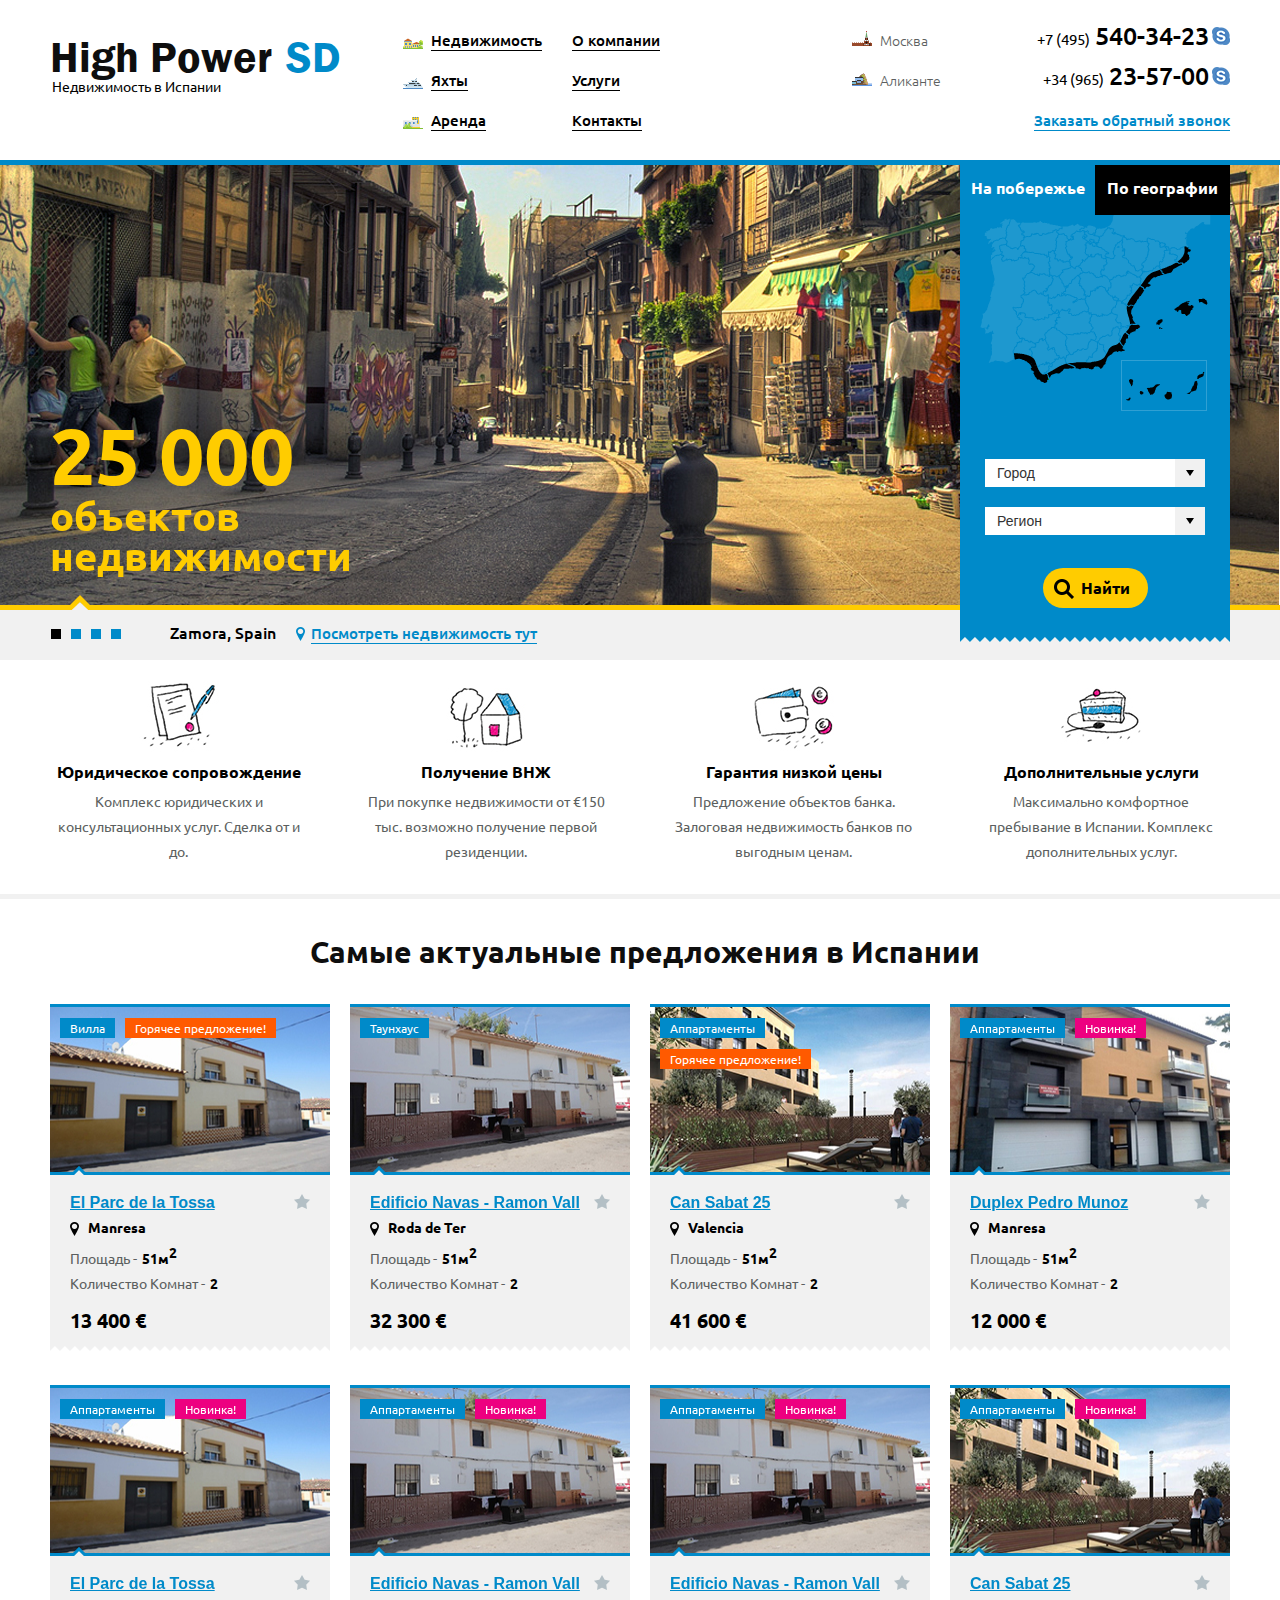
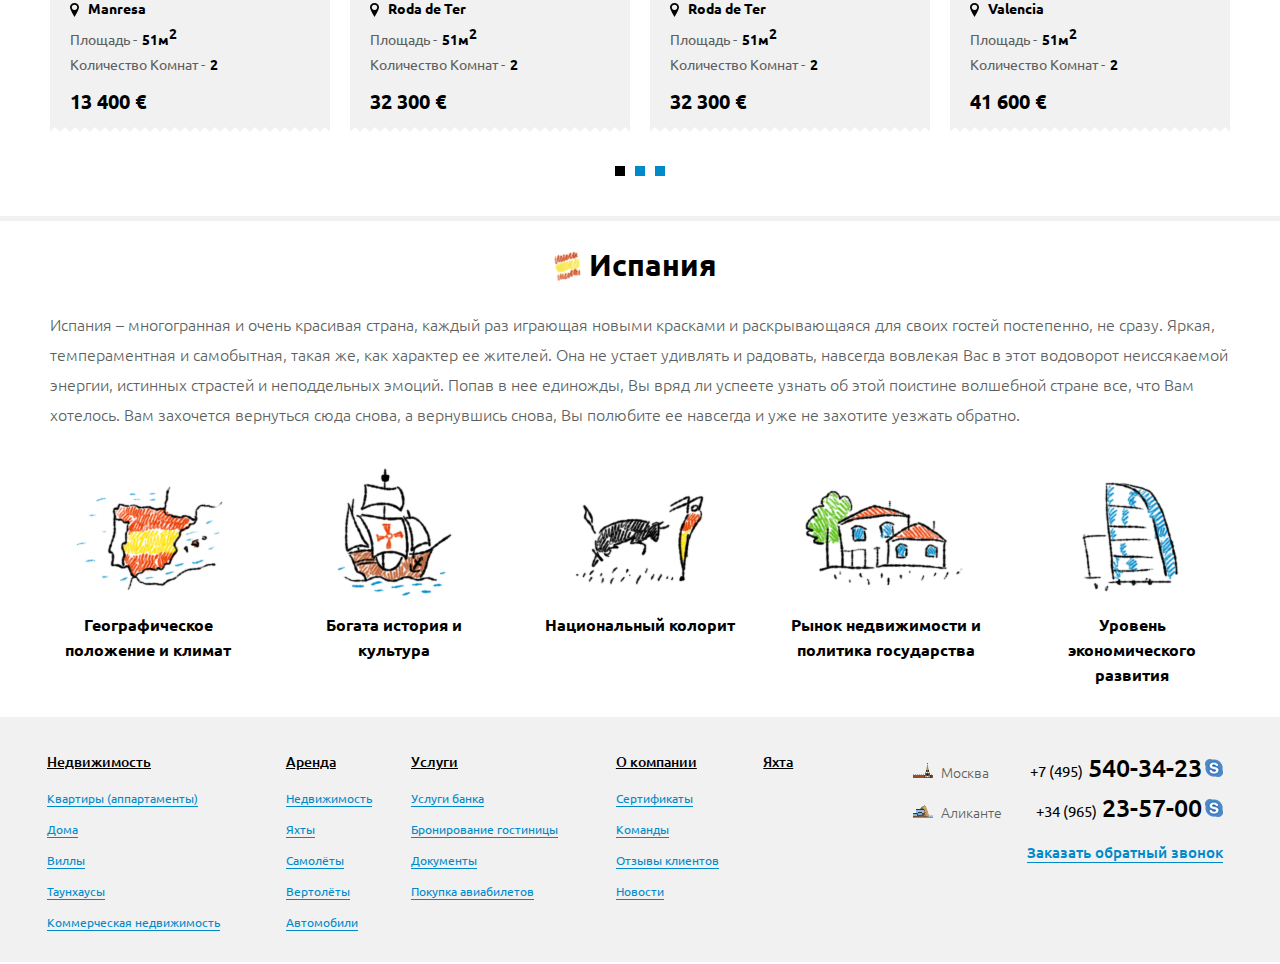
<file: index.html>
<!doctype html>
<head>
  <meta charset="UTF-8">
  <title>High Power</title>
  <script src="http://code.jquery.com/jquery-1.9.1.min.js"></script>
  <script src="/f/js/jquery.slides.min.js"></script>
  <script type="text/javascript" src="/f/js/common.js"></script>
  <script type="text/javascript" src="/f/js/bootstrap.min.js"></script>
  <script type="text/javascript" src="/f/js/bootstrap-select.min.js"></script>
  <link rel="stylesheet" type="text/css" href="/f/css/bootstrap.min.css" />
  <link rel="stylesheet" type="text/css" href="/f/css/bootstrap-select.min.css" />
  <link rel="stylesheet" type="text/css" href="/f/css/main.css" />

  <link href='http://fonts.googleapis.com/css?family=PT+Sans+Caption' rel='stylesheet' type='text/css'>
  <link href='http://fonts.googleapis.com/css?family=Ubuntu:400,500,600,300,700,300italic,700italic&subset=latin,cyrillic' rel='stylesheet' type='text/css'>
  <script src="/f/js/jquery-ui.js"></script>
</head>
<body>
  <header class="b-header">
    <div class="b-header__content">
      <h1 class="b-logo">
        <a href="/">
          High Power
          <span class="b-logo__char">SD</span>
          <span class="b-logo__text">Недвижимость в Испании</span>
        </a>
      </h1>
      <ul class="b-main-menu">
        <li class="b-main-menu__item">
          <div class="iconize-realty"></div>
          <a href="#" class="b-link">Недвижимость</a>
        </li>
        <li class="b-main-menu__item">
          <div class="iconize-boat"></div>
          <a href="#" class="b-link">Яхты</a>
        </li>
        <li class="b-main-menu__item">
          <div class="iconize-lease"></div>
          <a href="#" class="b-link">Аренда</a>
        </li>
        <li class="b-main-menu__item">
          <a href="#" class="b-link">О компании</a>
        </li>
        <li class="b-main-menu__item">
          <a href="#" class="b-link">Услуги</a>
        </li>
        <li class="b-main-menu__item">
          <a href="#" class="b-link">Контакты</a>
        </li>
      </ul>
      <div class="b-contacts b-contacts_header">
        <div class="b-contacts__item">
          <p class="b-contacts__city">
            <span class="iconize-moscow"></span>
            <span class="b-contacts__city-text">Москва</span>
          </p>
          <p class="b-contacts__phone">
            <span class="b-contacts__phone-small">+7 (495)</span>540-34-23
            <span class="iconize-skype"></span>
          </p>
        </div>
        <div class="b-contacts__item">
          <p class="b-contacts__city">
            <span class="iconize-alicante"></span>
            <span class="b-contacts__city-text">Аликанте</span>
          </p>
          <p class="b-contacts__phone">
            <span class="b-contacts__phone-small">+34 (965)</span>23-57-00
            <span class="iconize-skype"></span>
          </p>
        </div>
        <div class="b-contacts__callback">
          <a href="#" class="b-link">Заказать обратный звонок</a>
        </div>
      </div>
    </div>
  </header>
  <div id="popup-credit" style="display:none;">
    <form action="." method="post" id="mail_form" class="b-forma">
      <a href="#" class="b-forma_close cancelComment" id="toggler"></a>
      <p class="b-forma__head" id="demo-link">Заказать</br>обратный звонок</p>
      <p class="b-forma__title">Имя</p>
      <input class="b-forma__input" type="text" size="25" name="name" id="name" value=" ">
      <p class="b-forma__title">Телефон</p>
      <input class="b-forma__input" type="text" size="25" name="tel" id="tel" value=" ">
      <p class="b-forma__title">Комментарии к звонку</p>
      <textarea class="b-forma__input b-forma__comments" cols="30" rows="5" name="text" id="text" value="Темы и время звонка"></textarea>
      <input class="b-forma__submit yellow-btn" type="submit" name="submit" id="submit" value="Отправить">
    </form>
  </div>
  <div class="b-slider">
    <ul id="slides" class="b-slider__central">
      <li>
        <img src="f/img/7.jpg">
      </li>
      <li>
        <img src="f/img/7.jpg">
      </li>
      <li>
        <img src="f/img/7.jpg">
      </li>
      <li>
        <img src="f/img/7.jpg">
      </li>
    </ul>
    <div class="b-slider__text">25 000 <p>объектов недвижимости</p></div>
    <div class="b-filter">
      <div id="wrapper" class="tab1">
        <a href="#" id="win_a" class="tab1">
          <span class="wrapper_a">На побережье</span>
        </a><a href="#" id="win_a" class="tab2">
          <span class="wrapper_a">По географии</span>
        </a>
        <div class="div_none tab1 b-tab__coast">
          <p class="b-coast__img"></p>
          <div class="b-filter__control">
            <select class="b-filter__select b-filter__select_1 b-select-input" multiple  title="Город">
              <option>Галисия</option>
              <option>Астурия</option>
              <option>Арагон</option>
            </select>
            <select class="b-filter__select b-filter__select_2 b-select-input" multiple title="Регион">
              <option>Галисия</option>
              <option>Астурия</option>
              <option>Арагон</option>
            </select>
            <div class="b-coast__button" style="clear: both;">
              <button class="yellow-btn"><span class="iconize-search"></span>Найти</button>
            </div>
          </div>
        </div>
        <div class="div_none tab2 b-tab__geography">dsfsdfdsfsdfdsf</div>
      </div>
      <div class="b-coast__border_bottom"></div>
    </div>
    <div class="b-slider__border_bottom"></div>
    <div class="b-slider__info">
      <p class="b-info__city">Zamora, Spain</p><a href="#" class="b-info__see b-iconized-link"><span class="iconize-marker"></span><span class="b-link">Посмотреть недвижимость тут</span></a>
    </div>
  </div>
  <div class="b-content b-content_full">
    <div class="b-services b-enum b-enum_inline_4">
      <div class="b-enum__item">
        <img src="/f/img/img-5.jpg" alt="" class="b-enum__img">
        <p class="b-enum__title">Юридическое сопровождение</p>
        <p class="b-enum__text">Комплекс юридических и консультационных услуг. Сделка от и до.</p>
      </div><div class="b-enum__item">
        <img src="/f/img/img-6.jpg" alt="" class="b-enum__img">
        <p class="b-enum__title">Получение ВНЖ</p>
        <p class="b-enum__text">При покупке недвижимости от &euro;150 тыс. возможно получение первой резиденции.</p>
      </div><div class="b-enum__item">
        <img src="/f/img/img-7.jpg" alt="" class="b-enum__img">
        <p class="b-enum__title">Гарантия низкой цены</p>
        <p class="b-enum__text">Предложение объектов банка. Залоговая недвижимость банков по выгодным ценам.</p>
      </div><div class="b-enum__item">
        <img src="/f/img/img-8.jpg" alt="" class="b-enum__img">
        <p class="b-enum__title">Дополнительные услуги</p>
        <p class="b-enum__text">Максимально комфортное пребывание в Испании. Комплекс дополнительных услуг.</p>
      </div>
    </div>
  </div>
  <div class="b_offer b-offer">
    <p class="b-offer__header b_offer_h2">Самые актуальные предложения в Испании</p>
    <div class="b-offer__container  container1">
      <ul id="offer">
        <li>
          <div class="b-goods ">
            <div class="b-goods__picture ">
              <img src="/f/img/2.jpg" class="b-picture__img">
              <div class="b-tags">
                <p class="b-tag b-tag_apartments">Вилла</p><p class="b-tag b-tag_hot">Горячее предложение!</p>
              </div>
              <div class="b-picture__more"><span class="yellow-btn yellow-btn_passive">Подробнее</span></div>
              <span class="b-picture__fon"></span>
              <b class="b-subblocks__tick"></b>
            </div>
            <div class="b-goods__description">
              <div class="b-goods__header">El Parc de la Tossa
                <b class="b-header__fav" onclick="this.className = (this.className == 'b-header__fav' ? 'b-header__fav_active' : 'b-header__fav')"></b>
              </div>
              <div class="b-goods__city"><b class="b-goods__city_img"></b>Manresa</div>
              <div class="b-goods__subtext">Площадь -
                <span>51м<b>2</b>
                </span>
              </div>
              <div class="b-goods__subtext">Количество Комнат -
                <span>2</span>
              </div>
              <div class="b-goods__price">13 400 &#8364;</div>
            </div>
            <div class="b-goods__border"></div>
          </div><div class="b-goods ">
            <div class="b-goods__picture ">
              <img src="/f/img/1.jpg" class="b-picture__img">
              <div class="b-tags">
                <p class="b-tag b-tag_apartments">Таунхаус</p>
              </div>
              <div class="b-picture__more"><span class="yellow-btn yellow-btn_passive">Подробнее</span></div>
              <span class="b-picture__fon"></span>
              <b class="b-subblocks__tick"></b>
            </div>
            <div class="b-goods__description">
              <div class="b-goods__header">Edificio Navas - Ramon Vall
                <b class="b-header__fav" onclick="this.className = (this.className == 'b-header__fav' ? 'b-header__fav_active' : 'b-header__fav')"></b>
              </div>
              <div class="b-goods__city"><b class="b-goods__city_img"></b>Roda de Ter</div>
              <div class="b-goods__subtext">Площадь -
                <span>51м<b>2</b>
                </span>
              </div>
              <div class="b-goods__subtext">Количество Комнат -
                <span>2</span>
              </div>
              <div class="b-goods__price">32 300 &#8364;</div>
            </div>
            <div class="b-goods__border"></div>
          </div><div class="b-goods ">
            <div class="b-goods__picture ">
              <img src="/f/img/4.jpg" class="b-picture__img">
              <div class="b-tags">
                <p class="b-tag b-tag_apartments">Аппартаменты</p><p class="b-tag b-tag_hot">Горячее предложение!</p>
              </div>
              <div class="b-picture__more"><span class="yellow-btn yellow-btn_passive">Подробнее</span></div>
              <span class="b-picture__fon"></span>
              <b class="b-subblocks__tick"></b>
            </div>
            <div class="b-goods__description">
              <div class="b-goods__header">Can Sabat 25
                <b class="b-header__fav" onclick="this.className = (this.className == 'b-header__fav' ? 'b-header__fav_active' : 'b-header__fav')"></b>
              </div>
              <div class="b-goods__city"><b class="b-goods__city_img"></b>Valencia</div>
              <div class="b-goods__subtext">Площадь -
                <span>51м<b>2</b>
                </span>
              </div>
              <div class="b-goods__subtext">Количество Комнат -
                <span>2</span>
              </div>
              <div class="b-goods__price">41 600 &#8364;</div>
            </div>
            <div class="b-goods__border"></div>
          </div><div class="b-goods">
            <div class="b-goods__picture">
              <img src="/f/img/3.jpg" class="b-picture__img">
              <div class="b-tags">
                <p class="b-tag b-tag_apartments">Аппартаменты</p><p class="b-tag b-tag_latest">Новинка!</p>
              </div>
              <div class="b-picture__more"><span class="yellow-btn yellow-btn_passive">Подробнее</span></div>
              <span class="b-picture__fon"></span>
              <b class="b-subblocks__tick"></b>
            </div>
            <div class="b-goods__description">
              <div class="b-goods__header">Duplex Pedro Munoz
                <b class="b-header__fav" onclick="this.className = (this.className == 'b-header__fav' ? 'b-header__fav_active' : 'b-header__fav')"></b>
              </div>
              <div class="b-goods__city"><b class="b-goods__city_img"></b>Manresa</div>
              <div class="b-goods__subtext">Площадь -
                <span>51м<b>2</b>
                </span>
              </div>
              <div class="b-goods__subtext">Количество Комнат -
                <span>2</span>
              </div>
              <div class="b-goods__price">12 000 &#8364;</div>
            </div>
            <div class="b-goods__border"></div>
          </div><div class="b-goods ">
            <div class="b-goods__picture ">
              <img src="/f/img/2.jpg" class="b-picture__img">
              <div class="b-tags">
                <p class="b-tag b-tag_apartments">Аппартаменты</p><p class="b-tag b-tag_latest">Новинка!</p>
              </div>
              <div class="b-picture__more"><span class="yellow-btn yellow-btn_passive">Подробнее</span></div>
              <span class="b-picture__fon"></span>
              <b class="b-subblocks__tick"></b>
            </div>
            <div class="b-goods__description">
              <div class="b-goods__header">El Parc de la Tossa
                <b class="b-header__fav" onclick="this.className = (this.className == 'b-header__fav' ? 'b-header__fav_active' : 'b-header__fav')"></b>
              </div>
              <div class="b-goods__city"><b class="b-goods__city_img"></b>Manresa</div>
              <div class="b-goods__subtext">Площадь -
                <span>51м<b>2</b>
                </span>
              </div>
              <div class="b-goods__subtext">Количество Комнат -
                <span>2</span>
              </div>
              <div class="b-goods__price">13 400 &#8364;</div>
            </div>
            <div class="b-goods__border"></div>
          </div><div class="b-goods ">
            <div class="b-goods__picture ">
              <img src="/f/img/1.jpg" class="b-picture__img">
              <div class="b-tags">
                <p class="b-tag b-tag_apartments">Аппартаменты</p><p class="b-tag b-tag_latest">Новинка!</p>
              </div>
              <div class="b-picture__more"><span class="yellow-btn yellow-btn_passive">Подробнее</span></div>
              <span class="b-picture__fon"></span>
              <b class="b-subblocks__tick"></b>
            </div>
            <div class="b-goods__description">
              <div class="b-goods__header">Edificio Navas - Ramon Vall
                <b class="b-header__fav" onclick="this.className = (this.className == 'b-header__fav' ? 'b-header__fav_active' : 'b-header__fav')"></b>
              </div>
              <div class="b-goods__city"><b class="b-goods__city_img"></b>Roda de Ter</div>
              <div class="b-goods__subtext">Площадь -
                <span>51м<b>2</b>
                </span>
              </div>
              <div class="b-goods__subtext">Количество Комнат -
                <span>2</span>
              </div>
              <div class="b-goods__price">32 300 &#8364;</div>
            </div>
            <div class="b-goods__border"></div>
          </div><div class="b-goods ">
            <div class="b-goods__picture ">
              <img src="/f/img/1.jpg" class="b-picture__img">
              <div class="b-tags">
                <p class="b-tag b-tag_apartments">Аппартаменты</p><p class="b-tag b-tag_latest">Новинка!</p>
              </div>
              <div class="b-picture__more"><span class="yellow-btn yellow-btn_passive">Подробнее</span></div>
              <span class="b-picture__fon"></span>
              <b class="b-subblocks__tick"></b>
            </div>
            <div class="b-goods__description">
              <div class="b-goods__header">Edificio Navas - Ramon Vall
                <b class="b-header__fav" onclick="this.className = (this.className == 'b-header__fav' ? 'b-header__fav_active' : 'b-header__fav')"></b>
              </div>
              <div class="b-goods__city"><b class="b-goods__city_img"></b>Roda de Ter</div>
              <div class="b-goods__subtext">Площадь -
                <span>51м<b>2</b>
                </span>
              </div>
              <div class="b-goods__subtext">Количество Комнат -
                <span>2</span>
              </div>
              <div class="b-goods__price">32 300 &#8364;</div>
            </div>
            <div class="b-goods__border"></div>
          </div><div class="b-goods ">
            <div class="b-goods__picture ">
              <img src="/f/img/4.jpg" class="b-picture__img">
              <div class="b-tags">
                <p class="b-tag b-tag_apartments">Аппартаменты</p><p class="b-tag b-tag_latest">Новинка!</p>
              </div>
              <div class="b-picture__more"><span class="yellow-btn yellow-btn_passive">Подробнее</span></div>
              <span class="b-picture__fon"></span>
              <b class="b-subblocks__tick"></b>
            </div>
            <div class="b-goods__description">
              <div class="b-goods__header">Can Sabat 25
                <b class="b-header__fav" onclick="this.className = (this.className == 'b-header__fav' ? 'b-header__fav_active' : 'b-header__fav')"></b>
              </div>
              <div class="b-goods__city"><b class="b-goods__city_img"></b>Valencia</div>
              <div class="b-goods__subtext">Площадь -
                <span>51м<b>2</b>
                </span>
              </div>
              <div class="b-goods__subtext">Количество Комнат -
                <span>2</span>
              </div>
              <div class="b-goods__price">41 600 &#8364;</div>
            </div>
            <div class="b-goods__border"></div>
          </div>
        </li> 
        <li>
          <div class="b-goods ">
            <div class="b-goods__picture ">
              <img src="/f/img/2.jpg" class="b-picture__img">
              <div class="b-tags">
                <p class="b-tag b-tag_apartments">Вилла</p><p class="b-tag b-tag_hot">Горячее предложение!</p>
              </div>
              <div class="b-picture__more"><span class="yellow-btn yellow-btn_passive">Подробнее</span></div>
              <span class="b-picture__fon"></span>
              <b class="b-subblocks__tick"></b>
            </div>
            <div class="b-goods__description">
              <div class="b-goods__header">El Parc de la Tossa
                <b class="b-header__fav" onclick="this.className = (this.className == 'b-header__fav' ? 'b-header__fav_active' : 'b-header__fav')"></b>
              </div>
              <div class="b-goods__city"><b class="b-goods__city_img"></b>Manresa</div>
              <div class="b-goods__subtext">Площадь -
                <span>51м<b>2</b>
                </span>
              </div>
              <div class="b-goods__subtext">Количество Комнат -
                <span>2</span>
              </div>
              <div class="b-goods__price">13 400 &#8364;</div>
            </div>
            <div class="b-goods__border"></div>
          </div><div class="b-goods ">
            <div class="b-goods__picture ">
              <img src="/f/img/1.jpg" class="b-picture__img">
              <div class="b-tags">
                <p class="b-tag b-tag_apartments">Таунхаус</p>
              </div>
              <div class="b-picture__more"><span class="yellow-btn yellow-btn_passive">Подробнее</span></div>
              <span class="b-picture__fon"></span>
              <b class="b-subblocks__tick"></b>
            </div>
            <div class="b-goods__description">
              <div class="b-goods__header">Edificio Navas - Ramon Vall
                <b class="b-header__fav" onclick="this.className = (this.className == 'b-header__fav' ? 'b-header__fav_active' : 'b-header__fav')"></b>
              </div>
              <div class="b-goods__city"><b class="b-goods__city_img"></b>Roda de Ter</div>
              <div class="b-goods__subtext">Площадь -
                <span>51м<b>2</b>
                </span>
              </div>
              <div class="b-goods__subtext">Количество Комнат -
                <span>2</span>
              </div>
              <div class="b-goods__price">32 300 &#8364;</div>
            </div>
            <div class="b-goods__border"></div>
          </div><div class="b-goods ">
            <div class="b-goods__picture ">
              <img src="/f/img/4.jpg" class="b-picture__img">
              <div class="b-tags">
                <p class="b-tag b-tag_apartments">Аппартаменты</p><p class="b-tag b-tag_hot">Горячее предложение!</p>
              </div>
              <div class="b-picture__more"><span class="yellow-btn yellow-btn_passive">Подробнее</span></div>
              <span class="b-picture__fon"></span>
              <b class="b-subblocks__tick"></b>
            </div>
            <div class="b-goods__description">
              <div class="b-goods__header">Can Sabat 25
                <b class="b-header__fav" onclick="this.className = (this.className == 'b-header__fav' ? 'b-header__fav_active' : 'b-header__fav')"></b>
              </div>
              <div class="b-goods__city"><b class="b-goods__city_img"></b>Valencia</div>
              <div class="b-goods__subtext">Площадь -
                <span>51м<b>2</b>
                </span>
              </div>
              <div class="b-goods__subtext">Количество Комнат -
                <span>2</span>
              </div>
              <div class="b-goods__price">41 600 &#8364;</div>
            </div>
            <div class="b-goods__border"></div>
          </div><div class="b-goods">
            <div class="b-goods__picture">
              <img src="/f/img/3.jpg" class="b-picture__img">
              <div class="b-tags">
                <p class="b-tag b-tag_apartments">Аппартаменты</p><p class="b-tag b-tag_latest">Новинка!</p>
              </div>
              <div class="b-picture__more"><span class="yellow-btn yellow-btn_passive">Подробнее</span></div>
              <span class="b-picture__fon"></span>
              <b class="b-subblocks__tick"></b>
            </div>
            <div class="b-goods__description">
              <div class="b-goods__header">Duplex Pedro Munoz
                <b class="b-header__fav" onclick="this.className = (this.className == 'b-header__fav' ? 'b-header__fav_active' : 'b-header__fav')"></b>
              </div>
              <div class="b-goods__city"><b class="b-goods__city_img"></b>Manresa</div>
              <div class="b-goods__subtext">Площадь -
                <span>51м<b>2</b>
                </span>
              </div>
              <div class="b-goods__subtext">Количество Комнат -
                <span>2</span>
              </div>
              <div class="b-goods__price">12 000 &#8364;</div>
            </div>
            <div class="b-goods__border"></div>
          </div><div class="b-goods ">
            <div class="b-goods__picture ">
              <img src="/f/img/2.jpg" class="b-picture__img">
              <div class="b-tags">
                <p class="b-tag b-tag_apartments">Аппартаменты</p><p class="b-tag b-tag_latest">Новинка!</p>
              </div>
              <div class="b-picture__more"><span class="yellow-btn yellow-btn_passive">Подробнее</span></div>
              <span class="b-picture__fon"></span>
              <b class="b-subblocks__tick"></b>
            </div>
            <div class="b-goods__description">
              <div class="b-goods__header">El Parc de la Tossa
                <b class="b-header__fav" onclick="this.className = (this.className == 'b-header__fav' ? 'b-header__fav_active' : 'b-header__fav')"></b>
              </div>
              <div class="b-goods__city"><b class="b-goods__city_img"></b>Manresa</div>
              <div class="b-goods__subtext">Площадь -
                <span>51м<b>2</b>
                </span>
              </div>
              <div class="b-goods__subtext">Количество Комнат -
                <span>2</span>
              </div>
              <div class="b-goods__price">13 400 &#8364;</div>
            </div>
            <div class="b-goods__border"></div>
          </div><div class="b-goods ">
            <div class="b-goods__picture ">
              <img src="/f/img/1.jpg" class="b-picture__img">
              <div class="b-tags">
                <p class="b-tag b-tag_apartments">Аппартаменты</p><p class="b-tag b-tag_latest">Новинка!</p>
              </div>
              <div class="b-picture__more"><span class="yellow-btn yellow-btn_passive">Подробнее</span></div>
              <span class="b-picture__fon"></span>
              <b class="b-subblocks__tick"></b>
            </div>
            <div class="b-goods__description">
              <div class="b-goods__header">Edificio Navas - Ramon Vall
                <b class="b-header__fav" onclick="this.className = (this.className == 'b-header__fav' ? 'b-header__fav_active' : 'b-header__fav')"></b>
              </div>
              <div class="b-goods__city"><b class="b-goods__city_img"></b>Roda de Ter</div>
              <div class="b-goods__subtext">Площадь -
                <span>51м<b>2</b>
                </span>
              </div>
              <div class="b-goods__subtext">Количество Комнат -
                <span>2</span>
              </div>
              <div class="b-goods__price">32 300 &#8364;</div>
            </div>
            <div class="b-goods__border"></div>
          </div><div class="b-goods ">
            <div class="b-goods__picture ">
              <img src="/f/img/1.jpg" class="b-picture__img">
              <div class="b-tags">
                <p class="b-tag b-tag_apartments">Аппартаменты</p><p class="b-tag b-tag_latest">Новинка!</p>
              </div>
              <div class="b-picture__more"><span class="yellow-btn yellow-btn_passive">Подробнее</span></div>
              <span class="b-picture__fon"></span>
              <b class="b-subblocks__tick"></b>
            </div>
            <div class="b-goods__description">
              <div class="b-goods__header">Edificio Navas - Ramon Vall
                <b class="b-header__fav" onclick="this.className = (this.className == 'b-header__fav' ? 'b-header__fav_active' : 'b-header__fav')"></b>
              </div>
              <div class="b-goods__city"><b class="b-goods__city_img"></b>Roda de Ter</div>
              <div class="b-goods__subtext">Площадь -
                <span>51м<b>2</b>
                </span>
              </div>
              <div class="b-goods__subtext">Количество Комнат -
                <span>2</span>
              </div>
              <div class="b-goods__price">32 300 &#8364;</div>
            </div>
            <div class="b-goods__border"></div>
          </div><div class="b-goods ">
            <div class="b-goods__picture ">
              <img src="/f/img/4.jpg" class="b-picture__img">
              <div class="b-tags">
                <p class="b-tag b-tag_apartments">Аппартаменты</p><p class="b-tag b-tag_latest">Новинка!</p>
              </div>
              <div class="b-picture__more"><span class="yellow-btn yellow-btn_passive">Подробнее</span></div>
              <span class="b-picture__fon"></span>
              <b class="b-subblocks__tick"></b>
            </div>
            <div class="b-goods__description">
              <div class="b-goods__header">Can Sabat 25
                <b class="b-header__fav" onclick="this.className = (this.className == 'b-header__fav' ? 'b-header__fav_active' : 'b-header__fav')"></b>
              </div>
              <div class="b-goods__city"><b class="b-goods__city_img"></b>Valencia</div>
              <div class="b-goods__subtext">Площадь -
                <span>51м<b>2</b>
                </span>
              </div>
              <div class="b-goods__subtext">Количество Комнат -
                <span>2</span>
              </div>
              <div class="b-goods__price">41 600 &#8364;</div>
            </div>
            <div class="b-goods__border"></div>
          </div>
        </li> 
        <li>
          <div class="b-goods ">
            <div class="b-goods__picture ">
              <img src="/f/img/2.jpg" class="b-picture__img">
              <div class="b-tags">
                <p class="b-tag b-tag_apartments">Вилла</p><p class="b-tag b-tag_hot">Горячее предложение!</p>
              </div>
              <div class="b-picture__more"><span class="yellow-btn yellow-btn_passive">Подробнее</span></div>
              <span class="b-picture__fon"></span>
              <b class="b-subblocks__tick"></b>
            </div>
            <div class="b-goods__description">
              <div class="b-goods__header">El Parc de la Tossa
                <b class="b-header__fav" onclick="this.className = (this.className == 'b-header__fav' ? 'b-header__fav_active' : 'b-header__fav')"></b>
              </div>
              <div class="b-goods__city"><b class="b-goods__city_img"></b>Manresa</div>
              <div class="b-goods__subtext">Площадь -
                <span>51м<b>2</b>
                </span>
              </div>
              <div class="b-goods__subtext">Количество Комнат -
                <span>2</span>
              </div>
              <div class="b-goods__price">13 400 &#8364;</div>
            </div>
            <div class="b-goods__border"></div>
          </div><div class="b-goods ">
            <div class="b-goods__picture ">
              <img src="/f/img/1.jpg" class="b-picture__img">
              <div class="b-tags">
                <p class="b-tag b-tag_apartments">Таунхаус</p>
              </div>
              <div class="b-picture__more"><span class="yellow-btn yellow-btn_passive">Подробнее</span></div>
              <span class="b-picture__fon"></span>
              <b class="b-subblocks__tick"></b>
            </div>
            <div class="b-goods__description">
              <div class="b-goods__header">Edificio Navas - Ramon Vall
                <b class="b-header__fav" onclick="this.className = (this.className == 'b-header__fav' ? 'b-header__fav_active' : 'b-header__fav')"></b>
              </div>
              <div class="b-goods__city"><b class="b-goods__city_img"></b>Roda de Ter</div>
              <div class="b-goods__subtext">Площадь -
                <span>51м<b>2</b>
                </span>
              </div>
              <div class="b-goods__subtext">Количество Комнат -
                <span>2</span>
              </div>
              <div class="b-goods__price">32 300 &#8364;</div>
            </div>
            <div class="b-goods__border"></div>
          </div><div class="b-goods ">
            <div class="b-goods__picture ">
              <img src="/f/img/4.jpg" class="b-picture__img">
              <div class="b-tags">
                <p class="b-tag b-tag_apartments">Аппартаменты</p><p class="b-tag b-tag_hot">Горячее предложение!</p>
              </div>
              <div class="b-picture__more"><span class="yellow-btn yellow-btn_passive">Подробнее</span></div>
              <span class="b-picture__fon"></span>
              <b class="b-subblocks__tick"></b>
            </div>
            <div class="b-goods__description">
              <div class="b-goods__header">Can Sabat 25
                <b class="b-header__fav" onclick="this.className = (this.className == 'b-header__fav' ? 'b-header__fav_active' : 'b-header__fav')"></b>
              </div>
              <div class="b-goods__city"><b class="b-goods__city_img"></b>Valencia</div>
              <div class="b-goods__subtext">Площадь -
                <span>51м<b>2</b>
                </span>
              </div>
              <div class="b-goods__subtext">Количество Комнат -
                <span>2</span>
              </div>
              <div class="b-goods__price">41 600 &#8364;</div>
            </div>
            <div class="b-goods__border"></div>
          </div><div class="b-goods">
            <div class="b-goods__picture">
              <img src="/f/img/3.jpg" class="b-picture__img">
              <div class="b-tags">
                <p class="b-tag b-tag_apartments">Аппартаменты</p><p class="b-tag b-tag_latest">Новинка!</p>
              </div>
              <div class="b-picture__more"><span class="yellow-btn yellow-btn_passive">Подробнее</span></div>
              <span class="b-picture__fon"></span>
              <b class="b-subblocks__tick"></b>
            </div>
            <div class="b-goods__description">
              <div class="b-goods__header">Duplex Pedro Munoz
                <b class="b-header__fav" onclick="this.className = (this.className == 'b-header__fav' ? 'b-header__fav_active' : 'b-header__fav')"></b>
              </div>
              <div class="b-goods__city"><b class="b-goods__city_img"></b>Manresa</div>
              <div class="b-goods__subtext">Площадь -
                <span>51м<b>2</b>
                </span>
              </div>
              <div class="b-goods__subtext">Количество Комнат -
                <span>2</span>
              </div>
              <div class="b-goods__price">12 000 &#8364;</div>
            </div>
            <div class="b-goods__border"></div>
          </div><div class="b-goods ">
            <div class="b-goods__picture ">
              <img src="/f/img/2.jpg" class="b-picture__img">
              <div class="b-tags">
                <p class="b-tag b-tag_apartments">Аппартаменты</p><p class="b-tag b-tag_latest">Новинка!</p>
              </div>
              <div class="b-picture__more"><span class="yellow-btn yellow-btn_passive">Подробнее</span></div>
              <span class="b-picture__fon"></span>
              <b class="b-subblocks__tick"></b>
            </div>
            <div class="b-goods__description">
              <div class="b-goods__header">El Parc de la Tossa
                <b class="b-header__fav" onclick="this.className = (this.className == 'b-header__fav' ? 'b-header__fav_active' : 'b-header__fav')"></b>
              </div>
              <div class="b-goods__city"><b class="b-goods__city_img"></b>Manresa</div>
              <div class="b-goods__subtext">Площадь -
                <span>51м<b>2</b>
                </span>
              </div>
              <div class="b-goods__subtext">Количество Комнат -
                <span>2</span>
              </div>
              <div class="b-goods__price">13 400 &#8364;</div>
            </div>
            <div class="b-goods__border"></div>
          </div><div class="b-goods ">
            <div class="b-goods__picture ">
              <img src="/f/img/1.jpg" class="b-picture__img">
              <div class="b-tags">
                <p class="b-tag b-tag_apartments">Аппартаменты</p><p class="b-tag b-tag_latest">Новинка!</p>
              </div>
              <div class="b-picture__more"><span class="yellow-btn yellow-btn_passive">Подробнее</span></div>
              <span class="b-picture__fon"></span>
              <b class="b-subblocks__tick"></b>
            </div>
            <div class="b-goods__description">
              <div class="b-goods__header">Edificio Navas - Ramon Vall
                <b class="b-header__fav" onclick="this.className = (this.className == 'b-header__fav' ? 'b-header__fav_active' : 'b-header__fav')"></b>
              </div>
              <div class="b-goods__city"><b class="b-goods__city_img"></b>Roda de Ter</div>
              <div class="b-goods__subtext">Площадь -
                <span>51м<b>2</b>
                </span>
              </div>
              <div class="b-goods__subtext">Количество Комнат -
                <span>2</span>
              </div>
              <div class="b-goods__price">32 300 &#8364;</div>
            </div>
            <div class="b-goods__border"></div>
          </div><div class="b-goods ">
            <div class="b-goods__picture ">
              <img src="/f/img/1.jpg" class="b-picture__img">
              <div class="b-tags">
                <p class="b-tag b-tag_apartments">Аппартаменты</p><p class="b-tag b-tag_latest">Новинка!</p>
              </div>
              <div class="b-picture__more"><span class="yellow-btn yellow-btn_passive">Подробнее</span></div>
              <span class="b-picture__fon"></span>
              <b class="b-subblocks__tick"></b>
            </div>
            <div class="b-goods__description">
              <div class="b-goods__header">Edificio Navas - Ramon Vall
                <b class="b-header__fav" onclick="this.className = (this.className == 'b-header__fav' ? 'b-header__fav_active' : 'b-header__fav')"></b>
              </div>
              <div class="b-goods__city"><b class="b-goods__city_img"></b>Roda de Ter</div>
              <div class="b-goods__subtext">Площадь -
                <span>51м<b>2</b>
                </span>
              </div>
              <div class="b-goods__subtext">Количество Комнат -
                <span>2</span>
              </div>
              <div class="b-goods__price">32 300 &#8364;</div>
            </div>
            <div class="b-goods__border"></div>
          </div><div class="b-goods ">
            <div class="b-goods__picture ">
              <img src="/f/img/4.jpg" class="b-picture__img">
              <div class="b-tags">
                <p class="b-tag b-tag_apartments">Аппартаменты</p><p class="b-tag b-tag_latest">Новинка!</p>
              </div>
              <div class="b-picture__more"><span class="yellow-btn yellow-btn_passive">Подробнее</span></div>
              <span class="b-picture__fon"></span>
              <b class="b-subblocks__tick"></b>
            </div>
            <div class="b-goods__description">
              <div class="b-goods__header">Can Sabat 25
                <b class="b-header__fav" onclick="this.className = (this.className == 'b-header__fav' ? 'b-header__fav_active' : 'b-header__fav')"></b>
              </div>
              <div class="b-goods__city"><b class="b-goods__city_img"></b>Valencia</div>
              <div class="b-goods__subtext">Площадь -
                <span>51м<b>2</b>
                </span>
              </div>
              <div class="b-goods__subtext">Количество Комнат -
                <span>2</span>
              </div>
              <div class="b-goods__price">41 600 &#8364;</div>
            </div>
            <div class="b-goods__border"></div>
          </div>
        </li> 
      </ul>
    </div>
  </div>
  <section class="b-spain">
    <p class="b-spain__title"><span class="iconize-spain"></span>Испания</p>
    <p class="b-spain__text">Испания – многогранная и очень красивая страна, каждый раз играющая новыми красками и раскрывающаяся для своих гостей постепенно, не сразу. Яркая, темпераментная и самобытная, такая же, как характер ее жителей. Она не устает удивлять и радовать, навсегда вовлекая Вас в этот водоворот неиссякаемой энергии, истинных страстей и неподдельных эмоций. Попав в нее единожды, Вы вряд ли успеете узнать об этой поистине волшебной стране все, что Вам хотелось. Вам захочется вернуться сюда снова, а вернувшись снова, Вы полюбите ее навсегда и уже не захотите уезжать обратно.</p>
    <section class="b-enum b-enum_inline_5">
      <div class="b-enum__item">
        <img src="/f/img/img-10.jpg" alt="" class="b-enum__img">
        <h3 class="b-enum__title">Географическое положение и климат</h3>
      </div><div class="b-enum__item">
        <img src="/f/img/img-11.jpg" alt="" class="b-enum__img">
        <h3 class="b-enum__title">Богата история и культура</h3>
      </div><div class="b-enum__item">
        <img src="/f/img/img-12.jpg" alt="" class="b-enum__img">
        <h3 class="b-enum__title">Национальный колорит</h3>
      </div><div class="b-enum__item">
        <img src="/f/img/img-13.jpg" alt="" class="b-enum__img">
        <h3 class="b-enum__title">Рынок недвижимости и политика государства</h3>
      </div><div class="b-enum__item">
        <img src="/f/img/img-14.jpg" alt="" class="b-enum__img">
        <h3 class="b-enum__title">Уровень экономического развития</h3>
      </div>
    </section>
  </section>
  <footer class="b-footer">
    <div class="b-footer__table">
      <div class="b-footer__row">
        <div class="b-footer__cell">
          <p class="b-footer__title">Недвижимость</p>
          <ul class="b-footer-menu">
            <li class="b-footer-menu__item"><a href="#" class="b-link">Квартиры (аппартаменты)</a>
            </li>
            <li class="b-footer-menu__item"><a href="#" class="b-link">Дома</a>
            </li>
            <li class="b-footer-menu__item"><a href="#" class="b-link">Виллы</a>
            </li>
            <li class="b-footer-menu__item"><a href="#" class="b-link">Таунхаусы</a>
            </li>
            <li class="b-footer-menu__item"><a href="#" class="b-link">Коммерческая недвижимость</a>
            </li>
          </ul>
        </div>
        <div class="b-footer__cell">
          <p class="b-footer__title">Аренда</p>
          <ul class="b-footer-menu">
            <li class="b-footer-menu__item"><a href="#" class="b-link">Недвижимость</a>
            </li>
            <li class="b-footer-menu__item"><a href="#" class="b-link">Яхты</a>
            </li>
            <li class="b-footer-menu__item"><a href="#" class="b-link">Самолёты</a>
            </li>
            <li class="b-footer-menu__item"><a href="#" class="b-link">Вертолёты</a>
            </li>
            <li class="b-footer-menu__item"><a href="#" class="b-link">Автомобили</a>
            </li>
          </ul>
        </div>
        <div class="b-footer__cell">
          <p class="b-footer__title">Услуги</p>
          <ul class="b-footer-menu">
            <li class="b-footer-menu__item"><a href="#" class="b-link">Услуги банка</a>
            </li>
            <li class="b-footer-menu__item"><a href="#" class="b-link">Бронирование гостиницы</a>
            </li>
            <li class="b-footer-menu__item"><a href="#" class="b-link">Документы</a>
            </li>
            <li class="b-footer-menu__item"><a href="#" class="b-link">Покупка авиабилетов</a>
            </li>
          </ul>
        </div>
        <div class="b-footer__cell">
          <p class="b-footer__title">О компании</p>
          <ul class="b-footer-menu">
            <li class="b-footer-menu__item"><a href="#" class="b-link">Сертификаты</a>
            </li>
            <li class="b-footer-menu__item"><a href="#" class="b-link">Команды</a>
            </li>
            <li class="b-footer-menu__item"><a href="#" class="b-link">Отзывы клиентов</a>
            </li>
            <li class="b-footer-menu__item"><a href="#" class="b-link">Новости</a>
            </li>
          </ul>
        </div>
        <div class="b-footer__cell">
          <p class="b-footer__title">Яхта</p>
        </div>
        <div class="b-footer__cell">
          <div class="b-contacts b-contacts_footer">
            <div class="b-contacts__item">
              <p class="b-contacts__city">
                <span class="iconize-moscow"></span>
                <span class="b-contacts__city-text">Москва</span>
              </p><p class="b-contacts__phone">
                <span class="b-contacts__phone-small">+7 (495)</span>540-34-23
                <span class="iconize-skype"></span>
              </p>
            </div>
            <div class="b-contacts__item">
              <p class="b-contacts__city">
                <span class="iconize-alicante"></span>
                <span class="b-contacts__city-text">Аликанте</span>
              </p><p class="b-contacts__phone">
                <span class="b-contacts__phone-small">+34 (965)</span>23-57-00
                <span class="iconize-skype"></span>
              </p>
            </div>
            <div class="b-contacts__callback">
              <a href="#" class="b-link">Заказать обратный звонок</a>
            </div>
           </div>
        </div>
      </div>
    </div>
  </footer>

  <script>
  $('#wrapper a').click(function() {
    if ($(this).attr('class') != $('#wrapper').attr('class')) {
      $('#wrapper').attr('class', $(this).attr('class'));
    }
  });
  </script>
</body>
</html>
</file>
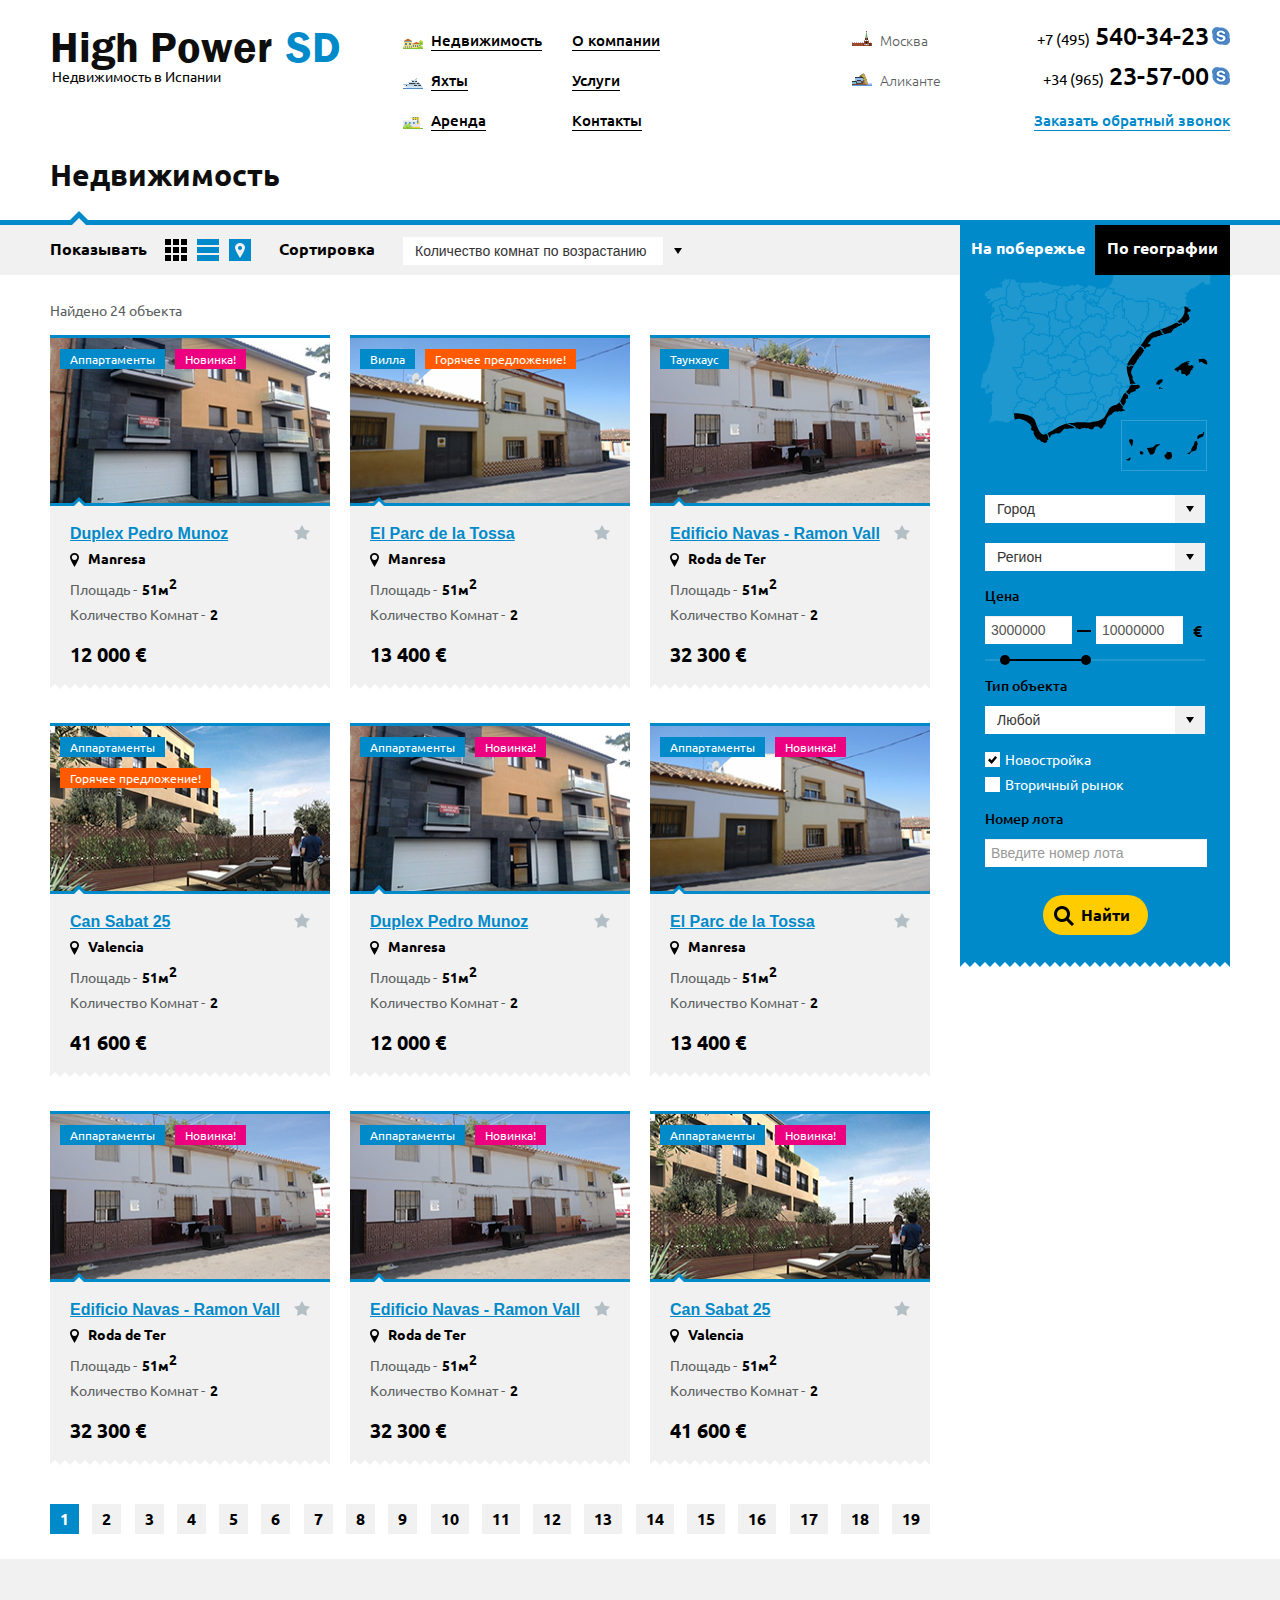
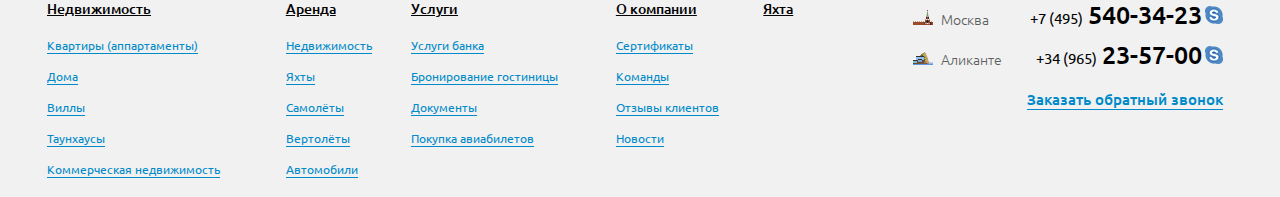
<file: index2.html>
<!doctype html>
<head>
  <meta charset="UTF-8">
  <title>High Power</title>
  <script src="http://code.jquery.com/jquery-1.9.1.min.js"></script>
  <script src="/f/js/jquery.slides.min.js"></script>
  <script type="text/javascript" src="/f/js/common.js"></script>
  <script type="text/javascript" src="/f/js/bootstrap.min.js"></script>
  <script type="text/javascript" src="/f/js/bootstrap-select.min.js"></script>
  <script src="/f/js/jquery-ui.js"></script>
  <link rel="stylesheet" type="text/css" href="/f/css/bootstrap.min.css" />
  <link rel="stylesheet" type="text/css" href="/f/css/bootstrap-select.min.css" />
  <link rel="stylesheet" type="text/css" href="/f/css/jquery-ui.css" />
  <link rel="stylesheet" type="text/css" href="/f/css/main.css" />
  <link href='http://fonts.googleapis.com/css?family=PT+Sans+Caption' rel='stylesheet' type='text/css'>
  <link href='http://fonts.googleapis.com/css?family=Ubuntu:400,500,300,700,300italic,700italic&subset=latin,cyrillic' rel='stylesheet' type='text/css'>
</head>
<body>
  <header class="b-header">
    <div class="b-header__content">
      <a href="/">
        <p class="b-logo">
          High Power
          <span class="b-logo__char">SD</span>
          <span class="b-logo__text">Недвижимость в Испании</span>
        </p>
      </a>
      <ul class="b-main-menu">
        <li class="b-main-menu__item">
          <div class="iconize-realty"></div>
          <a href="#" class="b-link">Недвижимость</a>
        </li>
        <li class="b-main-menu__item">
          <div class="iconize-boat"></div>
          <a href="#" class="b-link">Яхты</a>
        </li>
        <li class="b-main-menu__item">
          <div class="iconize-lease"></div>
          <a href="#" class="b-link">Аренда</a>
        </li>
        <li class="b-main-menu__item">
          <a href="#" class="b-link">О компании</a>
        </li>
        <li class="b-main-menu__item">
          <a href="#" class="b-link">Услуги</a>
        </li>
        <li class="b-main-menu__item">
          <a href="#" class="b-link">Контакты</a>
        </li>
      </ul>
      <div class="b-contacts b-contacts_header">
        <div class="b-contacts__item">
          <p class="b-contacts__city">
            <span class="iconize-moscow"></span>
            <span class="b-contacts__city-text">Москва</span>
          </p>
          <p class="b-contacts__phone">
            <span class="b-contacts__phone-small">+7 (495)</span>540-34-23
            <span class="iconize-skype"></span>
          </p>
        </div>
        <div class="b-contacts__item">
          <p class="b-contacts__city">
            <span class="iconize-alicante"></span>
            <span class="b-contacts__city-text">Аликанте</span>
          </p>
          <p class="b-contacts__phone">
            <span class="b-contacts__phone-small">+34 (965)</span>23-57-00
            <span class="iconize-skype"></span>
          </p>
        </div>
        <div class="b-contacts__callback">
          <a href="#" class="b-link">Заказать обратный звонок</a>
        </div>
      </div>
    </div>
  </header>
  <h1 class="b-main-title b-main-title_arrow_grey">Недвижимость</h1>
  <section class="b-main">
    <div class="b-control">
      <div class="b-view">
        <span class="b-view__text">Показывать</span>
        <div class="b-view__control">
          <div class="b-view__btn iconize-tiles iconize-tiles_active"></div><a href="/index3.html" class="b-view__btn iconize-list"></a><a href="/index4.html" class="b-view__btn iconize-map"></a>
        </div>
      </div>
      <div class="b-sort">
        <span class="b-sort__text">Сортировка</span>
        <select class="b-sort__select b-select-input">
          <option>Количество комнат по возрастанию</option>
          <option>Количество комнат по убыванию</option>
          <option>Количество комнат по возрастанию</option>
          <option>Количество комнат по убыванию</option>
        </select>
      </div>
    </div>
    <div class="b-content b-content_filter">
      <div class="b-found">Найдено 24 объекта</div>
      <section class="b-goods-enum b-goods-enum_tiles">
        <div class="b-goods">
            <div class="b-goods__picture">
              <img src="/f/img/3.jpg" class="b-picture__img">
              <div class="b-tags">
                <p class="b-tag b-tag_apartments">Аппартаменты</p><p class="b-tag b-tag_latest">Новинка!</p>
              </div>
              <div class="b-picture__more"><span class="yellow-btn yellow-btn_passive">Подробнее</span></div>
              <span class="b-picture__fon"></span>
              <b class="b-subblocks__tick"></b>
            </div>
            <div class="b-goods__description">
              <p class="b-goods__header">Duplex Pedro Munoz
                <b class="b-header__fav" onclick="this.className = (this.className == 'b-header__fav' ? 'b-header__fav_active' : 'b-header__fav')"></b>
              </p>
              <div class="b-goods__city"><b class="b-goods__city_img"></b>Manresa</div>
              <div class="b-goods__subtext">Площадь -
                <span>51м<b>2</b>
                </span>
              </div>
              <div class="b-goods__subtext">Количество Комнат -
                <span>2</span>
              </div>
              <div class="b-goods__price">12 000 &#8364;</div>
            </div>
            <div class="b-goods__border"></div>
          </div><div class="b-goods ">
            <div class="b-goods__picture ">
              <img src="/f/img/2.jpg" class="b-picture__img">
              <div class="b-tags">
                <p class="b-tag b-tag_apartments">Вилла</p><p class="b-tag b-tag_hot">Горячее предложение!</p>
              </div>
              <div class="b-picture__more"><span class="yellow-btn yellow-btn_passive">Подробнее</span></div>
              <span class="b-picture__fon"></span>
              <b class="b-subblocks__tick"></b>
            </div>
            <div class="b-goods__description">
              <p class="b-goods__header">El Parc de la Tossa
                <b class="b-header__fav" onclick="this.className = (this.className == 'b-header__fav' ? 'b-header__fav_active' : 'b-header__fav')"></b>
              </p>
              <div class="b-goods__city"><b class="b-goods__city_img"></b>Manresa</div>
              <div class="b-goods__subtext">Площадь -
                <span>51м<b>2</b>
                </span>
              </div>
              <div class="b-goods__subtext">Количество Комнат -
                <span>2</span>
              </div>
              <div class="b-goods__price">13 400 &#8364;</div>
            </div>
            <div class="b-goods__border"></div>
          </div><div class="b-goods ">
            <div class="b-goods__picture ">
              <img src="/f/img/1.jpg" class="b-picture__img">
              <div class="b-tags">
                <p class="b-tag b-tag_apartments">Таунхаус</p>
              </div>
              <div class="b-picture__more"><span class="yellow-btn yellow-btn_passive">Подробнее</span></div>
              <span class="b-picture__fon"></span>
              <b class="b-subblocks__tick"></b>
            </div>
            <div class="b-goods__description">
              <p class="b-goods__header">Edificio Navas - Ramon Vall
                <b class="b-header__fav" onclick="this.className = (this.className == 'b-header__fav' ? 'b-header__fav_active' : 'b-header__fav')"></b>
              </p>
              <div class="b-goods__city"><b class="b-goods__city_img"></b>Roda de Ter</div>
              <div class="b-goods__subtext">Площадь -
                <span>51м<b>2</b>
                </span>
              </div>
              <div class="b-goods__subtext">Количество Комнат -
                <span>2</span>
              </div>
              <div class="b-goods__price">32 300 &#8364;</div>
            </div>
            <div class="b-goods__border"></div>
          </div><div class="b-goods ">
            <div class="b-goods__picture ">
              <img src="/f/img/4.jpg" class="b-picture__img">
              <div class="b-tags">
                <p class="b-tag b-tag_apartments">Аппартаменты</p><p class="b-tag b-tag_hot">Горячее предложение!</p>
              </div>
              <div class="b-picture__more"><span class="yellow-btn yellow-btn_passive">Подробнее</span></div>
              <span class="b-picture__fon"></span>
              <b class="b-subblocks__tick"></b>
            </div>
            <div class="b-goods__description">
              <p class="b-goods__header">Can Sabat 25
                <b class="b-header__fav" onclick="this.className = (this.className == 'b-header__fav' ? 'b-header__fav_active' : 'b-header__fav')"></b>
              </p>
              <div class="b-goods__city"><b class="b-goods__city_img"></b>Valencia</div>
              <div class="b-goods__subtext">Площадь -
                <span>51м<b>2</b>
                </span>
              </div>
              <div class="b-goods__subtext">Количество Комнат -
                <span>2</span>
              </div>
              <div class="b-goods__price">41 600 &#8364;</div>
            </div>
            <div class="b-goods__border"></div>
          </div><div class="b-goods">
            <div class="b-goods__picture">
              <img src="/f/img/3.jpg" class="b-picture__img">
              <div class="b-tags">
                <p class="b-tag b-tag_apartments">Аппартаменты</p><p class="b-tag b-tag_latest">Новинка!</p>
              </div>
              <div class="b-picture__more"><span class="yellow-btn yellow-btn_passive">Подробнее</span></div>
              <span class="b-picture__fon"></span>
              <b class="b-subblocks__tick"></b>
            </div>
            <div class="b-goods__description">
              <p class="b-goods__header">Duplex Pedro Munoz
                <b class="b-header__fav" onclick="this.className = (this.className == 'b-header__fav' ? 'b-header__fav_active' : 'b-header__fav')"></b>
              </p>
              <div class="b-goods__city"><b class="b-goods__city_img"></b>Manresa</div>
              <div class="b-goods__subtext">Площадь -
                <span>51м<b>2</b>
                </span>
              </div>
              <div class="b-goods__subtext">Количество Комнат -
                <span>2</span>
              </div>
              <div class="b-goods__price">12 000 &#8364;</div>
            </div>
            <div class="b-goods__border"></div>
          </div><div class="b-goods ">
            <div class="b-goods__picture ">
              <img src="/f/img/2.jpg" class="b-picture__img">
              <div class="b-tags">
                <p class="b-tag b-tag_apartments">Аппартаменты</p><p class="b-tag b-tag_latest">Новинка!</p>
              </div>
              <div class="b-picture__more"><span class="yellow-btn yellow-btn_passive">Подробнее</span></div>
              <span class="b-picture__fon"></span>
              <b class="b-subblocks__tick"></b>
            </div>
            <div class="b-goods__description">
              <p class="b-goods__header">El Parc de la Tossa
                <b class="b-header__fav" onclick="this.className = (this.className == 'b-header__fav' ? 'b-header__fav_active' : 'b-header__fav')"></b>
              </p>
              <div class="b-goods__city"><b class="b-goods__city_img"></b>Manresa</div>
              <div class="b-goods__subtext">Площадь -
                <span>51м<b>2</b>
                </span>
              </div>
              <div class="b-goods__subtext">Количество Комнат -
                <span>2</span>
              </div>
              <div class="b-goods__price">13 400 &#8364;</div>
            </div>
            <div class="b-goods__border"></div>
          </div><div class="b-goods ">
            <div class="b-goods__picture ">
              <img src="/f/img/1.jpg" class="b-picture__img">
              <div class="b-tags">
                <p class="b-tag b-tag_apartments">Аппартаменты</p><p class="b-tag b-tag_latest">Новинка!</p>
              </div>
              <div class="b-picture__more"><span class="yellow-btn yellow-btn_passive">Подробнее</span></div>
              <span class="b-picture__fon"></span>
              <b class="b-subblocks__tick"></b>
            </div>
            <div class="b-goods__description">
              <p class="b-goods__header">Edificio Navas - Ramon Vall
                <b class="b-header__fav" onclick="this.className = (this.className == 'b-header__fav' ? 'b-header__fav_active' : 'b-header__fav')"></b>
              </p>
              <div class="b-goods__city"><b class="b-goods__city_img"></b>Roda de Ter</div>
              <div class="b-goods__subtext">Площадь -
                <span>51м<b>2</b>
                </span>
              </div>
              <div class="b-goods__subtext">Количество Комнат -
                <span>2</span>
              </div>
              <div class="b-goods__price">32 300 &#8364;</div>
            </div>
            <div class="b-goods__border"></div>
          </div><div class="b-goods ">
            <div class="b-goods__picture ">
              <img src="/f/img/1.jpg" class="b-picture__img">
              <div class="b-tags">
                <p class="b-tag b-tag_apartments">Аппартаменты</p><p class="b-tag b-tag_latest">Новинка!</p>
              </div>
              <div class="b-picture__more"><span class="yellow-btn yellow-btn_passive">Подробнее</span></div>
              <span class="b-picture__fon"></span>
              <b class="b-subblocks__tick"></b>
            </div>
            <div class="b-goods__description">
              <p class="b-goods__header">Edificio Navas - Ramon Vall
                <b class="b-header__fav" onclick="this.className = (this.className == 'b-header__fav' ? 'b-header__fav_active' : 'b-header__fav')"></b>
              </p>
              <div class="b-goods__city"><b class="b-goods__city_img"></b>Roda de Ter</div>
              <div class="b-goods__subtext">Площадь -
                <span>51м<b>2</b>
                </span>
              </div>
              <div class="b-goods__subtext">Количество Комнат -
                <span>2</span>
              </div>
              <div class="b-goods__price">32 300 &#8364;</div>
            </div>
            <div class="b-goods__border"></div>
          </div><div class="b-goods ">
            <div class="b-goods__picture ">
              <img src="/f/img/4.jpg" class="b-picture__img">
              <div class="b-tags">
                <p class="b-tag b-tag_apartments">Аппартаменты</p><p class="b-tag b-tag_latest">Новинка!</p>
              </div>
              <div class="b-picture__more"><span class="yellow-btn yellow-btn_passive">Подробнее</span></div>
              <span class="b-picture__fon"></span>
              <b class="b-subblocks__tick"></b>
            </div>
            <div class="b-goods__description">
              <p class="b-goods__header">Can Sabat 25
                <b class="b-header__fav" onclick="this.className = (this.className == 'b-header__fav' ? 'b-header__fav_active' : 'b-header__fav')"></b>
              </p>
              <div class="b-goods__city"><b class="b-goods__city_img"></b>Valencia</div>
              <div class="b-goods__subtext">Площадь -
                <span>51м<b>2</b>
                </span>
              </div>
              <div class="b-goods__subtext">Количество Комнат -
                <span>2</span>
              </div>
              <div class="b-goods__price">41 600 &#8364;</div>
            </div>
            <div class="b-goods__border"></div>
          </div>
      </section>
      <div class="b-paginator">
        <a href="#" class="b-paginator__btn b-paginator__btn_active">1</a>
        <a href="#" class="b-paginator__btn">2</a>
        <a href="#" class="b-paginator__btn">3</a>
        <a href="#" class="b-paginator__btn">4</a>
        <a href="#" class="b-paginator__btn">5</a>
        <a href="#" class="b-paginator__btn">6</a>
        <a href="#" class="b-paginator__btn">7</a>
        <a href="#" class="b-paginator__btn">8</a>
        <a href="#" class="b-paginator__btn">9</a>
        <a href="#" class="b-paginator__btn">10</a>
        <a href="#" class="b-paginator__btn">11</a>
        <a href="#" class="b-paginator__btn">12</a>
        <a href="#" class="b-paginator__btn">13</a>
        <a href="#" class="b-paginator__btn">14</a>
        <a href="#" class="b-paginator__btn">15</a>
        <a href="#" class="b-paginator__btn">16</a>
        <a href="#" class="b-paginator__btn">17</a>
        <a href="#" class="b-paginator__btn">18</a>
        <a href="#" class="b-paginator__btn">19</a>
        <a href="#" class="b-paginator__btn">20</a>
        <a href="#" class="b-paginator__btn">21</a>
        <a href="#" class="b-paginator__btn">22</a>
        <a href="#" class="b-paginator__btn">23</a>
        <a href="#" class="b-paginator__btn">24</a>
        <a href="#" class="b-paginator__btn">25</a>
        <a href="#" class="b-paginator__btn">26</a>
        <a href="#" class="b-paginator__btn">27</a>
        <a href="#" class="b-paginator__btn">28</a>
        <a href="#" class="b-paginator__btn">29</a>
        <a href="#" class="b-paginator__btn">30</a>
      </div>
    </div>
    <div class="b-filter">
      <div id="wrapper" class="tab1">
        <a href="#" id="win_a" class="tab1">
          <span class="wrapper_a">На побережье</span>
        </a><a href="#" id="win_a" class="tab2">
          <span class="wrapper_a">По географии</span>
        </a>
        <div class="div_none tab1 b-tab__coast">
          <p class="b-coast__img"></p>
          <div class="b-filter__control">
            <select class="b-filter__select b-filter__select_1 b-select-input" multiple  title="Город">
              <option>Галисия</option>
              <option>Астурия</option>
              <option>Арагон</option>
            </select>
            <select class="b-filter__select b-filter__select_2 b-select-input" multiple title="Регион">
              <option>Галисия</option>
              <option>Астурия</option>
              <option>Арагон</option>
            </select>
            <div class="b-slider-range">
              <span class="b-filter__text">Цена</span>
              <input type="text" class="b-input-text b-slider-range__input b-slider-range__input_1"><div class="b-slider-range__sep"></div><input type="text" class="b-input-text b-slider-range__input b-slider-range__input_2"><div class="b-slider-range__euro-wrap"><span class="b-slider-range__euro">&#8364;</span></div>
              <div class="b-slider-range__holder"></div>
            </div>
            <span class="b-filter__text">Тип объекта</span>
            <select class="b-filter__select b-filter__select_3 b-select-input">
              <option>Любой</option>
              <option>Апартаменты</option>
              <option>Вилла</option>
              <option>Таунхаус</option>
            </select>
            <input id="b-type1" class = "b-radio-input" type="radio" name = "b-type" checked />
            <label class = "b-radio"  for="b-type1">Новостройка</label>
            <input id="b-type2" class = "b-radio-input" type="radio" name = "b-type"/>
            <label class = "b-radio"  for="b-type2">Вторичный рынок</label>
            <span class="b-filter__text">Номер лота</span>
            <input class="b-input-text b-type__lot" type="text" value="" placeholder="Введите номер лота">
            <div class="b-coast__button" style="clear: both;">
              <button class="yellow-btn"><span class="iconize-search"></span>Найти</button>
            </div>
          </div>
        </div>
        <div class="div_none tab2 b-tab__geography">dsfsdfdsfsdfdsf</div>
      </div>
      <div class="b-coast__border_bottom"></div>
    </div>
  </section>
  <footer class="b-footer">
    <div class="b-footer__table">
      <div class="b-footer__row">
        <div class="b-footer__cell">
          <p class="b-footer__title">Недвижимость</p>
          <ul class="b-footer-menu">
            <li class="b-footer-menu__item"><a href="#" class="b-link">Квартиры (аппартаменты)</a>
            </li>
            <li class="b-footer-menu__item"><a href="#" class="b-link">Дома</a>
            </li>
            <li class="b-footer-menu__item"><a href="#" class="b-link">Виллы</a>
            </li>
            <li class="b-footer-menu__item"><a href="#" class="b-link">Таунхаусы</a>
            </li>
            <li class="b-footer-menu__item"><a href="#" class="b-link">Коммерческая недвижимость</a>
            </li>
          </ul>
        </div>
        <div class="b-footer__cell">
          <p class="b-footer__title">Аренда</p>
          <ul class="b-footer-menu">
            <li class="b-footer-menu__item"><a href="#" class="b-link">Недвижимость</a>
            </li>
            <li class="b-footer-menu__item"><a href="#" class="b-link">Яхты</a>
            </li>
            <li class="b-footer-menu__item"><a href="#" class="b-link">Самолёты</a>
            </li>
            <li class="b-footer-menu__item"><a href="#" class="b-link">Вертолёты</a>
            </li>
            <li class="b-footer-menu__item"><a href="#" class="b-link">Автомобили</a>
            </li>
          </ul>
        </div>
        <div class="b-footer__cell">
          <p class="b-footer__title">Услуги</p>
          <ul class="b-footer-menu">
            <li class="b-footer-menu__item"><a href="#" class="b-link">Услуги банка</a>
            </li>
            <li class="b-footer-menu__item"><a href="#" class="b-link">Бронирование гостиницы</a>
            </li>
            <li class="b-footer-menu__item"><a href="#" class="b-link">Документы</a>
            </li>
            <li class="b-footer-menu__item"><a href="#" class="b-link">Покупка авиабилетов</a>
            </li>
          </ul>
        </div>
        <div class="b-footer__cell">
          <p class="b-footer__title">О компании</p>
          <ul class="b-footer-menu">
            <li class="b-footer-menu__item"><a href="#" class="b-link">Сертификаты</a>
            </li>
            <li class="b-footer-menu__item"><a href="#" class="b-link">Команды</a>
            </li>
            <li class="b-footer-menu__item"><a href="#" class="b-link">Отзывы клиентов</a>
            </li>
            <li class="b-footer-menu__item"><a href="#" class="b-link">Новости</a>
            </li>
          </ul>
        </div>
        <div class="b-footer__cell">
          <p class="b-footer__title">Яхта</p>
        </div>
        <div class="b-footer__cell">
          <div class="b-contacts b-contacts_footer">
            <div class="b-contacts__item">
              <p class="b-contacts__city">
                <span class="iconize-moscow"></span>
                <span class="b-contacts__city-text">Москва</span>
              </p><p class="b-contacts__phone">
                <span class="b-contacts__phone-small">+7 (495)</span>540-34-23
                <span class="iconize-skype"></span>
              </p>
            </div>
            <div class="b-contacts__item">
              <p class="b-contacts__city">
                <span class="iconize-alicante"></span>
                <span class="b-contacts__city-text">Аликанте</span>
              </p><p class="b-contacts__phone">
                <span class="b-contacts__phone-small">+34 (965)</span>23-57-00
                <span class="iconize-skype"></span>
              </p>
            </div>
            <div class="b-contacts__callback">
              <a href="#" class="b-link">Заказать обратный звонок</a>
            </div>
           </div>
        </div>
      </div>
    </div>
  </footer>
  <div id="popup-credit" style="display:none;">
    <form action="." method="post" id="mail_form" class="b-forma">
      <a href="#" class="b-forma_close cancelComment" id="toggler"></a>
      <p class="b-forma__head" id="demo-link">Заказать</br>обратный звонок</p>
      <p class="b-forma__title">Имя</p>
      <input class="b-forma__input" type="text" size="25" name="name" id="name" value=" ">
      <p class="b-forma__title">Телефон</p>
      <input class="b-forma__input" type="text" size="25" name="tel" id="tel" value=" ">
      <p class="b-forma__title">Комментарии к звонку</p>
      <textarea class="b-forma__input b-forma__comments" cols="30" rows="5" name="text" id="text" value="Темы и время звонка"></textarea>
      <input class="b-forma__submit yellow-btn" type="submit" name="submit" id="submit" value="Отправить">
    </form>
  </div>
  <script>
  $('#wrapper a').click(function() {
    if ($(this).attr('class') != $('#wrapper').attr('class')) {
      $('#wrapper').attr('class', $(this).attr('class'));
    }
  });
  </script>
</body>
</html>
</file>
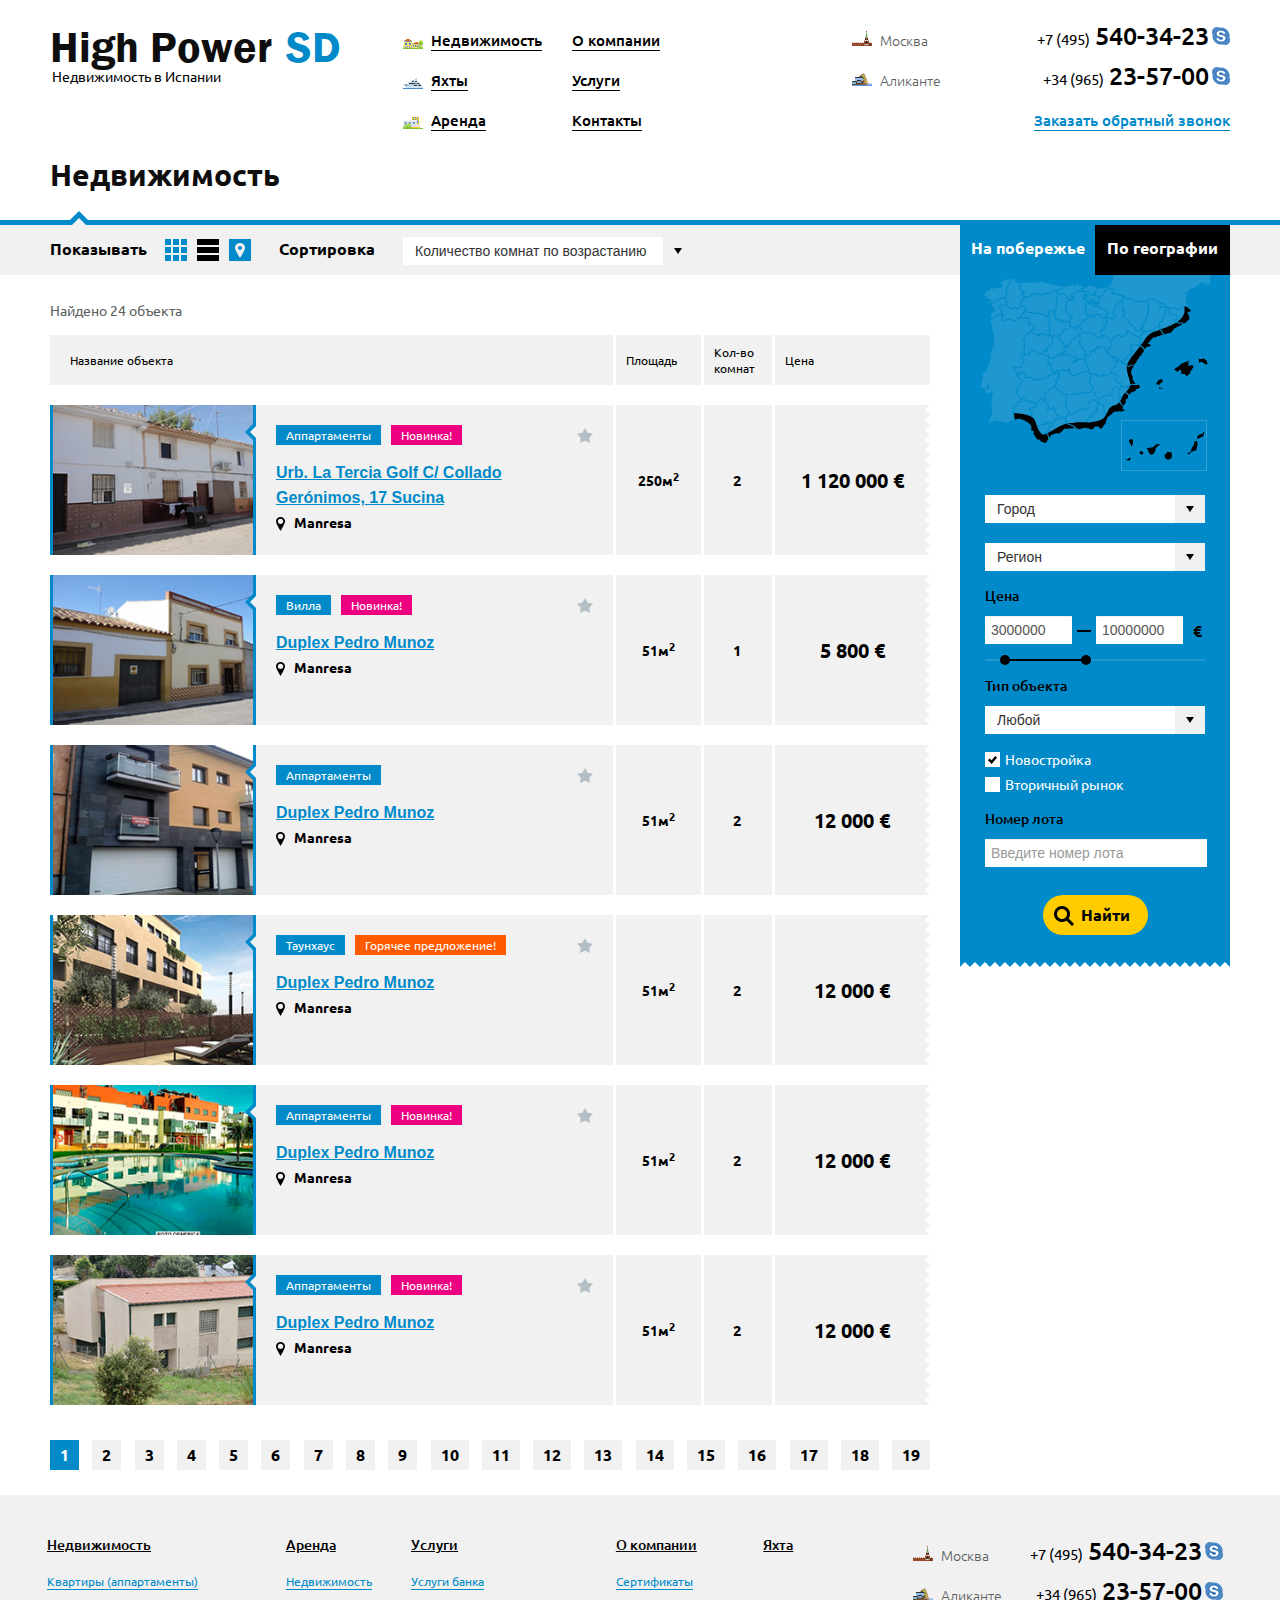
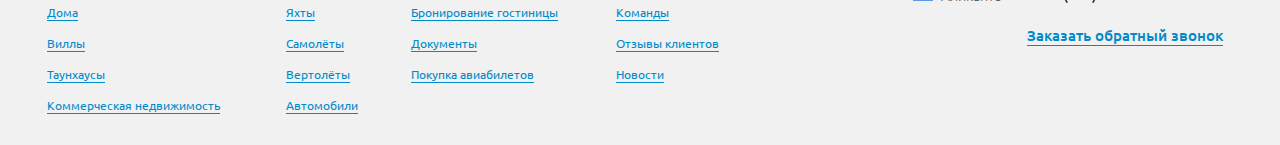
<file: index3.html>
<!doctype html>
<head>
  <meta charset="UTF-8">
  <title>High Power</title>
  <script src="http://code.jquery.com/jquery-1.9.1.min.js"></script>
  <script src="/f/js/jquery.slides.min.js"></script>
  <script type="text/javascript" src="/f/js/common.js"></script>
  <script type="text/javascript" src="/f/js/bootstrap.min.js"></script>
  <script type="text/javascript" src="/f/js/bootstrap-select.min.js"></script>
  <script src="/f/js/jquery-ui.js"></script>
  <link rel="stylesheet" type="text/css" href="/f/css/bootstrap.min.css" />
  <link rel="stylesheet" type="text/css" href="/f/css/bootstrap-select.min.css" />
  <link rel="stylesheet" type="text/css" href="/f/css/jquery-ui.css" />
  <link rel="stylesheet" type="text/css" href="/f/css/main.css" />
  <link href='http://fonts.googleapis.com/css?family=PT+Sans+Caption' rel='stylesheet' type='text/css'>
  <link href='http://fonts.googleapis.com/css?family=Ubuntu:400,500,600,300,700,300italic,700italic&subset=latin,cyrillic' rel='stylesheet' type='text/css'>
</head>
<body>
  <header class="b-header">
    <div class="b-header__content">
      <a href="/">
        <p class="b-logo">
          High Power
          <span class="b-logo__char">SD</span>
          <span class="b-logo__text">Недвижимость в Испании</span>
        </p>
      </a>
      <ul class="b-main-menu">
        <li class="b-main-menu__item">
          <div class="iconize-realty"></div>
          <a href="#" class="b-link">Недвижимость</a>
        </li>
        <li class="b-main-menu__item">
          <div class="iconize-boat"></div>
          <a href="#" class="b-link">Яхты</a>
        </li>
        <li class="b-main-menu__item">
          <div class="iconize-lease"></div>
          <a href="#" class="b-link">Аренда</a>
        </li>
        <li class="b-main-menu__item">
          <a href="#" class="b-link">О компании</a>
        </li>
        <li class="b-main-menu__item">
          <a href="#" class="b-link">Услуги</a>
        </li>
        <li class="b-main-menu__item">
          <a href="#" class="b-link">Контакты</a>
        </li>
      </ul>
      <div class="b-contacts b-contacts_header">
        <div class="b-contacts__item">
          <p class="b-contacts__city">
            <span class="iconize-moscow"></span>
            <span class="b-contacts__city-text">Москва</span>
          </p>
          <p class="b-contacts__phone">
            <span class="b-contacts__phone-small">+7 (495)</span>540-34-23
            <span class="iconize-skype"></span>
          </p>
        </div>
        <div class="b-contacts__item">
          <p class="b-contacts__city">
            <span class="iconize-alicante"></span>
            <span class="b-contacts__city-text">Аликанте</span>
          </p>
          <p class="b-contacts__phone">
            <span class="b-contacts__phone-small">+34 (965)</span>23-57-00
            <span class="iconize-skype"></span>
          </p>
        </div>
        <div class="b-contacts__callback">
          <a href="#" class="b-link">Заказать обратный звонок</a>
        </div>
      </div>
    </div>
  </header>
  <h1 class="b-main-title b-main-title_arrow_grey">Недвижимость</h1>
  <section class="b-main">
    <div class="b-control">
      <div class="b-view">
        <span class="b-view__text">Показывать</span>
        <div class="b-view__control">
          <a href="/index2.html" class="b-view__btn iconize-tiles"></a><div class="b-view__btn iconize-list iconize-list_active"></div><a href="/index4.html" class="b-view__btn iconize-map"></a>
        </div>
      </div>
      <div class="b-sort">
        <span class="b-sort__text">Сортировка</span>
        <select class="b-sort__select b-select-input">
          <option>Количество комнат по возрастанию</option>
          <option>Количество комнат по убыванию</option>
          <option>Количество комнат по возрастанию</option>
          <option>Количество комнат по убыванию</option>
        </select>
      </div>
    </div>
    <div class="b-content b-content_filter">
      <div class="b-found">Найдено 24 объекта</div>
      <section class="b-goods-enum b-goods-enum_list">
        <div class="b-goods b-goods__head b-goods__table">
          <div class="b-goods__row">
            <div class="b-goods__name b-goods__cell"><p>Название объекта</p></div>
            <div class="b-goods__area b-goods__cell"><p>Площадь</p></div>
            <div class="b-goods__rooms b-goods__cell"><p>Кол-во комнат</p></div>
            <div class="b-goods__price b-goods__cell"><p>Цена</p></div>
          </div>
        </div>
        <div class="b-goods b-goods__table">
          <div class="b-goods__row">
            <div class="b-goods__picture b-goods__cell">
              <div class="b-picture__img-wrap">
                <img src="/f/img/1.jpg" class="b-picture__img">
              </div>
              <div class="b-picture__more"><span class="yellow-btn yellow-btn_passive">Подробнее</span></div>
              <span class="b-picture__fon"></span>
            </div>
            <div class="b-goods__description b-goods__cell">
              <div class="b-tags">
                <p class="b-tag b-tag_apartments">Аппартаменты</p><p class="b-tag b-tag_latest">Новинка!</p><b class="b-header__fav" onclick="this.className = (this.className == 'b-header__fav' ? 'b-header__fav_active' : 'b-header__fav')"></b>
              </div>
              <p class="b-goods__header">Urb. La Tercia Golf C/ Collado Gerónimos, 17 Sucina</p>
              <span class="b-goods__city"><b class="b-goods__city_img"></b>Manresa</span>
            </div>
            <div class="b-goods__area b-goods__cell">
              250м<sup>2</sup>
            </div>
            <div class="b-goods__rooms b-goods__cell">
              2
            </div>
            <div class="b-goods__price b-goods__cell"><div>1 120 000 &#8364;</div></div>
          </div>
          <div class="b-goods__border"></div>
        </div>
        <div class="b-goods b-goods__table">
          <div class="b-goods__row">
            <div class="b-goods__picture b-goods__cell">
              <div class="b-picture__img-wrap">
                <img src="/f/img/2.jpg" class="b-picture__img">
              </div>
              <div class="b-picture__more"><span class="yellow-btn yellow-btn_passive">Подробнее</span></div>
              <span class="b-picture__fon"></span>
            </div>
            <div class="b-goods__description b-goods__cell">
              <div class="b-tags">
                <p class="b-tag b-tag_apartments">Вилла</p><p class="b-tag b-tag_latest">Новинка!</p><b class="b-header__fav" onclick="this.className = (this.className == 'b-header__fav' ? 'b-header__fav_active' : 'b-header__fav')"></b>
              </div>
              <p class="b-goods__header">Duplex Pedro Munoz</p>
              <span class="b-goods__city"><b class="b-goods__city_img"></b>Manresa</span>
            </div>
            <div class="b-goods__area b-goods__cell">
              51м<sup>2</sup>
            </div>
            <div class="b-goods__rooms b-goods__cell">
              1
            </div>
            <div class="b-goods__price b-goods__cell">5 800 &#8364;<div class="b-goods__border"></div></div>
          </div>
        </div>
        <div class="b-goods b-goods__table">
          <div class="b-goods__row">
            <div class="b-goods__picture b-goods__cell">
              <div class="b-picture__img-wrap">
                <img src="/f/img/3.jpg" class="b-picture__img">
              </div>
              <div class="b-picture__more"><span class="yellow-btn yellow-btn_passive">Подробнее</span></div>
              <span class="b-picture__fon"></span>
            </div>
            <div class="b-goods__description b-goods__cell">
              <div class="b-tags">
                <p class="b-tag b-tag_apartments">Аппартаменты</p><b class="b-header__fav" onclick="this.className = (this.className == 'b-header__fav' ? 'b-header__fav_active' : 'b-header__fav')"></b>
              </div>
              <p class="b-goods__header">Duplex Pedro Munoz</p>
              <span class="b-goods__city"><b class="b-goods__city_img"></b>Manresa</span>
            </div>
            <div class="b-goods__area b-goods__cell">
              51м<sup>2</sup>
            </div>
            <div class="b-goods__rooms b-goods__cell">
              2
            </div>
            <div class="b-goods__price b-goods__cell">12 000 &#8364;</div>
          </div>
          <div class="b-goods__border"></div>
        </div>
        <div class="b-goods b-goods__table">
          <div class="b-goods__row">
            <div class="b-goods__picture b-goods__cell">
              <div class="b-picture__img-wrap">
                <img src="/f/img/4.jpg" class="b-picture__img">
              </div>
              <div class="b-picture__more"><span class="yellow-btn yellow-btn_passive">Подробнее</span></div>
              <span class="b-picture__fon"></span>
            </div>
            <div class="b-goods__description b-goods__cell">
              <div class="b-tags">
                <p class="b-tag b-tag_apartments">Таунхаус</p><p class="b-tag b-tag_hot">Горячее предложение!</p><b class="b-header__fav" onclick="this.className = (this.className == 'b-header__fav' ? 'b-header__fav_active' : 'b-header__fav')"></b>
              </div>
              <p class="b-goods__header">Duplex Pedro Munoz</p>
              <span class="b-goods__city"><b class="b-goods__city_img"></b>Manresa</span>
            </div>
            <div class="b-goods__area b-goods__cell">
              51м<sup>2</sup>
            </div>
            <div class="b-goods__rooms b-goods__cell">
              2
            </div>
            <div class="b-goods__price b-goods__cell">12 000 &#8364;</div>
          </div>
          <div class="b-goods__border"></div>
        </div>
        <div class="b-goods b-goods__table">
          <div class="b-goods__row">
            <div class="b-goods__picture b-goods__cell">
              <div class="b-picture__img-wrap">
                <img src="/f/img/5.jpg" class="b-picture__img">
              </div>
              <div class="b-picture__more"><span class="yellow-btn yellow-btn_passive">Подробнее</span></div>
              <span class="b-picture__fon"></span>
            </div>
            <div class="b-goods__description b-goods__cell">
              <div class="b-tags">
                <p class="b-tag b-tag_apartments">Аппартаменты</p><p class="b-tag b-tag_latest">Новинка!</p><b class="b-header__fav" onclick="this.className = (this.className == 'b-header__fav' ? 'b-header__fav_active' : 'b-header__fav')"></b>
              </div>
              <p class="b-goods__header">Duplex Pedro Munoz</p>
              <span class="b-goods__city"><b class="b-goods__city_img"></b>Manresa</span>
            </div>
            <div class="b-goods__area b-goods__cell">
              51м<sup>2</sup>
            </div>
            <div class="b-goods__rooms b-goods__cell">
              2
            </div>
            <div class="b-goods__price b-goods__cell">12 000 &#8364;</div>
          </div>
          <div class="b-goods__border"></div>
        </div>
        <div class="b-goods b-goods__table">
          <div class="b-goods__row">
            <div class="b-goods__picture b-goods__cell">
              <div class="b-picture__img-wrap">
                <img src="/f/img/6.jpg" class="b-picture__img">
              </div>
              <div class="b-picture__more"><span class="yellow-btn yellow-btn_passive">Подробнее</span></div>
              <span class="b-picture__fon"></span>
            </div>
            <div class="b-goods__description b-goods__cell">
              <div class="b-tags">
                <p class="b-tag b-tag_apartments">Аппартаменты</p><p class="b-tag b-tag_latest">Новинка!</p><b class="b-header__fav" onclick="this.className = (this.className == 'b-header__fav' ? 'b-header__fav_active' : 'b-header__fav')"></b>
              </div>
              <p class="b-goods__header">Duplex Pedro Munoz</p>
              <span class="b-goods__city"><b class="b-goods__city_img"></b>Manresa</span>
            </div>
            <div class="b-goods__area b-goods__cell">
              51м<sup>2</sup>
            </div>
            <div class="b-goods__rooms b-goods__cell">
              2
            </div>
            <div class="b-goods__price b-goods__cell">12 000 &#8364;</div>
          </div>
          <div class="b-goods__border"></div>
        </div>
      </section>
      <div class="b-paginator">
        <a href="#" class="b-paginator__btn b-paginator__btn_active">1</a>
        <a href="#" class="b-paginator__btn">2</a>
        <a href="#" class="b-paginator__btn">3</a>
        <a href="#" class="b-paginator__btn">4</a>
        <a href="#" class="b-paginator__btn">5</a>
        <a href="#" class="b-paginator__btn">6</a>
        <a href="#" class="b-paginator__btn">7</a>
        <a href="#" class="b-paginator__btn">8</a>
        <a href="#" class="b-paginator__btn">9</a>
        <a href="#" class="b-paginator__btn">10</a>
        <a href="#" class="b-paginator__btn">11</a>
        <a href="#" class="b-paginator__btn">12</a>
        <a href="#" class="b-paginator__btn">13</a>
        <a href="#" class="b-paginator__btn">14</a>
        <a href="#" class="b-paginator__btn">15</a>
        <a href="#" class="b-paginator__btn">16</a>
        <a href="#" class="b-paginator__btn">17</a>
        <a href="#" class="b-paginator__btn">18</a>
        <a href="#" class="b-paginator__btn">19</a>
        <a href="#" class="b-paginator__btn">20</a>
        <a href="#" class="b-paginator__btn">21</a>
        <a href="#" class="b-paginator__btn">22</a>
        <a href="#" class="b-paginator__btn">23</a>
        <a href="#" class="b-paginator__btn">24</a>
        <a href="#" class="b-paginator__btn">25</a>
        <a href="#" class="b-paginator__btn">26</a>
        <a href="#" class="b-paginator__btn">27</a>
        <a href="#" class="b-paginator__btn">28</a>
        <a href="#" class="b-paginator__btn">29</a>
        <a href="#" class="b-paginator__btn">30</a>
      </div>
    </div>
    <div class="b-filter">
      <div id="wrapper" class="tab1">
        <a href="#" id="win_a" class="tab1">
          <span class="wrapper_a">На побережье</span>
        </a><a href="#" id="win_a" class="tab2">
          <span class="wrapper_a">По географии</span>
        </a>
        <div class="div_none tab1 b-tab__coast">
          <p class="b-coast__img"></p>
          <div class="b-filter__control">
            <select class="b-filter__select b-filter__select_1 b-select-input" multiple  title="Город">
              <option>Галисия</option>
              <option>Астурия</option>
              <option>Арагон</option>
            </select>
            <select class="b-filter__select b-filter__select_2 b-select-input" multiple title="Регион">
              <option>Галисия</option>
              <option>Астурия</option>
              <option>Арагон</option>
            </select>
            <div class="b-slider-range">
              <span class="b-filter__text">Цена</span>
              <input type="text" class="b-input-text b-slider-range__input b-slider-range__input_1"><div class="b-slider-range__sep"></div><input type="text" class="b-input-text b-slider-range__input b-slider-range__input_2"><div class="b-slider-range__euro-wrap"><span class="b-slider-range__euro">&#8364;</span></div>
              <div class="b-slider-range__holder"></div>
            </div>
            <span class="b-filter__text">Тип объекта</span>
            <select class="b-filter__select b-filter__select_3 b-select-input">
              <option>Любой</option>
              <option>Апартаменты</option>
              <option>Вилла</option>
              <option>Таунхаус</option>
            </select>
            <input id="b-type1" class = "b-radio-input" type="radio" name = "b-type" checked />
            <label class = "b-radio"  for="b-type1">Новостройка</label>
            <input id="b-type2" class = "b-radio-input" type="radio" name = "b-type"/>
            <label class = "b-radio"  for="b-type2">Вторичный рынок</label>
            <span class="b-filter__text">Номер лота</span>
            <input class="b-input-text b-type__lot" type="text" value="" placeholder="Введите номер лота">
            <div class="b-coast__button" style="clear: both;">
              <button class="yellow-btn"><span class="iconize-search"></span>Найти</button>
            </div>
          </div>
        </div>
        <div class="div_none tab2 b-tab__geography">dsfsdfdsfsdfdsf</div>
      </div>
      <div class="b-coast__border_bottom"></div>
    </div>
  </section>
  <footer class="b-footer">
    <div class="b-footer__table">
      <div class="b-footer__row">
        <div class="b-footer__cell">
          <p class="b-footer__title">Недвижимость</p>
          <ul class="b-footer-menu">
            <li class="b-footer-menu__item"><a href="#" class="b-link">Квартиры (аппартаменты)</a>
            </li>
            <li class="b-footer-menu__item"><a href="#" class="b-link">Дома</a>
            </li>
            <li class="b-footer-menu__item"><a href="#" class="b-link">Виллы</a>
            </li>
            <li class="b-footer-menu__item"><a href="#" class="b-link">Таунхаусы</a>
            </li>
            <li class="b-footer-menu__item"><a href="#" class="b-link">Коммерческая недвижимость</a>
            </li>
          </ul>
        </div>
        <div class="b-footer__cell">
          <p class="b-footer__title">Аренда</p>
          <ul class="b-footer-menu">
            <li class="b-footer-menu__item"><a href="#" class="b-link">Недвижимость</a>
            </li>
            <li class="b-footer-menu__item"><a href="#" class="b-link">Яхты</a>
            </li>
            <li class="b-footer-menu__item"><a href="#" class="b-link">Самолёты</a>
            </li>
            <li class="b-footer-menu__item"><a href="#" class="b-link">Вертолёты</a>
            </li>
            <li class="b-footer-menu__item"><a href="#" class="b-link">Автомобили</a>
            </li>
          </ul>
        </div>
        <div class="b-footer__cell">
          <p class="b-footer__title">Услуги</p>
          <ul class="b-footer-menu">
            <li class="b-footer-menu__item"><a href="#" class="b-link">Услуги банка</a>
            </li>
            <li class="b-footer-menu__item"><a href="#" class="b-link">Бронирование гостиницы</a>
            </li>
            <li class="b-footer-menu__item"><a href="#" class="b-link">Документы</a>
            </li>
            <li class="b-footer-menu__item"><a href="#" class="b-link">Покупка авиабилетов</a>
            </li>
          </ul>
        </div>
        <div class="b-footer__cell">
          <p class="b-footer__title">О компании</p>
          <ul class="b-footer-menu">
            <li class="b-footer-menu__item"><a href="#" class="b-link">Сертификаты</a>
            </li>
            <li class="b-footer-menu__item"><a href="#" class="b-link">Команды</a>
            </li>
            <li class="b-footer-menu__item"><a href="#" class="b-link">Отзывы клиентов</a>
            </li>
            <li class="b-footer-menu__item"><a href="#" class="b-link">Новости</a>
            </li>
          </ul>
        </div>
        <div class="b-footer__cell">
          <p class="b-footer__title">Яхта</p>
        </div>
        <div class="b-footer__cell">
          <div class="b-contacts b-contacts_footer">
            <div class="b-contacts__item">
              <p class="b-contacts__city">
                <span class="iconize-moscow"></span>
                <span class="b-contacts__city-text">Москва</span>
              </p><p class="b-contacts__phone">
                <span class="b-contacts__phone-small">+7 (495)</span>540-34-23
                <span class="iconize-skype"></span>
              </p>
            </div>
            <div class="b-contacts__item">
              <p class="b-contacts__city">
                <span class="iconize-alicante"></span>
                <span class="b-contacts__city-text">Аликанте</span>
              </p><p class="b-contacts__phone">
                <span class="b-contacts__phone-small">+34 (965)</span>23-57-00
                <span class="iconize-skype"></span>
              </p>
            </div>
            <div class="b-contacts__callback">
              <a href="#" class="b-link">Заказать обратный звонок</a>
            </div>
           </div>
        </div>
      </div>
    </div>
  </footer>
  <div id="popup-credit" style="display:none;">
    <form action="." method="post" id="mail_form" class="b-forma">
      <a href="#" class="b-forma_close cancelComment" id="toggler"></a>
      <p class="b-forma__head" id="demo-link">Заказать</br>обратный звонок</p>
      <p class="b-forma__title">Имя</p>
      <input class="b-forma__input" type="text" size="25" name="name" id="name" value=" ">
      <p class="b-forma__title">Телефон</p>
      <input class="b-forma__input" type="text" size="25" name="tel" id="tel" value=" ">
      <p class="b-forma__title">Комментарии к звонку</p>
      <textarea class="b-forma__input b-forma__comments" cols="30" rows="5" name="text" id="text" value="Темы и время звонка"></textarea>
      <input class="b-forma__submit yellow-btn" type="submit" name="submit" id="submit" value="Отправить">
    </form>
  </div>
  <script>
  $('#wrapper a').click(function() {
    if ($(this).attr('class') != $('#wrapper').attr('class')) {
      $('#wrapper').attr('class', $(this).attr('class'));
    }
  });
  </script>
</body>
</html>
</file>
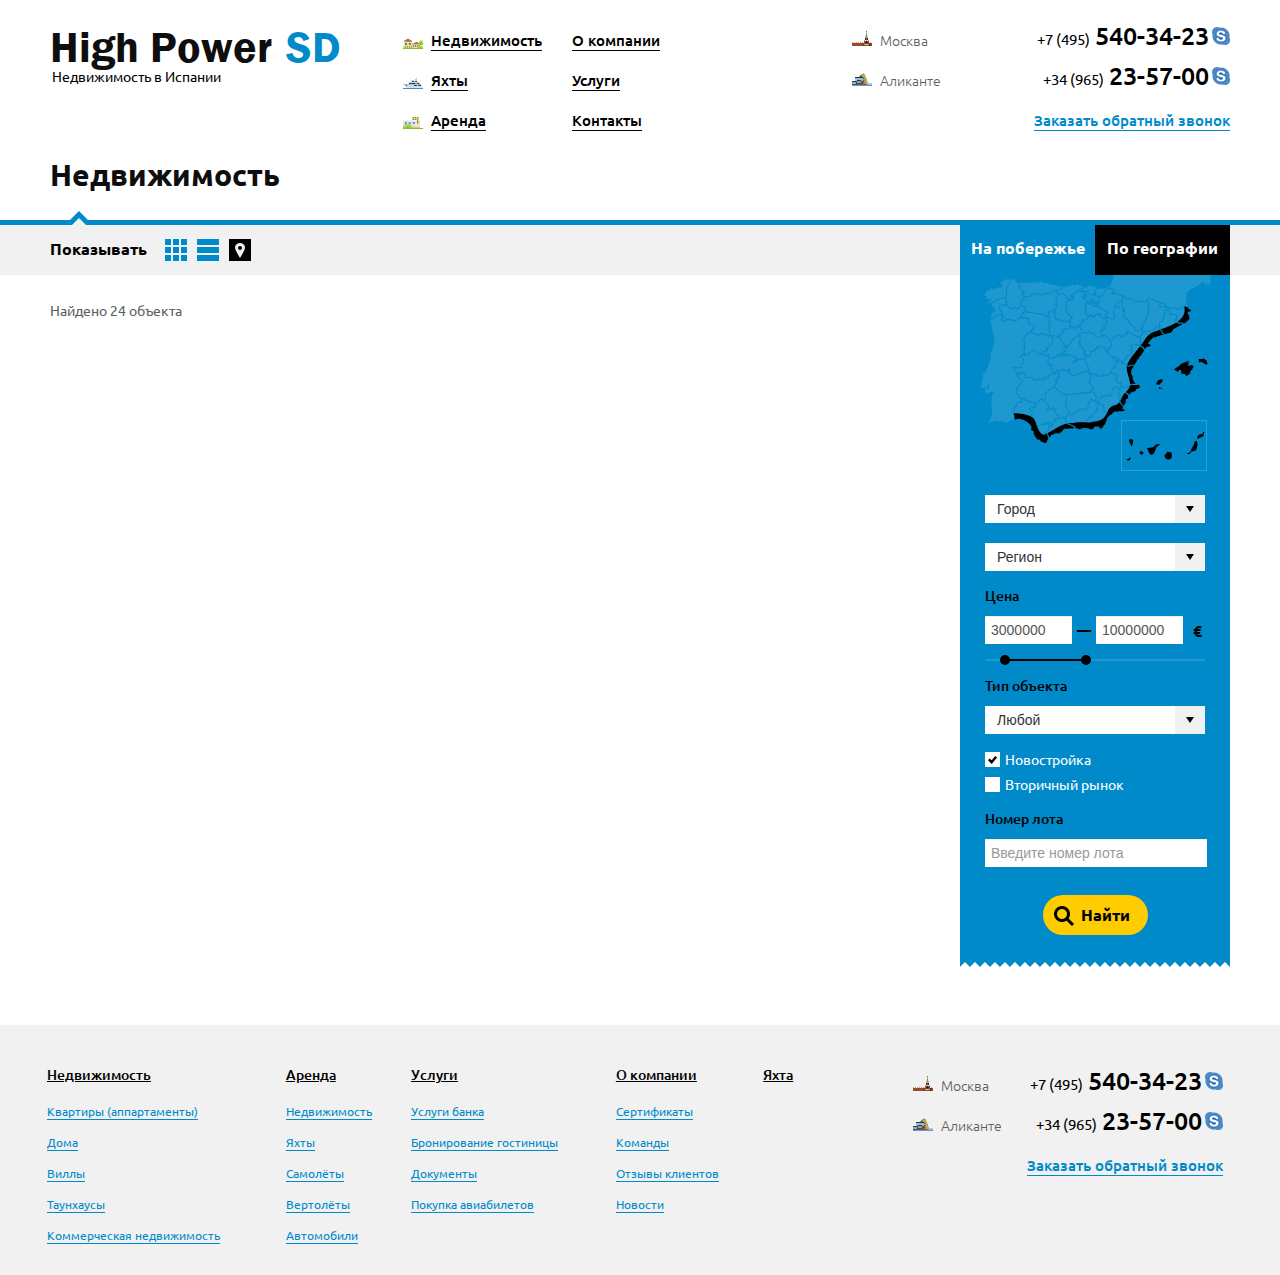
<file: index4.html>
<!doctype html>
<head>
  <meta charset="UTF-8">
  <title>High Power</title>
  <script src="http://code.jquery.com/jquery-1.9.1.min.js"></script>
  <script src="/f/js/jquery.slides.min.js"></script>
  <script type="text/javascript" src="/f/js/common.js"></script>
  <script type="text/javascript" src="/f/js/bootstrap.min.js"></script>
  <script type="text/javascript" src="/f/js/bootstrap-select.min.js"></script>
  <script src="/f/js/jquery-ui.js"></script>
  <link rel="stylesheet" type="text/css" href="/f/css/bootstrap.min.css" />
  <link rel="stylesheet" type="text/css" href="/f/css/bootstrap-select.min.css" />
  <link rel="stylesheet" type="text/css" href="/f/css/jquery-ui.css" />
  <link rel="stylesheet" type="text/css" href="/f/css/main.css" />
  <link href='http://fonts.googleapis.com/css?family=PT+Sans+Caption' rel='stylesheet' type='text/css'>
  <link href='http://fonts.googleapis.com/css?family=Ubuntu:400,500,300,700,300italic,700italic&subset=latin,cyrillic' rel='stylesheet' type='text/css'>
  <meta name="viewport" content="initial-scale=1.0, user-scalable=no" />
  <script type="text/javascript" src="http://maps.google.com/maps/api/js?sensor=false"></script>
  <script src="/f/js/infobox.js" type="text/javascript"></script>
  <script type="text/javascript">
  function initialize() {
    var defPos = new google.maps.LatLng(57.0442, 9.9116);
    var settings = {
    zoom: 15,
    center: defPos,
    mapTypeControl: true,
    mapTypeControlOptions: {style: google.maps.MapTypeControlStyle.DROPDOWN_MENU},
    navigationControl: true,
    navigationControlOptions: {style: google.maps.NavigationControlStyle.SMALL},
    mapTypeId: google.maps.MapTypeId.ROADMAP
    };
    var map = new google.maps.Map(document.getElementById("map_canvas"), settings);
    var contentString = 
    '<div class="b-goods b-goods_map">'+
            '<div class="b-goods__picture ">'+
              '<img src="/f/img/4.jpg" class="b-picture__img">'+
              '<div class="b-tags">'+
                '<p class="b-tag b-tag_apartments">Аппартаменты</p><p class="b-tag b-tag_hot">Горячее предложение!</p>'+
              '</div>'+
              '<div class="b-picture__more"><span class="yellow-btn yellow-btn_passive">Подробнее</span></div>'+
              '<span class="b-picture__fon"></span>'+
              '<b class="b-subblocks__tick"></b>'+
            '</div>'+
            '<div class="b-goods__description">'+
              '<div class="b-goods__header">Can Sabat 25'+
                '<b class="b-header__fav" onclick="this.className = (this.className == \'b-header__fav\' ? \'b-header__fav_active\' : \'b-header__fav\')"></b>'+
              '</div>'+
              '<div class="b-goods__city"><b class="b-goods__city_img"></b>Valencia</div>'+
              '<div class="b-goods__subtext">Площадь -'+
                '<span>51м<b>2</b>'+
                '</span>'+
              '</div>'+
              '<div class="b-goods__subtext">Количество Комнат -'+
                '<span>2</span>'+
              '</div>'+
              '<div class="b-goods__price">41 600 &#8364;</div>'+
            '</div>'+
            '<div class="b-goods__border"></div>'+
          '</div>';
    var infowindow = new InfoBox({
      content: contentString
      ,boxStyle: "b-goods b-goods_map"
      ,disableAutoPan: false
      ,maxWidth: 0
      ,pixelOffset: new google.maps.Size(-180, -370)
      ,zIndex: null
      ,closeBoxMargin: "10px 2px 2px 2px"
      ,closeBoxURL: "http://www.google.com/intl/en_us/mapfiles/close.gif"
      ,infoBoxClearance: new google.maps.Size(1, 190)
      ,isHidden: false
      ,pane: "floatPane"
      ,enableEventPropagation: false
    });
    var Mark = new google.maps.MarkerImage("/f/img/map-marker.png",
    new google.maps.Size(30,48),
    new google.maps.Point(0,0),
    new google.maps.Point(50,50)
    );
    var Shadow = new google.maps.MarkerImage("/f/img/map-marker.png",
    new google.maps.Size(30,48),
    new google.maps.Point(30,0),
    new google.maps.Point(50, 50)
    );
    var Hover = new google.maps.MarkerImage("/f/img/map-marker.png",
    new google.maps.Size(30,48),
    new google.maps.Point(60,0),
    new google.maps.Point(50, 50)
    );
    var Pos1 = new google.maps.LatLng(57.0442, 9.9116);
    var Marker1 = new google.maps.Marker({
      position: Pos1,
      map: map,
      icon: Mark,
      shadow: Shadow,
      title:"Pos1"
    });
    google.maps.event.addListener(Marker1, 'mouseover', function() {
      Marker1.setIcon(Hover);
    });

    google.maps.event.addListener(Marker1, 'mouseout', function() {
      Marker1.setIcon(Mark);
    });
    google.maps.event.addListener(Marker1, 'click', function() {
      infowindow.open(map,Marker1);
    });
  }
  </script>
</head>
<body onload="initialize()">
  <header class="b-header">
    <div class="b-header__content">
      <a href="/">
        <p class="b-logo">
          High Power
          <span class="b-logo__char">SD</span>
          <span class="b-logo__text">Недвижимость в Испании</span>
        </p>
      </a>
      <ul class="b-main-menu">
        <li class="b-main-menu__item">
          <div class="iconize-realty"></div>
          <a href="#" class="b-link">Недвижимость</a>
        </li>
        <li class="b-main-menu__item">
          <div class="iconize-boat"></div>
          <a href="#" class="b-link">Яхты</a>
        </li>
        <li class="b-main-menu__item">
          <div class="iconize-lease"></div>
          <a href="#" class="b-link">Аренда</a>
        </li>
        <li class="b-main-menu__item">
          <a href="#" class="b-link">О компании</a>
        </li>
        <li class="b-main-menu__item">
          <a href="#" class="b-link">Услуги</a>
        </li>
        <li class="b-main-menu__item">
          <a href="#" class="b-link">Контакты</a>
        </li>
      </ul>
      <div class="b-contacts b-contacts_header">
        <div class="b-contacts__item">
          <p class="b-contacts__city">
            <span class="iconize-moscow"></span>
            <span class="b-contacts__city-text">Москва</span>
          </p>
          <p class="b-contacts__phone">
            <span class="b-contacts__phone-small">+7 (495)</span>540-34-23
            <span class="iconize-skype"></span>
          </p>
        </div>
        <div class="b-contacts__item">
          <p class="b-contacts__city">
            <span class="iconize-alicante"></span>
            <span class="b-contacts__city-text">Аликанте</span>
          </p>
          <p class="b-contacts__phone">
            <span class="b-contacts__phone-small">+34 (965)</span>23-57-00
            <span class="iconize-skype"></span>
          </p>
        </div>
        <div class="b-contacts__callback">
          <a href="#" class="b-link">Заказать обратный звонок</a>
        </div>
      </div>
    </div>
  </header>
  <h1 class="b-main-title b-main-title_arrow_grey">Недвижимость</h1>
  <section class="b-main">
    <div class="b-control">
      <div class="b-view">
        <span class="b-view__text">Показывать</span>
        <div class="b-view__control">
          <a href="/index2.html" class="b-view__btn iconize-tiles"></a><a href="/index3.html" class="b-view__btn iconize-list"></a><div class="b-view__btn iconize-map  iconize-map_active"></div>
        </div>
      </div>
    </div>
    <div class="b-content b-content_filter">
      <div class="b-found">Найдено 24 объекта</div>
      <section class="b-goods-enum-map" id="map_canvas"></section>
    </div>
    <div class="b-filter">
      <div id="wrapper" class="tab1">
        <a href="#" id="win_a" class="tab1">
          <span class="wrapper_a">На побережье</span>
        </a><a href="#" id="win_a" class="tab2">
          <span class="wrapper_a">По географии</span>
        </a>
        <div class="div_none tab1 b-tab__coast">
          <p class="b-coast__img"></p>
         <div class="b-filter__control">
            <select class="b-filter__select b-filter__select_1 b-select-input" multiple  title="Город">
              <option>Галисия</option>
              <option>Астурия</option>
              <option>Арагон</option>
            </select>
            <select class="b-filter__select b-filter__select_2 b-select-input" multiple title="Регион">
              <option>Галисия</option>
              <option>Астурия</option>
              <option>Арагон</option>
            </select>
            <div class="b-slider-range">
              <span class="b-filter__text">Цена</span>
              <input type="text" class="b-input-text b-slider-range__input b-slider-range__input_1"><div class="b-slider-range__sep"></div><input type="text" class="b-input-text b-slider-range__input b-slider-range__input_2"><div class="b-slider-range__euro-wrap"><span class="b-slider-range__euro">&#8364;</span></div>
              <div class="b-slider-range__holder"></div>
            </div>
            <span class="b-filter__text">Тип объекта</span>
            <select class="b-filter__select b-filter__select_3 b-select-input">
              <option>Любой</option>
              <option>Апартаменты</option>
              <option>Вилла</option>
              <option>Таунхаус</option>
            </select>
            <input id="b-type1" class = "b-radio-input" type="radio" name = "b-type" checked />
            <label class = "b-radio"  for="b-type1">Новостройка</label>
            <input id="b-type2" class = "b-radio-input" type="radio" name = "b-type"/>
            <label class = "b-radio"  for="b-type2">Вторичный рынок</label>
            <span class="b-filter__text">Номер лота</span>
            <input class="b-input-text b-type__lot" type="text" value="" placeholder="Введите номер лота">
            <div class="b-coast__button" style="clear: both;">
              <button class="yellow-btn"><span class="iconize-search"></span>Найти</button>
            </div>
          </div>
        </div>
        <div class="div_none tab2 b-tab__geography">dsfsdfdsfsdfdsf</div>
      </div>
      <div class="b-coast__border_bottom"></div>
    </div>
  </section>
  <footer class="b-footer">
    <div class="b-footer__table">
      <div class="b-footer__row">
        <div class="b-footer__cell">
          <p class="b-footer__title">Недвижимость</p>
          <ul class="b-footer-menu">
            <li class="b-footer-menu__item"><a href="#" class="b-link">Квартиры (аппартаменты)</a>
            </li>
            <li class="b-footer-menu__item"><a href="#" class="b-link">Дома</a>
            </li>
            <li class="b-footer-menu__item"><a href="#" class="b-link">Виллы</a>
            </li>
            <li class="b-footer-menu__item"><a href="#" class="b-link">Таунхаусы</a>
            </li>
            <li class="b-footer-menu__item"><a href="#" class="b-link">Коммерческая недвижимость</a>
            </li>
          </ul>
        </div>
        <div class="b-footer__cell">
          <p class="b-footer__title">Аренда</p>
          <ul class="b-footer-menu">
            <li class="b-footer-menu__item"><a href="#" class="b-link">Недвижимость</a>
            </li>
            <li class="b-footer-menu__item"><a href="#" class="b-link">Яхты</a>
            </li>
            <li class="b-footer-menu__item"><a href="#" class="b-link">Самолёты</a>
            </li>
            <li class="b-footer-menu__item"><a href="#" class="b-link">Вертолёты</a>
            </li>
            <li class="b-footer-menu__item"><a href="#" class="b-link">Автомобили</a>
            </li>
          </ul>
        </div>
        <div class="b-footer__cell">
          <p class="b-footer__title">Услуги</p>
          <ul class="b-footer-menu">
            <li class="b-footer-menu__item"><a href="#" class="b-link">Услуги банка</a>
            </li>
            <li class="b-footer-menu__item"><a href="#" class="b-link">Бронирование гостиницы</a>
            </li>
            <li class="b-footer-menu__item"><a href="#" class="b-link">Документы</a>
            </li>
            <li class="b-footer-menu__item"><a href="#" class="b-link">Покупка авиабилетов</a>
            </li>
          </ul>
        </div>
        <div class="b-footer__cell">
          <p class="b-footer__title">О компании</p>
          <ul class="b-footer-menu">
            <li class="b-footer-menu__item"><a href="#" class="b-link">Сертификаты</a>
            </li>
            <li class="b-footer-menu__item"><a href="#" class="b-link">Команды</a>
            </li>
            <li class="b-footer-menu__item"><a href="#" class="b-link">Отзывы клиентов</a>
            </li>
            <li class="b-footer-menu__item"><a href="#" class="b-link">Новости</a>
            </li>
          </ul>
        </div>
        <div class="b-footer__cell">
          <p class="b-footer__title">Яхта</p>
        </div>
        <div class="b-footer__cell">
          <div class="b-contacts b-contacts_footer">
            <div class="b-contacts__item">
              <p class="b-contacts__city">
                <span class="iconize-moscow"></span>
                <span class="b-contacts__city-text">Москва</span>
              </p><p class="b-contacts__phone">
                <span class="b-contacts__phone-small">+7 (495)</span>540-34-23
                <span class="iconize-skype"></span>
              </p>
            </div>
            <div class="b-contacts__item">
              <p class="b-contacts__city">
                <span class="iconize-alicante"></span>
                <span class="b-contacts__city-text">Аликанте</span>
              </p><p class="b-contacts__phone">
                <span class="b-contacts__phone-small">+34 (965)</span>23-57-00
                <span class="iconize-skype"></span>
              </p>
            </div>
            <div class="b-contacts__callback">
              <a href="#" class="b-link">Заказать обратный звонок</a>
            </div>
           </div>
        </div>
      </div>
    </div>
  </footer>
  <div id="popup-credit" style="display:none;">
    <form action="." method="post" id="mail_form" class="b-forma">
      <a href="#" class="b-forma_close cancelComment" id="toggler"></a>
      <p class="b-forma__head" id="demo-link">Заказать</br>обратный звонок</p>
      <p class="b-forma__title">Имя</p>
      <input class="b-forma__input" type="text" size="25" name="name" id="name" value=" ">
      <p class="b-forma__title">Телефон</p>
      <input class="b-forma__input" type="text" size="25" name="tel" id="tel" value=" ">
      <p class="b-forma__title">Комментарии к звонку</p>
      <textarea class="b-forma__input b-forma__comments" cols="30" rows="5" name="text" id="text" value="Темы и время звонка"></textarea>
      <input class="b-forma__submit yellow-btn" type="submit" name="submit" id="submit" value="Отправить">
    </form>
  </div>
  <script>
  $('#wrapper a').click(function() {
    if ($(this).attr('class') != $('#wrapper').attr('class')) {
      $('#wrapper').attr('class', $(this).attr('class'));
    }
  });
  </script>
</body>
</html>
</file>
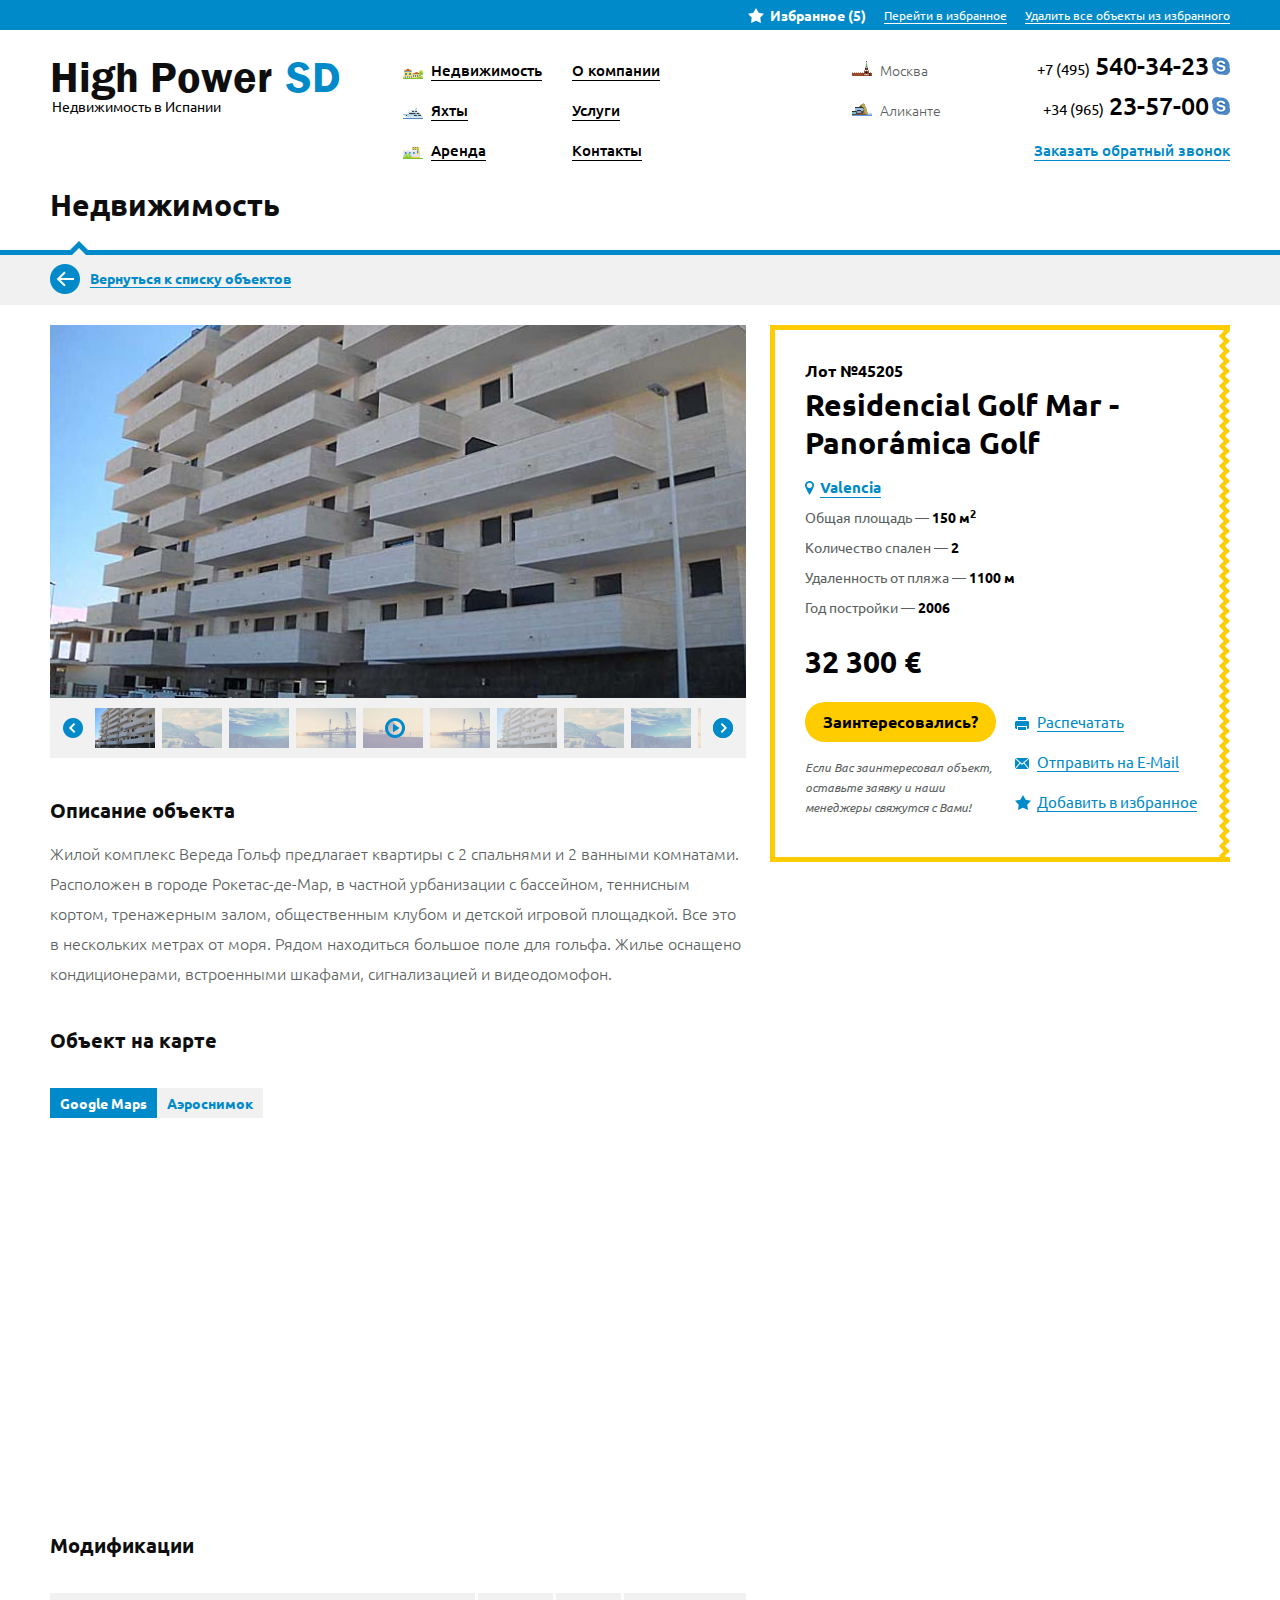
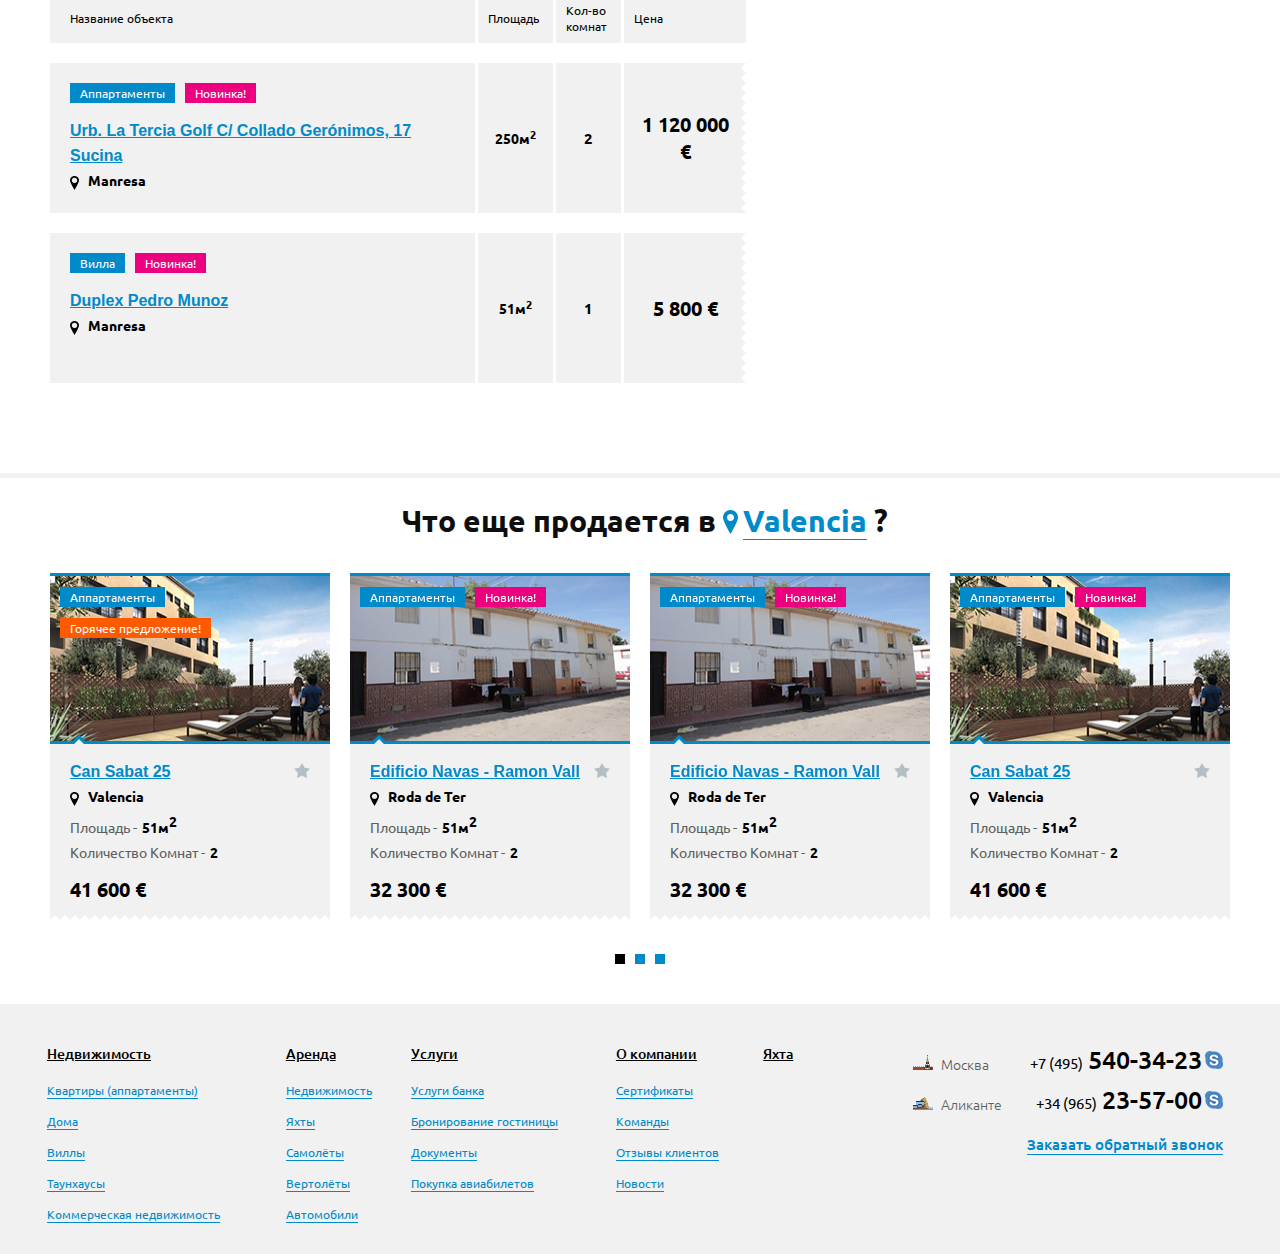
<file: index5.html>
<!doctype html>
<head>
  <meta charset="UTF-8">
  <title>High Power</title>
  <script src="http://code.jquery.com/jquery-1.9.1.min.js"></script>
  <script src="/f/js/jquery.slides.min.js"></script>
  <script type="text/javascript" src="/f/js/common.js"></script>
  <script type="text/javascript" src="/f/js/bootstrap.min.js"></script>
  <script type="text/javascript" src="/f/js/bootstrap-select.min.js"></script>
  <script src="/f/js/jquery-ui.js"></script>
  <script type="text/javascript" src="/f/js/jquery.tmpl.min.js"></script>
  <script type="text/javascript" src="/f/js/jquery.easing.1.3.js"></script>
  <script type="text/javascript" src="/f/js/jquery.elastislide.js"></script>
  <script type="text/javascript" src="/f/js/gallery.js"></script>
  <link rel="stylesheet" type="text/css" href="/f/css/bootstrap-select.min.css" />
  <link rel="stylesheet" type="text/css" href="/f/css/bootstrap.min.css" />
  <link rel="stylesheet" type="text/css" href="/f/css/jquery-ui.css" />
  <link rel="stylesheet" type="text/css" href="/f/css/main.css" />
  <link href='http://fonts.googleapis.com/css?family=PT+Sans+Caption' rel='stylesheet' type='text/css'>
  <link href='http://fonts.googleapis.com/css?family=Ubuntu:400,500,300,700,300italic,700italic&subset=latin,cyrillic' rel='stylesheet' type='text/css'>
  <meta name="viewport" content="initial-scale=1.0, user-scalable=no" />
  <script type="text/javascript" src="http://maps.google.com/maps/api/js?sensor=false"></script>
  <script type="text/javascript">
  function initialize() {
    var defPos = new google.maps.LatLng(57.0442, 9.9116);
    var settings = {
    zoom: 15,
    center: defPos,
    mapTypeControl: true,
    mapTypeControlOptions: {style: google.maps.MapTypeControlStyle.DROPDOWN_MENU},
    navigationControl: true,
    navigationControlOptions: {style: google.maps.NavigationControlStyle.SMALL},
    mapTypeId: google.maps.MapTypeId.ROADMAP
    };
    var map = new google.maps.Map(document.getElementById("map_canvas"), settings);
    var Mark = new google.maps.MarkerImage("/f/img/map-marker.png",
    new google.maps.Size(30,48),
    new google.maps.Point(0,0),
    new google.maps.Point(50,50)
    );
    var Shadow = new google.maps.MarkerImage("/f/img/map-marker.png",
    new google.maps.Size(30,48),
    new google.maps.Point(30,0),
    new google.maps.Point(50, 50)
    );
    var Hover = new google.maps.MarkerImage("/f/img/map-marker.png",
    new google.maps.Size(30,48),
    new google.maps.Point(60,0),
    new google.maps.Point(50, 50)
    );
    var Pos1 = new google.maps.LatLng(57.0442, 9.9116);
    var Marker1 = new google.maps.Marker({
      position: Pos1,
      map: map,
      icon: Mark,
      shadow: Shadow,
      title:"Pos1"
    });
    google.maps.event.addListener(Marker1, 'mouseover', function() {
      Marker1.setIcon(Hover);
    });

    google.maps.event.addListener(Marker1, 'mouseout', function() {
      Marker1.setIcon(Mark);
    });
  }

  </script>
  <noscript>
      <style>
        .es-carousel ul{
          display:block;
        }
      </style>
    </noscript>
    <script id="img-wrapper-tmpl" type="text/x-jquery-tmpl">  
      <div class="rg-image-wrapper">
        <div class="rg-image"></div>
        <div class="rg-loading"></div>
        <div class="rg-caption-wrapper">
          <div class="rg-caption" style="display:none;">
            <p></p>
          </div>
        </div>
      </div>
    </script>
</head>
<body onload="initialize()">
  <header class="b-header">
    <div class="b-fav-line">
      <div class="b-fav-line__content">
        <p class="b-fav-line__text"><span class="iconize-fav"></span>Избранное (5)</p>
        <a href="#" class="b-fav-line__link b-link">Перейти в избранное</a>
        <a href="#" class="b-fav-line__link b-link">Удалить все объекты из избранного</a>
      </div> 
    </div>
    <div class="b-header__content">
      <a href="/">
        <p class="b-logo">
          High Power
          <span class="b-logo__char">SD</span>
          <span class="b-logo__text">Недвижимость в Испании</span>
        </p>
      </a>
      <ul class="b-main-menu">
        <li class="b-main-menu__item">
          <div class="iconize-realty"></div>
          <a href="#" class="b-link">Недвижимость</a>
        </li>
        <li class="b-main-menu__item">
          <div class="iconize-boat"></div>
          <a href="#" class="b-link">Яхты</a>
        </li>
        <li class="b-main-menu__item">
          <div class="iconize-lease"></div>
          <a href="#" class="b-link">Аренда</a>
        </li>
        <li class="b-main-menu__item">
          <a href="#" class="b-link">О компании</a>
        </li>
        <li class="b-main-menu__item">
          <a href="#" class="b-link">Услуги</a>
        </li>
        <li class="b-main-menu__item">
          <a href="#" class="b-link">Контакты</a>
        </li>
      </ul>
      <div class="b-contacts b-contacts_header">
        <div class="b-contacts__item">
          <p class="b-contacts__city">
            <span class="iconize-moscow"></span>
            <span class="b-contacts__city-text">Москва</span>
          </p>
          <p class="b-contacts__phone">
            <span class="b-contacts__phone-small">+7 (495)</span>540-34-23
            <span class="iconize-skype"></span>
          </p>
        </div>
        <div class="b-contacts__item">
          <p class="b-contacts__city">
            <span class="iconize-alicante"></span>
            <span class="b-contacts__city-text">Аликанте</span>
          </p>
          <p class="b-contacts__phone">
            <span class="b-contacts__phone-small">+34 (965)</span>23-57-00
            <span class="iconize-skype"></span>
          </p>
        </div>
        <div class="b-contacts__callback">
          <a href="#" class="b-link">Заказать обратный звонок</a>
        </div>
      </div>
    </div>
  </header>
  <h1 class="b-main-title b-main-title_arrow_grey">Недвижимость</h1>
  <section class="b-main">
    <div class="b-control">
      <a href="/index2.html" class="b-control__back b-iconized-link"><span class="iconize-back"></span><span class="b-link">Вернуться к списку объектов</span></a>
    </div>
    <div class="b-content b-content_full">
      <div class="b-detail">
        <p class="b-detail__lot">Лот  №45205</p>
        <p class="b-detail__name">Residencial Golf Mar - Panorámica Golf</p>
        <a href="#" class="b-detail__city b-iconized-link"><span class="iconize-marker"></span><span class="b-link">Valencia</span></a>
        <p class="b-detail__enum">Общая площадь — <span>150 м<sup>2</sup></span></p>
        <p class="b-detail__enum">Количество спален — <span>2</span></p>
        <p class="b-detail__enum">Удаленность от пляжа — <span>1100 м</span></p>
        <p class="b-detail__enum">Год постройки — <span>2006</span></p>
        <p class="b-detail__price">32 300 &#8364;</p>
        <div class="b-detail__interest">
          <a href="#" class="yellow-btn">Заинтересовались?</a>
          <p class="b-detail__hint">Если Вас заинтересовал объект,
          оставьте заявку и наши менеджеры свяжутся с Вами!</p>
        </div><div class="b-detail__links">
          <a href="#" class="b-iconized-link"><span class="iconize-print"></span><span class="b-link">Распечатать</span></a>
          <a href="#" class="b-iconized-link"><span class="iconize-mail"></span><span class="b-link">Отправить на E-Mail</span></a>
          <a href="#" class="b-iconized-link"><span class="iconize-fav2"></span><span class="b-link">Добавить в избранное</span></a>
        </div>
        <div class="b-detail__border"></div>
      </div>
      <div class="b-description">
        <div id="rg-gallery" class="rg-gallery">
          <div class="rg-thumbs">
            <!-- Elastislide Carousel Thumbnail Viewer -->
            <div class="es-carousel-wrapper">
              <div class="es-nav">
                <span class="es-nav-prev">Предыдущее</span>
                <span class="es-nav-next">Следующее</span>
              </div>
              <div class="es-carousel">
                <ul>
                  <li><a href="#"><img src="/f/img/thumbs/img1.jpg" data-large="/f/img/img1.jpg" alt="image01"/></a></li>
                  <li><a href="#"><img src="/f/img/thumbs/img-2.jpg" data-large="/f/img/img-2.jpg" alt="image01"/></a></li>
                  <li><a href="#"><img src="/f/img/thumbs/img-3.jpg" data-large="/f/img/img-3.jpg" alt="image01"/></a></li>
                  <li><a href="#"><img src="/f/img/thumbs/img-4.jpg" data-large="/f/img/img-4.jpg" alt="image01"/></a></li>
                  <li class="video-slide"><a href="#"><img src="/f/img/thumbs/img-1.jpg" data-large="/f/img/img-1.jpg" alt="image01"/></a></li>
                  <li><a href="#"><img src="/f/img/thumbs/img-4.jpg" data-large="/f/img/img-4.jpg" alt="image01"/></a></li>
                  <li><a href="#"><img src="/f/img/thumbs/img1.jpg" data-large="/f/img/img1.jpg" alt="image01"/></a></li>
                  <li><a href="#"><img src="/f/img/thumbs/img-2.jpg" data-large="/f/img/img-2.jpg" alt="image01"/></a></li>
                  <li><a href="#"><img src="/f/img/thumbs/img-3.jpg" data-large="/f/img/img-3.jpg" alt="image01"/></a></li>
                  <li><a href="#"><img src="/f/img/thumbs/img-4.jpg" data-large="/f/img/img-4.jpg" alt="image01"/></a></li>
                  <li><a href="#"><img src="/f/img/thumbs/img-1.jpg" data-large="/f/img/img-1.jpg" alt="image01"/></a></li>
                  <li><a href="#"><img src="/f/img/thumbs/img1.jpg" data-large="/f/img/img1.jpg" alt="image01"/></a></li>
                </ul>
              </div>
            </div>
            <!-- End Elastislide Carousel Thumbnail Viewer -->
          </div><!-- rg-thumbs -->
        </div>
        <p class="b-description__title">Описание объекта</p>
        <p class="b-description__text">Жилой комплекс Вереда Гольф предлагает квартиры с 2 спальнями и 2 ванными комнатами. Расположен в городе Рокетас-де-Мар, в частной урбанизации с бассейном, теннисным кортом, тренажерным залом, общественным клубом и детской игровой площадкой. Все это в нескольких метрах от моря. Рядом находиться большое поле для гольфа. Жилье оснащено кондиционерами, встроенными шкафами, сигнализацией и видеодомофон.</p>
        <p class="b-description__title b-description__title_map">Объект на карте</p>
        <div class="b-switcher b-description__map">
          <div class="b-switcher__control">
            <div class="b-switcher__btn b-switcher__btn_1 b-switcher__btn_active">Google Maps</div><div class="b-switcher__btn b-switcher__btn_2">Аэроснимок</div>
          </div>
          <div class="b-switcher__block b-switcher__block_1 b-switcher__block_active">
            <section class="b-goods-enum-map" id="map_canvas"></section>
          </div>
          <div class="b-switcher__block b-switcher__block_2">
            <img src="/f/img/thumbs/img1.jpg" alt="">
          </div>
        </div>
        <p class="b-description__title">Модификации</p>
        <section class="b-goods-enum b-goods-enum_list b-goods-enum_mods">
        <div class="b-goods b-goods__head b-goods__table">
          <div class="b-goods__row">
            <div class="b-goods__name b-goods__cell"><p>Название объекта</p></div>
            <div class="b-goods__area b-goods__cell"><p>Площадь</p></div>
            <div class="b-goods__rooms b-goods__cell"><p>Кол-во комнат</p></div>
            <div class="b-goods__price b-goods__cell"><p>Цена</p></div>
          </div>
        </div>
        <div class="b-goods b-goods__table">
          <div class="b-goods__row">
            <div class="b-goods__description b-goods__cell">
              <div class="b-tags">
                <p class="b-tag b-tag_apartments">Аппартаменты</p><p class="b-tag b-tag_latest">Новинка!</p>
              </div>
              <p class="b-goods__header">Urb. La Tercia Golf C/ Collado Gerónimos, 17 Sucina</p>
              <span class="b-goods__city"><b class="b-goods__city_img"></b>Manresa</span>
            </div>
            <div class="b-goods__area b-goods__cell">
              250м<sup>2</sup>
            </div>
            <div class="b-goods__rooms b-goods__cell">
              2
            </div>
            <div class="b-goods__price b-goods__cell"><div>1 120 000 &#8364;</div></div>
          </div>
          <div class="b-goods__border"></div>
        </div>
        <div class="b-goods b-goods__table">
          <div class="b-goods__row">
            <div class="b-goods__description b-goods__cell">
              <div class="b-tags">
                <p class="b-tag b-tag_apartments">Вилла</p><p class="b-tag b-tag_latest">Новинка!</p>
              </div>
              <p class="b-goods__header">Duplex Pedro Munoz</p>
              <span class="b-goods__city"><b class="b-goods__city_img"></b>Manresa</span>
            </div>
            <div class="b-goods__area b-goods__cell">
              51м<sup>2</sup>
            </div>
            <div class="b-goods__rooms b-goods__cell">
              1
            </div>
            <div class="b-goods__price b-goods__cell">5 800 &#8364;<div class="b-goods__border"></div></div>
          </div>
        </div>
      </section>
      </div>
    </div>
    <div class="b_offer b-offer">
    <p class="b-offer__header b-offer__header_more b_offer_h2">Что еще продается в  <a href="#" class="b-iconized-link"><span class="iconize-big-marker"></span><span class="b-link b-link_big">Valencia</span></a> ?</p>
    <div class="b-offer__container  container1">
      <ul id="offer">
        <li>
          <div class="b-goods ">
            <div class="b-goods__picture ">
              <img src="/f/img/4.jpg" class="b-picture__img">
              <div class="b-tags">
                <p class="b-tag b-tag_apartments">Аппартаменты</p><p class="b-tag b-tag_hot">Горячее предложение!</p>
              </div>
              <div class="b-picture__more"><span class="yellow-btn yellow-btn_passive">Подробнее</span></div>
              <span class="b-picture__fon"></span>
              <b class="b-subblocks__tick"></b>
            </div>
            <div class="b-goods__description">
              <div class="b-goods__header">Can Sabat 25
                <b class="b-header__fav" onclick="this.className = (this.className == 'b-header__fav' ? 'b-header__fav_active' : 'b-header__fav')"></b>
              </div>
              <div class="b-goods__city"><b class="b-goods__city_img"></b>Valencia</div>
              <div class="b-goods__subtext">Площадь -
                <span>51м<b>2</b>
                </span>
              </div>
              <div class="b-goods__subtext">Количество Комнат -
                <span>2</span>
              </div>
              <div class="b-goods__price">41 600 &#8364;</div>
            </div>
            <div class="b-goods__border"></div>
          </div><div class="b-goods ">
            <div class="b-goods__picture ">
              <img src="/f/img/1.jpg" class="b-picture__img">
              <div class="b-tags">
                <p class="b-tag b-tag_apartments">Аппартаменты</p><p class="b-tag b-tag_latest">Новинка!</p>
              </div>
              <div class="b-picture__more"><span class="yellow-btn yellow-btn_passive">Подробнее</span></div>
              <span class="b-picture__fon"></span>
              <b class="b-subblocks__tick"></b>
            </div>
            <div class="b-goods__description">
              <div class="b-border"></div>
              <div class="b-goods__header">Edificio Navas - Ramon Vall
                <b class="b-header__fav" onclick="this.className = (this.className == 'b-header__fav' ? 'b-header__fav_active' : 'b-header__fav')"></b>
              </div>
              <div class="b-goods__city"><b class="b-goods__city_img"></b>Roda de Ter</div>
              <div class="b-goods__subtext">Площадь -
                <span>51м<b>2</b>
                </span>
              </div>
              <div class="b-goods__subtext">Количество Комнат -
                <span>2</span>
              </div>
              <div class="b-goods__price">32 300 &#8364;</div>
            </div>
            <div class="b-goods__border"></div>
          </div><div class="b-goods ">
            <div class="b-goods__picture ">
              <img src="/f/img/1.jpg" class="b-picture__img">
              <div class="b-tags">
                <p class="b-tag b-tag_apartments">Аппартаменты</p><p class="b-tag b-tag_latest">Новинка!</p>
              </div>
              <div class="b-picture__more"><span class="yellow-btn yellow-btn_passive">Подробнее</span></div>
              <span class="b-picture__fon"></span>
              <b class="b-subblocks__tick"></b>
            </div>
            <div class="b-goods__description">
              <div class="b-goods__header">Edificio Navas - Ramon Vall
                <b class="b-header__fav" onclick="this.className = (this.className == 'b-header__fav' ? 'b-header__fav_active' : 'b-header__fav')"></b>
              </div>
              <div class="b-goods__city"><b class="b-goods__city_img"></b>Roda de Ter</div>
              <div class="b-goods__subtext">Площадь -
                <span>51м<b>2</b>
                </span>
              </div>
              <div class="b-goods__subtext">Количество Комнат -
                <span>2</span>
              </div>
              <div class="b-goods__price">32 300 &#8364;</div>
            </div>
            <div class="b-goods__border"></div>
          </div><div class="b-goods ">
            <div class="b-goods__picture ">
              <img src="/f/img/4.jpg" class="b-picture__img">
              <div class="b-tags">
                <p class="b-tag b-tag_apartments">Аппартаменты</p><p class="b-tag b-tag_latest">Новинка!</p>
              </div>
              <div class="b-picture__more"><span class="yellow-btn yellow-btn_passive">Подробнее</span></div>
              <span class="b-picture__fon"></span>
              <b class="b-subblocks__tick"></b>
            </div>
            <div class="b-goods__description">
              <div class="b-goods__header">Can Sabat 25
                <b class="b-header__fav" onclick="this.className = (this.className == 'b-header__fav' ? 'b-header__fav_active' : 'b-header__fav')"></b>
              </div>
              <div class="b-goods__city"><b class="b-goods__city_img"></b>Valencia</div>
              <div class="b-goods__subtext">Площадь -
                <span>51м<b>2</b>
                </span>
              </div>
              <div class="b-goods__subtext">Количество Комнат -
                <span>2</span>
              </div>
              <div class="b-goods__price">41 600 &#8364;</div>
            </div>
            <div class="b-goods__border"></div>
          </div>
        </li> 
        <li>
          <div class="b-goods ">
            <div class="b-goods__picture ">
              <img src="/f/img/2.jpg" class="b-picture__img">
              <div class="b-tags">
                <p class="b-tag b-tag_apartments">Аппартаменты</p><p class="b-tag b-tag_latest">Новинка!</p>
              </div>
              <div class="b-picture__more"><span class="yellow-btn yellow-btn_passive">Подробнее</span></div>
              <span class="b-picture__fon"></span>
              <b class="b-subblocks__tick"></b>
            </div>
            <div class="b-goods__description">
              <div class="b-goods__header">El Parc de la Tossa
                <b class="b-header__fav" onclick="this.className = (this.className == 'b-header__fav' ? 'b-header__fav_active' : 'b-header__fav')"></b>
              </div>
              <div class="b-goods__city"><b class="b-goods__city_img"></b>Manresa</div>
              <div class="b-goods__subtext">Площадь -
                <span>51м<b>2</b>
                </span>
              </div>
              <div class="b-goods__subtext">Количество Комнат -
                <span>2</span>
              </div>
              <div class="b-goods__price">13 400 &#8364;</div>
            </div>
            <div class="b-goods__border"></div>
          </div><div class="b-goods ">
            <div class="b-goods__picture ">
              <img src="/f/img/1.jpg" class="b-picture__img">
              <div class="b-tags">
                <p class="b-tag b-tag_apartments">Аппартаменты</p><p class="b-tag b-tag_latest">Новинка!</p>
              </div>
              <div class="b-picture__more"><span class="yellow-btn yellow-btn_passive">Подробнее</span></div>
              <span class="b-picture__fon"></span>
              <b class="b-subblocks__tick"></b>
            </div>
            <div class="b-goods__description">
              <div class="b-goods__header">Edificio Navas - Ramon Vall
                <b class="b-header__fav" onclick="this.className = (this.className == 'b-header__fav' ? 'b-header__fav_active' : 'b-header__fav')"></b>
              </div>
              <div class="b-goods__city"><b class="b-goods__city_img"></b>Roda de Ter</div>
              <div class="b-goods__subtext">Площадь -
                <span>51м<b>2</b>
                </span>
              </div>
              <div class="b-goods__subtext">Количество Комнат -
                <span>2</span>
              </div>
              <div class="b-goods__price">32 300 &#8364;</div>
            </div>
            <div class="b-goods__border"></div>
          </div><div class="b-goods ">
            <div class="b-goods__picture ">
              <img src="/f/img/1.jpg" class="b-picture__img">
              <div class="b-tags">
                <p class="b-tag b-tag_apartments">Аппартаменты</p><p class="b-tag b-tag_latest">Новинка!</p>
              </div>
              <div class="b-picture__more"><span class="yellow-btn yellow-btn_passive">Подробнее</span></div>
              <span class="b-picture__fon"></span>
              <b class="b-subblocks__tick"></b>
            </div>
            <div class="b-goods__description">
              <div class="b-goods__header">Edificio Navas - Ramon Vall
                <b class="b-header__fav" onclick="this.className = (this.className == 'b-header__fav' ? 'b-header__fav_active' : 'b-header__fav')"></b>
              </div>
              <div class="b-goods__city"><b class="b-goods__city_img"></b>Roda de Ter</div>
              <div class="b-goods__subtext">Площадь -
                <span>51м<b>2</b>
                </span>
              </div>
              <div class="b-goods__subtext">Количество Комнат -
                <span>2</span>
              </div>
              <div class="b-goods__price">32 300 &#8364;</div>
            </div>
            <div class="b-goods__border"></div>
          </div><div class="b-goods ">
            <div class="b-goods__picture ">
              <img src="/f/img/4.jpg" class="b-picture__img">
              <div class="b-tags">
                <p class="b-tag b-tag_apartments">Аппартаменты</p><p class="b-tag b-tag_latest">Новинка!</p>
              </div>
              <div class="b-picture__more"><span class="yellow-btn yellow-btn_passive">Подробнее</span></div>
              <span class="b-picture__fon"></span>
              <b class="b-subblocks__tick"></b>
            </div>
            <div class="b-goods__description">
              <div class="b-goods__header">Can Sabat 25
                <b class="b-header__fav" onclick="this.className = (this.className == 'b-header__fav' ? 'b-header__fav_active' : 'b-header__fav')"></b>
              </div>
              <div class="b-goods__city"><b class="b-goods__city_img"></b>Valencia</div>
              <div class="b-goods__subtext">Площадь -
                <span>51м<b>2</b>
                </span>
              </div>
              <div class="b-goods__subtext">Количество Комнат -
                <span>2</span>
              </div>
              <div class="b-goods__price">41 600 &#8364;</div>
            </div>
            <div class="b-goods__border"></div>
          </div>
        </li> 
        <li>
          <div class="b-goods ">
            <div class="b-goods__picture ">
              <img src="/f/img/2.jpg" class="b-picture__img">
              <div class="b-tags">
                <p class="b-tag b-tag_apartments">Аппартаменты</p><p class="b-tag b-tag_latest">Новинка!</p>
              </div>
              <div class="b-picture__more"><span class="yellow-btn yellow-btn_passive">Подробнее</span></div>
              <span class="b-picture__fon"></span>
              <b class="b-subblocks__tick"></b>
            </div>
            <div class="b-goods__description">
              <div class="b-goods__header">El Parc de la Tossa
                <b class="b-header__fav" onclick="this.className = (this.className == 'b-header__fav' ? 'b-header__fav_active' : 'b-header__fav')"></b>
              </div>
              <div class="b-goods__city"><b class="b-goods__city_img"></b>Manresa</div>
              <div class="b-goods__subtext">Площадь -
                <span>51м<b>2</b>
                </span>
              </div>
              <div class="b-goods__subtext">Количество Комнат -
                <span>2</span>
              </div>
              <div class="b-goods__price">13 400 &#8364;</div>
            </div>
            <div class="b-goods__border"></div>
          </div><div class="b-goods ">
            <div class="b-goods__picture ">
              <img src="/f/img/1.jpg" class="b-picture__img">
              <div class="b-tags">
                <p class="b-tag b-tag_apartments">Аппартаменты</p><p class="b-tag b-tag_latest">Новинка!</p>
              </div>
              <div class="b-picture__more"><span class="yellow-btn yellow-btn_passive">Подробнее</span></div>
              <span class="b-picture__fon"></span>
              <b class="b-subblocks__tick"></b>
            </div>
            <div class="b-goods__description">
              <div class="b-goods__header">Edificio Navas - Ramon Vall
                <b class="b-header__fav" onclick="this.className = (this.className == 'b-header__fav' ? 'b-header__fav_active' : 'b-header__fav')"></b>
              </div>
              <div class="b-goods__city"><b class="b-goods__city_img"></b>Roda de Ter</div>
              <div class="b-goods__subtext">Площадь -
                <span>51м<b>2</b>
                </span>
              </div>
              <div class="b-goods__subtext">Количество Комнат -
                <span>2</span>
              </div>
              <div class="b-goods__price">32 300 &#8364;</div>
            </div>
            <div class="b-goods__border"></div>
          </div><div class="b-goods ">
            <div class="b-goods__picture ">
              <img src="/f/img/1.jpg" class="b-picture__img">
              <div class="b-tags">
                <p class="b-tag b-tag_apartments">Аппартаменты</p><p class="b-tag b-tag_latest">Новинка!</p>
              </div>
              <div class="b-picture__more"><span class="yellow-btn yellow-btn_passive">Подробнее</span></div>
              <span class="b-picture__fon"></span>
              <b class="b-subblocks__tick"></b>
            </div>
            <div class="b-goods__description">
              <div class="b-goods__header">Edificio Navas - Ramon Vall
                <b class="b-header__fav" onclick="this.className = (this.className == 'b-header__fav' ? 'b-header__fav_active' : 'b-header__fav')"></b>
              </div>
              <div class="b-goods__city"><b class="b-goods__city_img"></b>Roda de Ter</div>
              <div class="b-goods__subtext">Площадь -
                <span>51м<b>2</b>
                </span>
              </div>
              <div class="b-goods__subtext">Количество Комнат -
                <span>2</span>
              </div>
              <div class="b-goods__price">32 300 &#8364;</div>
            </div>
            <div class="b-goods__border"></div>
          </div><div class="b-goods ">
            <div class="b-goods__picture ">
              <img src="/f/img/4.jpg" class="b-picture__img">
              <div class="b-tags">
                <p class="b-tag b-tag_apartments">Аппартаменты</p><p class="b-tag b-tag_latest">Новинка!</p>
              </div>
              <div class="b-picture__more"><span class="yellow-btn yellow-btn_passive">Подробнее</span></div>
              <span class="b-picture__fon"></span>
              <b class="b-subblocks__tick"></b>
            </div>
            <div class="b-goods__description">
              <div class="b-goods__header">Can Sabat 25
                <b class="b-header__fav" onclick="this.className = (this.className == 'b-header__fav' ? 'b-header__fav_active' : 'b-header__fav')"></b>
              </div>
              <div class="b-goods__city"><b class="b-goods__city_img"></b>Valencia</div>
              <div class="b-goods__subtext">Площадь -
                <span>51м<b>2</b>
                </span>
              </div>
              <div class="b-goods__subtext">Количество Комнат -
                <span>2</span>
              </div>
              <div class="b-goods__price">41 600 &#8364;</div>
            </div>
            <div class="b-goods__border"></div>
          </div>
        </li> 
      </ul>
    </div>
  </div>
  </section>
  <footer class="b-footer">
    <div class="b-footer__table">
      <div class="b-footer__row">
        <div class="b-footer__cell">
          <p class="b-footer__title">Недвижимость</p>
          <ul class="b-footer-menu">
            <li class="b-footer-menu__item"><a href="#" class="b-link">Квартиры (аппартаменты)</a>
            </li>
            <li class="b-footer-menu__item"><a href="#" class="b-link">Дома</a>
            </li>
            <li class="b-footer-menu__item"><a href="#" class="b-link">Виллы</a>
            </li>
            <li class="b-footer-menu__item"><a href="#" class="b-link">Таунхаусы</a>
            </li>
            <li class="b-footer-menu__item"><a href="#" class="b-link">Коммерческая недвижимость</a>
            </li>
          </ul>
        </div>
        <div class="b-footer__cell">
          <p class="b-footer__title">Аренда</p>
          <ul class="b-footer-menu">
            <li class="b-footer-menu__item"><a href="#" class="b-link">Недвижимость</a>
            </li>
            <li class="b-footer-menu__item"><a href="#" class="b-link">Яхты</a>
            </li>
            <li class="b-footer-menu__item"><a href="#" class="b-link">Самолёты</a>
            </li>
            <li class="b-footer-menu__item"><a href="#" class="b-link">Вертолёты</a>
            </li>
            <li class="b-footer-menu__item"><a href="#" class="b-link">Автомобили</a>
            </li>
          </ul>
        </div>
        <div class="b-footer__cell">
          <p class="b-footer__title">Услуги</p>
          <ul class="b-footer-menu">
            <li class="b-footer-menu__item"><a href="#" class="b-link">Услуги банка</a>
            </li>
            <li class="b-footer-menu__item"><a href="#" class="b-link">Бронирование гостиницы</a>
            </li>
            <li class="b-footer-menu__item"><a href="#" class="b-link">Документы</a>
            </li>
            <li class="b-footer-menu__item"><a href="#" class="b-link">Покупка авиабилетов</a>
            </li>
          </ul>
        </div>
        <div class="b-footer__cell">
          <p class="b-footer__title">О компании</p>
          <ul class="b-footer-menu">
            <li class="b-footer-menu__item"><a href="#" class="b-link">Сертификаты</a>
            </li>
            <li class="b-footer-menu__item"><a href="#" class="b-link">Команды</a>
            </li>
            <li class="b-footer-menu__item"><a href="#" class="b-link">Отзывы клиентов</a>
            </li>
            <li class="b-footer-menu__item"><a href="#" class="b-link">Новости</a>
            </li>
          </ul>
        </div>
        <div class="b-footer__cell">
          <p class="b-footer__title">Яхта</p>
        </div>
        <div class="b-footer__cell">
          <div class="b-contacts b-contacts_footer">
            <div class="b-contacts__item">
              <p class="b-contacts__city">
                <span class="iconize-moscow"></span>
                <span class="b-contacts__city-text">Москва</span>
              </p><p class="b-contacts__phone">
                <span class="b-contacts__phone-small">+7 (495)</span>540-34-23
                <span class="iconize-skype"></span>
              </p>
            </div>
            <div class="b-contacts__item">
              <p class="b-contacts__city">
                <span class="iconize-alicante"></span>
                <span class="b-contacts__city-text">Аликанте</span>
              </p><p class="b-contacts__phone">
                <span class="b-contacts__phone-small">+34 (965)</span>23-57-00
                <span class="iconize-skype"></span>
              </p>
            </div>
            <div class="b-contacts__callback">
              <a href="#" class="b-link">Заказать обратный звонок</a>
            </div>
           </div>
        </div>
      </div>
    </div>
  </footer>
  <div id="popup-credit" style="display:none;">
    <form action="." method="post" id="mail_form" class="b-forma">
      <a href="#" class="b-forma_close cancelComment" id="toggler"></a>
      <p class="b-forma__head" id="demo-link">Заказать</br>обратный звонок</p>
      <p class="b-forma__title">Имя</p>
      <input class="b-forma__input" type="text" size="25" name="name" id="name" value=" ">
      <p class="b-forma__title">Телефон</p>
      <input class="b-forma__input" type="text" size="25" name="tel" id="tel" value=" ">
      <p class="b-forma__title">Комментарии к звонку</p>
      <textarea class="b-forma__input b-forma__comments" cols="30" rows="5" name="text" id="text" value="Темы и время звонка"></textarea>
      <input class="b-forma__submit yellow-btn" type="submit" name="submit" id="submit" value="Отправить">
    </form>
  </div>
  <script>
  $('#wrapper a').click(function() {
    if ($(this).attr('class') != $('#wrapper').attr('class')) {
      $('#wrapper').attr('class', $(this).attr('class'));
    }
  });
  </script>
</body>
</html>
</file>
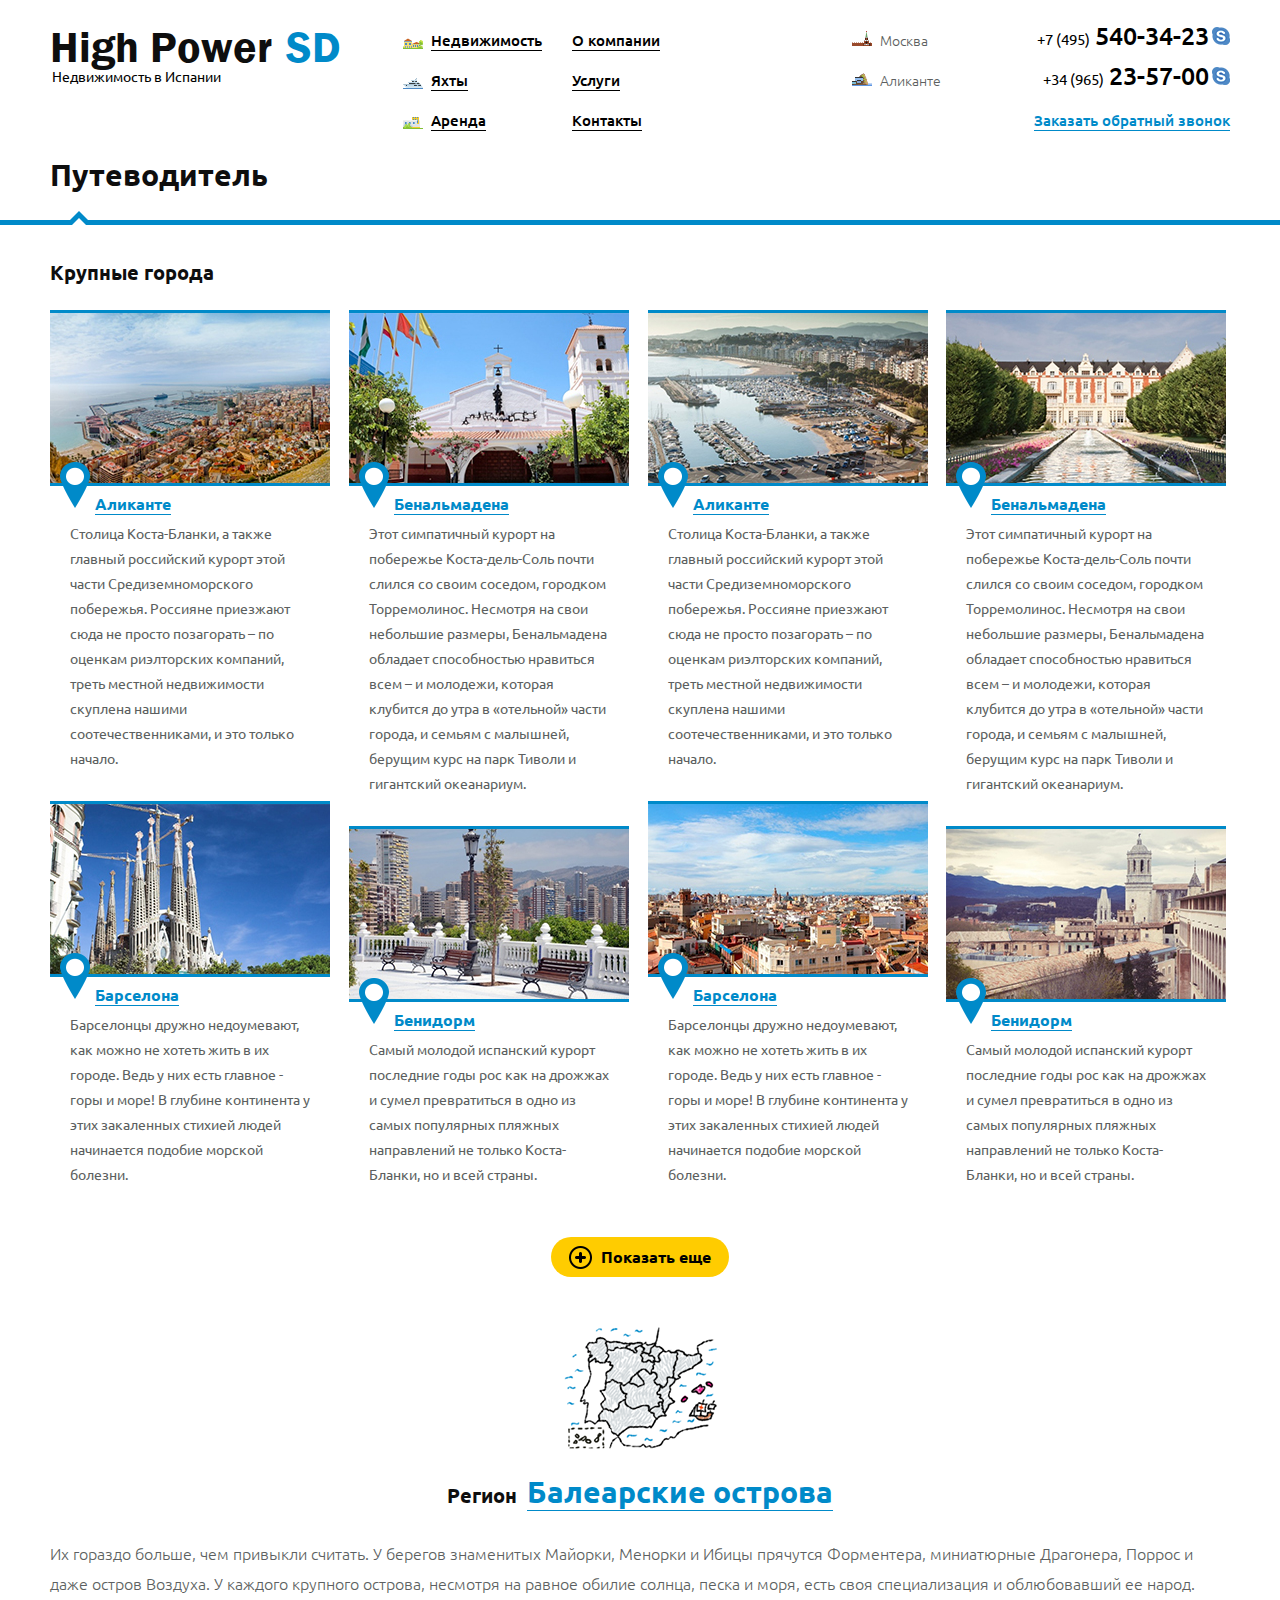
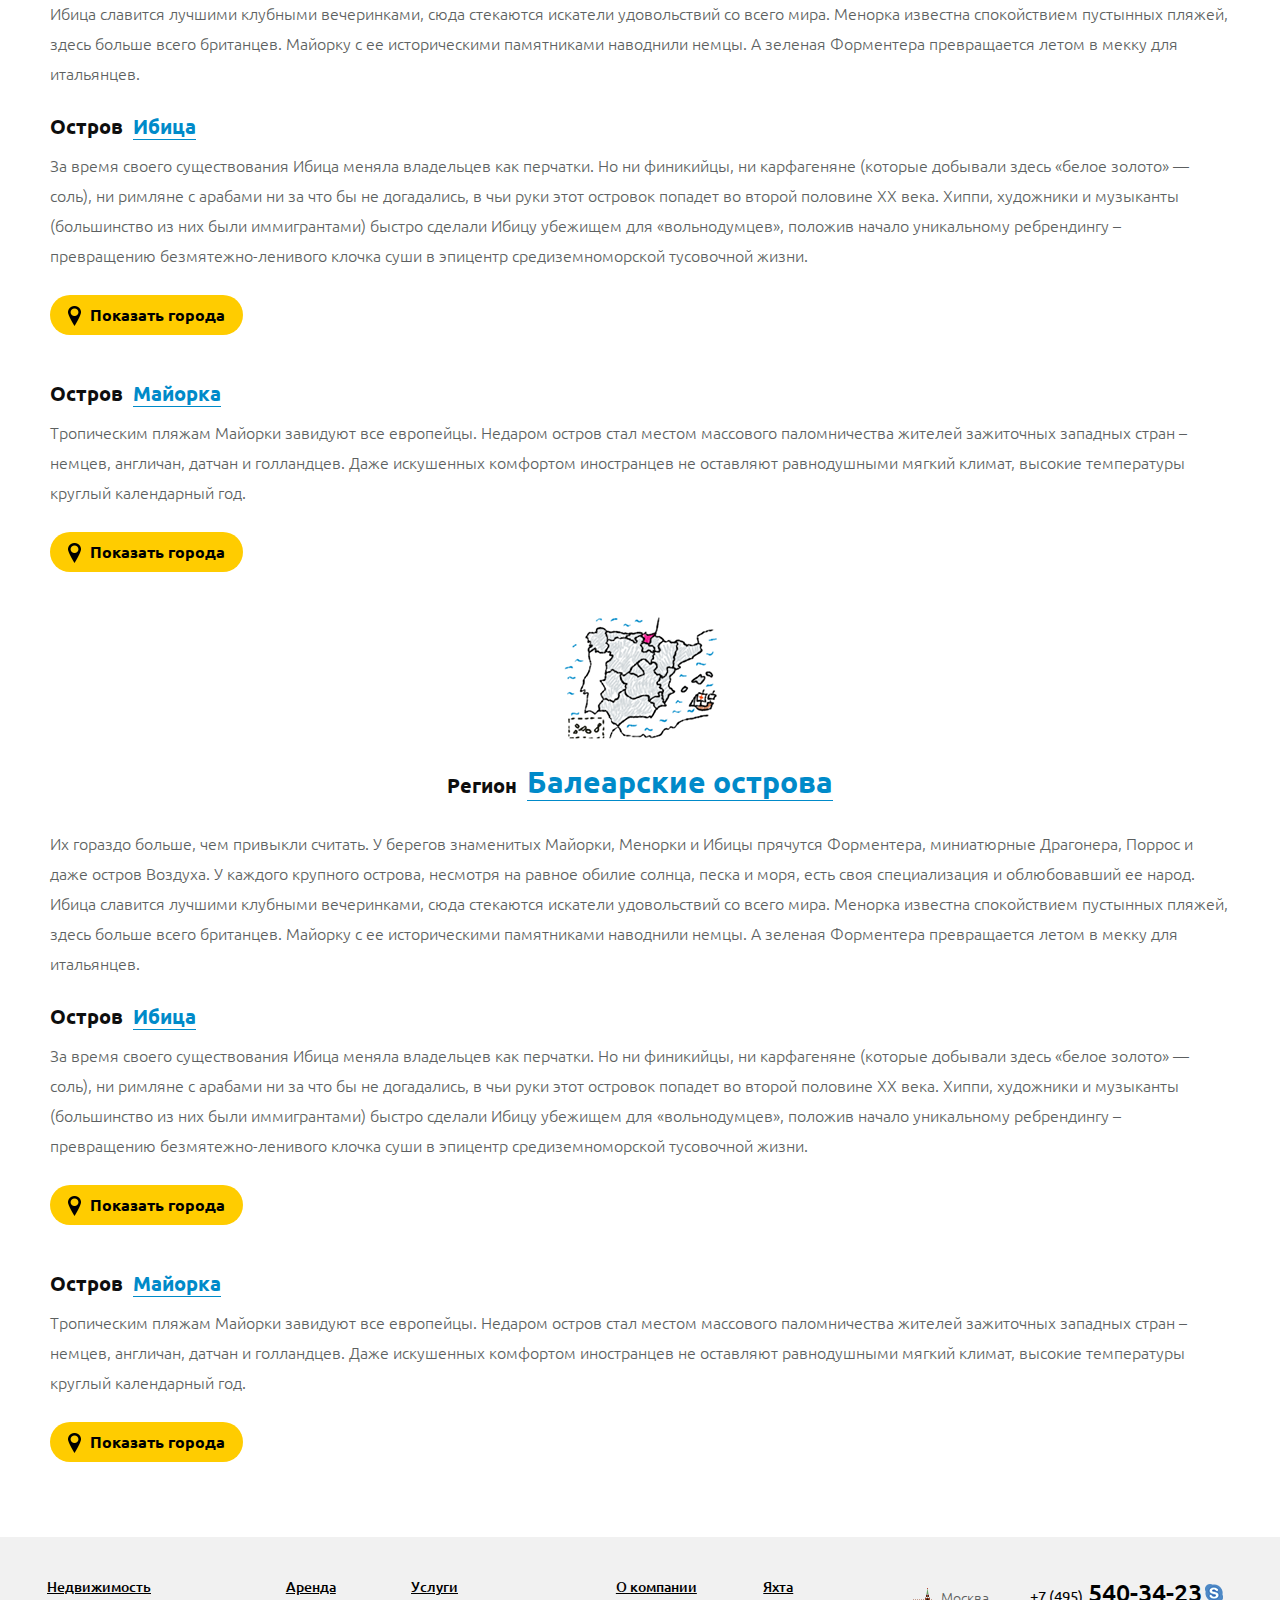
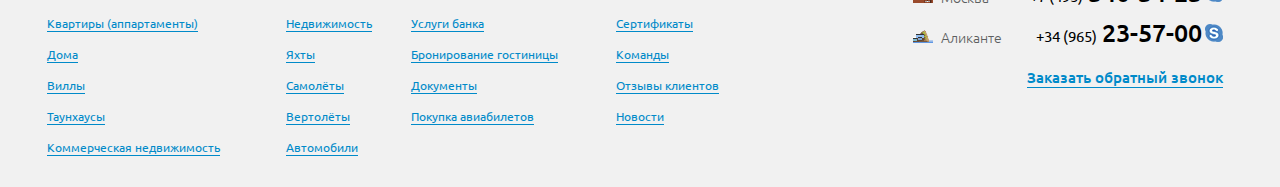
<file: index6.html>
<!doctype html>
<head>
  <meta charset="UTF-8">
  <title>High Power</title>
  <script src="http://code.jquery.com/jquery-1.9.1.min.js"></script>
  <script src="/f/js/jquery.slides.min.js"></script>
  <script type="text/javascript" src="/f/js/common.js"></script>
  <script type="text/javascript" src="/f/js/bootstrap.min.js"></script>
  <script type="text/javascript" src="/f/js/bootstrap-select.min.js"></script>
  <script src="/f/js/jquery-ui.js"></script>

  <link rel="stylesheet" type="text/css" href="/f/css/bootstrap-select.min.css" />
  <link rel="stylesheet" type="text/css" href="/f/css/bootstrap.min.css" />
  <link rel="stylesheet" type="text/css" href="/f/css/jquery-ui.css" />
  <link rel="stylesheet" type="text/css" href="/f/css/main.css" />
  <link href='http://fonts.googleapis.com/css?family=PT+Sans+Caption' rel='stylesheet' type='text/css'>
  <link href='http://fonts.googleapis.com/css?family=Ubuntu:400,500,300,700,300italic,700italic&subset=latin,cyrillic' rel='stylesheet' type='text/css'>
</head>
<body>
  <header class="b-header">
    <div class="b-header__content">
      <a href="/">
        <p class="b-logo">
          High Power
          <span class="b-logo__char">SD</span>
          <span class="b-logo__text">Недвижимость в Испании</span>
        </p>
      </a>
      <ul class="b-main-menu">
        <li class="b-main-menu__item">
          <div class="iconize-realty"></div>
          <a href="#" class="b-link">Недвижимость</a>
        </li>
        <li class="b-main-menu__item">
          <div class="iconize-boat"></div>
          <a href="#" class="b-link">Яхты</a>
        </li>
        <li class="b-main-menu__item">
          <div class="iconize-lease"></div>
          <a href="#" class="b-link">Аренда</a>
        </li>
        <li class="b-main-menu__item">
          <a href="#" class="b-link">О компании</a>
        </li>
        <li class="b-main-menu__item">
          <a href="#" class="b-link">Услуги</a>
        </li>
        <li class="b-main-menu__item">
          <a href="#" class="b-link">Контакты</a>
        </li>
      </ul>
      <div class="b-contacts b-contacts_header">
        <div class="b-contacts__item">
          <p class="b-contacts__city">
            <span class="iconize-moscow"></span>
            <span class="b-contacts__city-text">Москва</span>
          </p>
          <p class="b-contacts__phone">
            <span class="b-contacts__phone-small">+7 (495)</span>540-34-23
            <span class="iconize-skype"></span>
          </p>
        </div>
        <div class="b-contacts__item">
          <p class="b-contacts__city">
            <span class="iconize-alicante"></span>
            <span class="b-contacts__city-text">Аликанте</span>
          </p>
          <p class="b-contacts__phone">
            <span class="b-contacts__phone-small">+34 (965)</span>23-57-00
            <span class="iconize-skype"></span>
          </p>
        </div>
        <div class="b-contacts__callback">
          <a href="#" class="b-link">Заказать обратный звонок</a>
        </div>
      </div>
    </div>
  </header>
  <h1 class="b-main-title b-main-title_arrow">Путеводитель</h1>
  <section class="b-main">
    <div class="b-content b-content_full">
      <div class="b-cities-enum">
        <p class="b-cities-enum__title">Крупные города</p>
        <div class="b-cities-enum__holder">
          <div class="b-city">
            <div class="b-city__head b-iconized-link">
              <div class="b-city__img">
                <img src="/f/img/cities/1.jpg" alt="">
                <div class="b-city__more"><span class="yellow-btn yellow-btn_passive">Подробнее</span></div>
              </div>
              <span class="b-city__title b-link">Аликанте</span>
            </div>
            <p class="b-city__text">Столица Коста-Бланки, а также главный российский курорт этой части Средиземноморского побережья. Россияне приезжают сюда не просто позагорать – по оценкам риэлторских компаний, треть местной недвижимости скуплена нашими соотечественниками, и это только начало. </p>
          </div><div class="b-city">
            <div class="b-city__head b-iconized-link">
              <div class="b-city__img">
                <img src="/f/img/cities/2.jpg" alt="">
                <div class="b-city__more"><span class="yellow-btn yellow-btn_passive">Подробнее</span></div>
              </div>
              <span class="b-city__title b-link">Барселона</span>
            </div>
            <p class="b-city__text">Барселонцы дружно недоумевают, как можно не хотеть жить в их городе. Ведь у них есть главное - горы и море! В глубине континента у этих закаленных стихией людей начинается подобие морской болезни.</p>
          </div><div class="b-city">
            <div class="b-city__head b-iconized-link">
              <div class="b-city__img">
                <img src="/f/img/cities/3.jpg" alt="">
                <div class="b-city__more"><span class="yellow-btn yellow-btn_passive">Подробнее</span></div>
              </div>
              <span class="b-city__title b-link">Бенальмадена</span>
            </div>
            <p class="b-city__text">Этот симпатичный курорт на побережье Коста-дель-Соль почти слился со своим соседом, городком Торремолинос. Несмотря на свои небольшие размеры, Бенальмадена обладает способностью нравиться всем – и молодежи, которая клубится до утра в «отельной» части города, и семьям с малышней, берущим курс на парк Тиволи и гигантский океанариум.</p>
          </div><div class="b-city">
            <div class="b-city__head b-iconized-link">
              <div class="b-city__img">
                <img src="/f/img/cities/4.jpg" alt="">
                <div class="b-city__more"><span class="yellow-btn yellow-btn_passive">Подробнее</span></div>
              </div>
              <span class="b-city__title b-link">Бенидорм</span>
            </div>
            <p class="b-city__text">Самый молодой испанский курорт последние годы рос как на дрожжах и сумел превратиться в одно из самых популярных пляжных направлений не только Коста-Бланки, но и всей страны. </p>
          </div>
           <div class="b-city">
            <div class="b-city__head b-iconized-link">
              <div class="b-city__img">
                <img src="/f/img/cities/5.jpg" alt="">
                <div class="b-city__more"><span class="yellow-btn yellow-btn_passive">Подробнее</span></div>
              </div>
              <span class="b-city__title b-link">Аликанте</span>
            </div>
            <p class="b-city__text">Столица Коста-Бланки, а также главный российский курорт этой части Средиземноморского побережья. Россияне приезжают сюда не просто позагорать – по оценкам риэлторских компаний, треть местной недвижимости скуплена нашими соотечественниками, и это только начало. </p>
          </div><div class="b-city">
            <div class="b-city__head b-iconized-link">
              <div class="b-city__img">
                <img src="/f/img/cities/6.jpg" alt="">
                <div class="b-city__more"><span class="yellow-btn yellow-btn_passive">Подробнее</span></div>
              </div>
              <span class="b-city__title b-link">Барселона</span>
            </div>
            <p class="b-city__text">Барселонцы дружно недоумевают, как можно не хотеть жить в их городе. Ведь у них есть главное - горы и море! В глубине континента у этих закаленных стихией людей начинается подобие морской болезни.</p>
          </div><div class="b-city">
            <div class="b-city__head b-iconized-link">
              <div class="b-city__img">
                <img src="/f/img/cities/7.jpg" alt="">
                <div class="b-city__more"><span class="yellow-btn yellow-btn_passive">Подробнее</span></div>
              </div>
              <span class="b-city__title b-link">Бенальмадена</span>
            </div>
            <p class="b-city__text">Этот симпатичный курорт на побережье Коста-дель-Соль почти слился со своим соседом, городком Торремолинос. Несмотря на свои небольшие размеры, Бенальмадена обладает способностью нравиться всем – и молодежи, которая клубится до утра в «отельной» части города, и семьям с малышней, берущим курс на парк Тиволи и гигантский океанариум.</p>
          </div><div class="b-city">
            <div class="b-city__head b-iconized-link">
              <div class="b-city__img">
                <img src="/f/img/cities/8.jpg" alt="">
                <div class="b-city__more"><span class="yellow-btn yellow-btn_passive">Подробнее</span></div>
              </div>
              <span class="b-city__title b-link">Бенидорм</span>
            </div>
            <p class="b-city__text">Самый молодой испанский курорт последние годы рос как на дрожжах и сумел превратиться в одно из самых популярных пляжных направлений не только Коста-Бланки, но и всей страны. </p>
          </div>
        </div>
        <div class="b-city__show">
          <div class="b-city__show-link yellow-btn"><div class="iconize-show"></div>Показать еще</div>
        </div>
      </div>
      <div class="b-region">
        <div class="b-region__img">
          <img src="/f/img/regions/1.png" alt="">
        </div>
        <p class="b-region__title">Регион<a href="#" class="b-link b-region__title-link">Балеарские острова</a></p>
        <p class="b-region__text">Их гораздо больше, чем привыкли считать. У берегов знаменитых Майорки, Менорки и Ибицы прячутся Форментера, миниатюрные Драгонера, Поррос и даже остров Воздуха. У каждого крупного острова, несмотря на равное обилие солнца, песка и моря, есть своя специализация и облюбовавший ее народ. Ибица славится лучшими клубными вечеринками, сюда стекаются искатели удовольствий со всего мира. Менорка известна спокойствием пустынных пляжей, здесь больше всего британцев. Майорку с ее историческими памятниками наводнили немцы. А зеленая Форментера превращается летом в мекку для итальянцев.</p>
        <p class="b-region__subtitle">Остров<a href="#" class="b-link b-region__subtitle-link">Ибица</a></p>
         <p class="b-region__text">За время своего существования Ибица меняла владельцев как перчатки. Но ни финикийцы, ни карфагеняне (которые добывали здесь «белое золото» — соль), ни римляне с арабами ни за что бы не догадались, в чьи руки этот островок попадет во второй половине XX века. Хиппи, художники и музыканты (большинство из них были иммигрантами) быстро сделали Ибицу убежищем для «вольнодумцев», положив начало уникальному ребрендингу – превращению безмятежно-ленивого клочка суши в эпицентр средиземноморской тусовочной жизни.</p>
        <div class="b-region__show">
          <div class="b-region__show-btn b-region__show-btn_open yellow-btn"><div class="iconize-black-marker"></div>Показать города</div>
          <div class="b-region__show-btn b-region__show-btn_close yellow-btn"><div class="iconize-close"></div></div>
          <div class="b-region__show-block">
            <div class="b-cities-enum">
              <p class="b-cities-enum__title">Города региона</p>
              <div class="b-cities-enum__holder">
                <div class="b-city">
                  <div class="b-city__head b-iconized-link">
                    <div class="b-city__img">
                      <img src="/f/img/cities/3.jpg" alt="">
                      <div class="b-city__more"><span class="yellow-btn yellow-btn_passive">Подробнее</span></div>
                    </div>
                    <span class="b-city__title b-link">Бенальмадена</span>
                  </div>
                  <p class="b-city__text">Этот симпатичный курорт на побережье Коста-дель-Соль почти слился со своим соседом, городком Торремолинос. Несмотря на свои небольшие размеры, Бенальмадена обладает способностью нравиться всем – и молодежи, которая клубится до утра в «отельной» части города, и семьям с малышней, берущим курс на парк Тиволи и гигантский океанариум.</p>
                </div><div class="b-city">
                  <div class="b-city__head b-iconized-link">
                    <div class="b-city__img">
                      <img src="/f/img/cities/4.jpg" alt="">
                      <div class="b-city__more"><span class="yellow-btn yellow-btn_passive">Подробнее</span></div>
                    </div>
                    <span class="b-city__title b-link">Бенидорм</span>
                  </div>
                  <p class="b-city__text">Самый молодой испанский курорт последние годы рос как на дрожжах и сумел превратиться в одно из самых популярных пляжных направлений не только Коста-Бланки, но и всей страны. </p>
                </div><div class="b-city">
                  <div class="b-city__head b-iconized-link">
                    <div class="b-city__img">
                      <img src="/f/img/cities/5.jpg" alt="">
                      <div class="b-city__more"><span class="yellow-btn yellow-btn_passive">Подробнее</span></div>
                    </div>
                    <span class="b-city__title b-link">Аликанте</span>
                  </div>
                  <p class="b-city__text">Столица Коста-Бланки, а также главный российский курорт этой части Средиземноморского побережья. Россияне приезжают сюда не просто позагорать – по оценкам риэлторских компаний, треть местной недвижимости скуплена нашими соотечественниками, и это только начало. </p>
                </div><div class="b-city">
                  <div class="b-city__head b-iconized-link">
                    <div class="b-city__img">
                      <img src="/f/img/cities/5.jpg" alt="">
                      <div class="b-city__more"><span class="yellow-btn yellow-btn_passive">Подробнее</span></div>
                    </div>
                    <span class="b-city__title b-link">Аликанте</span>
                  </div>
                  <p class="b-city__text">Столица Коста-Бланки, а также главный российский курорт этой части Средиземноморского побережья. Россияне приезжают сюда не просто позагорать – по оценкам риэлторских компаний, треть местной недвижимости скуплена нашими соотечественниками, и это только начало. </p>
                </div>
              </div>
            </div>
        </div>
      </div>
      <p class="b-region__subtitle">Остров<a href="#" class="b-link b-region__subtitle-link">Майорка</a></p>
      <p class="b-region__text">Тропическим пляжам Майорки завидуют все европейцы. Недаром остров стал местом массового паломничества жителей зажиточных западных стран – немцев, англичан, датчан и голландцев. Даже искушенных комфортом иностранцев не оставляют равнодушными мягкий климат, высокие температуры круглый календарный год.</p>
      <div class="b-region__show">
        <div class="b-region__show-btn b-region__show-btn_open yellow-btn"><div class="iconize-black-marker"></div>Показать города</div>
        <div class="b-region__show-btn b-region__show-btn_close yellow-btn"><div class="iconize-close"></div></div>
        <div class="b-region__show-block">
          <div class="b-cities-enum">
            <p class="b-cities-enum__title">Города региона</p>
            <div class="b-cities-enum__holder">
              <div class="b-city">
                <div class="b-city__head b-iconized-link">
                  <div class="b-city__img">
                    <img src="/f/img/cities/3.jpg" alt="">
                    <div class="b-city__more"><span class="yellow-btn yellow-btn_passive">Подробнее</span></div>
                  </div>
                  <span class="b-city__title b-link">Бенальмадена</span>
                </div>
                <p class="b-city__text">Этот симпатичный курорт на побережье Коста-дель-Соль почти слился со своим соседом, городком Торремолинос. Несмотря на свои небольшие размеры, Бенальмадена обладает способностью нравиться всем – и молодежи, которая клубится до утра в «отельной» части города, и семьям с малышней, берущим курс на парк Тиволи и гигантский океанариум.</p>
              </div><div class="b-city">
                <div class="b-city__head b-iconized-link">
                  <div class="b-city__img">
                    <img src="/f/img/cities/4.jpg" alt="">
                    <div class="b-city__more"><span class="yellow-btn yellow-btn_passive">Подробнее</span></div>
                  </div>
                  <span class="b-city__title b-link">Бенидорм</span>
                </div>
                <p class="b-city__text">Самый молодой испанский курорт последние годы рос как на дрожжах и сумел превратиться в одно из самых популярных пляжных направлений не только Коста-Бланки, но и всей страны. </p>
              </div><div class="b-city">
                <div class="b-city__head b-iconized-link">
                  <div class="b-city__img">
                    <img src="/f/img/cities/5.jpg" alt="">
                    <div class="b-city__more"><span class="yellow-btn yellow-btn_passive">Подробнее</span></div>
                  </div>
                  <span class="b-city__title b-link">Аликанте</span>
                </div>
                <p class="b-city__text">Столица Коста-Бланки, а также главный российский курорт этой части Средиземноморского побережья. Россияне приезжают сюда не просто позагорать – по оценкам риэлторских компаний, треть местной недвижимости скуплена нашими соотечественниками, и это только начало. </p>
              </div><div class="b-city">
                <div class="b-city__head b-iconized-link">
                  <div class="b-city__img">
                    <img src="/f/img/cities/5.jpg" alt="">
                    <div class="b-city__more"><span class="yellow-btn yellow-btn_passive">Подробнее</span></div>
                  </div>
                  <span class="b-city__title b-link">Аликанте</span>
                </div>
                <p class="b-city__text">Столица Коста-Бланки, а также главный российский курорт этой части Средиземноморского побережья. Россияне приезжают сюда не просто позагорать – по оценкам риэлторских компаний, треть местной недвижимости скуплена нашими соотечественниками, и это только начало. </p>
              </div>
            </div>
          </div>
        </div>
      </div>
    </div>
    <div class="b-region">
        <div class="b-region__img">
          <img src="/f/img/regions/2.png" alt="">
        </div>
        <p class="b-region__title">Регион<a href="#" class="b-link b-region__title-link">Балеарские острова</a></p>
        <p class="b-region__text">Их гораздо больше, чем привыкли считать. У берегов знаменитых Майорки, Менорки и Ибицы прячутся Форментера, миниатюрные Драгонера, Поррос и даже остров Воздуха. У каждого крупного острова, несмотря на равное обилие солнца, песка и моря, есть своя специализация и облюбовавший ее народ. Ибица славится лучшими клубными вечеринками, сюда стекаются искатели удовольствий со всего мира. Менорка известна спокойствием пустынных пляжей, здесь больше всего британцев. Майорку с ее историческими памятниками наводнили немцы. А зеленая Форментера превращается летом в мекку для итальянцев.</p>
        <p class="b-region__subtitle">Остров<a href="#" class="b-link b-region__subtitle-link">Ибица</a></p>
         <p class="b-region__text">За время своего существования Ибица меняла владельцев как перчатки. Но ни финикийцы, ни карфагеняне (которые добывали здесь «белое золото» — соль), ни римляне с арабами ни за что бы не догадались, в чьи руки этот островок попадет во второй половине XX века. Хиппи, художники и музыканты (большинство из них были иммигрантами) быстро сделали Ибицу убежищем для «вольнодумцев», положив начало уникальному ребрендингу – превращению безмятежно-ленивого клочка суши в эпицентр средиземноморской тусовочной жизни.</p>
        <div class="b-region__show">
          <div class="b-region__show-btn b-region__show-btn_open yellow-btn"><div class="iconize-black-marker"></div>Показать города</div>
          <div class="b-region__show-btn b-region__show-btn_close yellow-btn"><div class="iconize-close"></div></div>
          <div class="b-region__show-block">
            <div class="b-cities-enum">
              <p class="b-cities-enum__title">Города региона</p>
              <div class="b-cities-enum__holder">
                <div class="b-city">
                  <div class="b-city__head b-iconized-link">
                    <div class="b-city__img">
                      <img src="/f/img/cities/3.jpg" alt="">
                      <div class="b-city__more"><span class="yellow-btn yellow-btn_passive">Подробнее</span></div>
                    </div>
                    <span class="b-city__title b-link">Бенальмадена</span>
                  </div>
                  <p class="b-city__text">Этот симпатичный курорт на побережье Коста-дель-Соль почти слился со своим соседом, городком Торремолинос. Несмотря на свои небольшие размеры, Бенальмадена обладает способностью нравиться всем – и молодежи, которая клубится до утра в «отельной» части города, и семьям с малышней, берущим курс на парк Тиволи и гигантский океанариум.</p>
                </div><div class="b-city">
                  <div class="b-city__head b-iconized-link">
                    <div class="b-city__img">
                      <img src="/f/img/cities/4.jpg" alt="">
                      <div class="b-city__more"><span class="yellow-btn yellow-btn_passive">Подробнее</span></div>
                    </div>
                    <span class="b-city__title b-link">Бенидорм</span>
                  </div>
                  <p class="b-city__text">Самый молодой испанский курорт последние годы рос как на дрожжах и сумел превратиться в одно из самых популярных пляжных направлений не только Коста-Бланки, но и всей страны. </p>
                </div><div class="b-city">
                  <div class="b-city__head b-iconized-link">
                    <div class="b-city__img">
                      <img src="/f/img/cities/5.jpg" alt="">
                      <div class="b-city__more"><span class="yellow-btn yellow-btn_passive">Подробнее</span></div>
                    </div>
                    <span class="b-city__title b-link">Аликанте</span>
                  </div>
                  <p class="b-city__text">Столица Коста-Бланки, а также главный российский курорт этой части Средиземноморского побережья. Россияне приезжают сюда не просто позагорать – по оценкам риэлторских компаний, треть местной недвижимости скуплена нашими соотечественниками, и это только начало. </p>
                </div><div class="b-city">
                  <div class="b-city__head b-iconized-link">
                    <div class="b-city__img">
                      <img src="/f/img/cities/5.jpg" alt="">
                      <div class="b-city__more"><span class="yellow-btn yellow-btn_passive">Подробнее</span></div>
                    </div>
                    <span class="b-city__title b-link">Аликанте</span>
                  </div>
                  <p class="b-city__text">Столица Коста-Бланки, а также главный российский курорт этой части Средиземноморского побережья. Россияне приезжают сюда не просто позагорать – по оценкам риэлторских компаний, треть местной недвижимости скуплена нашими соотечественниками, и это только начало. </p>
                </div>
              </div>
            </div>
        </div>
      </div>
      <p class="b-region__subtitle">Остров<a href="#" class="b-link b-region__subtitle-link">Майорка</a></p>
      <p class="b-region__text">Тропическим пляжам Майорки завидуют все европейцы. Недаром остров стал местом массового паломничества жителей зажиточных западных стран – немцев, англичан, датчан и голландцев. Даже искушенных комфортом иностранцев не оставляют равнодушными мягкий климат, высокие температуры круглый календарный год.</p>
      <div class="b-region__show">
        <div class="b-region__show-btn b-region__show-btn_open yellow-btn"><div class="iconize-black-marker"></div>Показать города</div>
        <div class="b-region__show-btn b-region__show-btn_close yellow-btn"><div class="iconize-close"></div></div>
        <div class="b-region__show-block">
          <div class="b-cities-enum">
            <p class="b-cities-enum__title">Города региона</p>
            <div class="b-cities-enum__holder">
              <div class="b-city">
                <div class="b-city__head b-iconized-link">
                  <div class="b-city__img">
                    <img src="/f/img/cities/3.jpg" alt="">
                    <div class="b-city__more"><span class="yellow-btn yellow-btn_passive">Подробнее</span></div>
                  </div>
                  <span class="b-city__title b-link">Бенальмадена</span>
                </div>
                <p class="b-city__text">Этот симпатичный курорт на побережье Коста-дель-Соль почти слился со своим соседом, городком Торремолинос. Несмотря на свои небольшие размеры, Бенальмадена обладает способностью нравиться всем – и молодежи, которая клубится до утра в «отельной» части города, и семьям с малышней, берущим курс на парк Тиволи и гигантский океанариум.</p>
              </div><div class="b-city">
                <div class="b-city__head b-iconized-link">
                  <div class="b-city__img">
                    <img src="/f/img/cities/4.jpg" alt="">
                    <div class="b-city__more"><span class="yellow-btn yellow-btn_passive">Подробнее</span></div>
                  </div>
                  <span class="b-city__title b-link">Бенидорм</span>
                </div>
                <p class="b-city__text">Самый молодой испанский курорт последние годы рос как на дрожжах и сумел превратиться в одно из самых популярных пляжных направлений не только Коста-Бланки, но и всей страны. </p>
              </div><div class="b-city">
                <div class="b-city__head b-iconized-link">
                  <div class="b-city__img">
                    <img src="/f/img/cities/5.jpg" alt="">
                    <div class="b-city__more"><span class="yellow-btn yellow-btn_passive">Подробнее</span></div>
                  </div>
                  <span class="b-city__title b-link">Аликанте</span>
                </div>
                <p class="b-city__text">Столица Коста-Бланки, а также главный российский курорт этой части Средиземноморского побережья. Россияне приезжают сюда не просто позагорать – по оценкам риэлторских компаний, треть местной недвижимости скуплена нашими соотечественниками, и это только начало. </p>
              </div><div class="b-city">
                <div class="b-city__head b-iconized-link">
                  <div class="b-city__img">
                    <img src="/f/img/cities/5.jpg" alt="">
                    <div class="b-city__more"><span class="yellow-btn yellow-btn_passive">Подробнее</span></div>
                  </div>
                  <span class="b-city__title b-link">Аликанте</span>
                </div>
                <p class="b-city__text">Столица Коста-Бланки, а также главный российский курорт этой части Средиземноморского побережья. Россияне приезжают сюда не просто позагорать – по оценкам риэлторских компаний, треть местной недвижимости скуплена нашими соотечественниками, и это только начало. </p>
              </div>
            </div>
          </div>
        </div>
      </div>
    </div>
  </section>
  <footer class="b-footer">
    <div class="b-footer__table">
      <div class="b-footer__row">
        <div class="b-footer__cell">
          <p class="b-footer__title">Недвижимость</p>
          <ul class="b-footer-menu">
            <li class="b-footer-menu__item"><a href="#" class="b-link">Квартиры (аппартаменты)</a>
            </li>
            <li class="b-footer-menu__item"><a href="#" class="b-link">Дома</a>
            </li>
            <li class="b-footer-menu__item"><a href="#" class="b-link">Виллы</a>
            </li>
            <li class="b-footer-menu__item"><a href="#" class="b-link">Таунхаусы</a>
            </li>
            <li class="b-footer-menu__item"><a href="#" class="b-link">Коммерческая недвижимость</a>
            </li>
          </ul>
        </div>
        <div class="b-footer__cell">
          <p class="b-footer__title">Аренда</p>
          <ul class="b-footer-menu">
            <li class="b-footer-menu__item"><a href="#" class="b-link">Недвижимость</a>
            </li>
            <li class="b-footer-menu__item"><a href="#" class="b-link">Яхты</a>
            </li>
            <li class="b-footer-menu__item"><a href="#" class="b-link">Самолёты</a>
            </li>
            <li class="b-footer-menu__item"><a href="#" class="b-link">Вертолёты</a>
            </li>
            <li class="b-footer-menu__item"><a href="#" class="b-link">Автомобили</a>
            </li>
          </ul>
        </div>
        <div class="b-footer__cell">
          <p class="b-footer__title">Услуги</p>
          <ul class="b-footer-menu">
            <li class="b-footer-menu__item"><a href="#" class="b-link">Услуги банка</a>
            </li>
            <li class="b-footer-menu__item"><a href="#" class="b-link">Бронирование гостиницы</a>
            </li>
            <li class="b-footer-menu__item"><a href="#" class="b-link">Документы</a>
            </li>
            <li class="b-footer-menu__item"><a href="#" class="b-link">Покупка авиабилетов</a>
            </li>
          </ul>
        </div>
        <div class="b-footer__cell">
          <p class="b-footer__title">О компании</p>
          <ul class="b-footer-menu">
            <li class="b-footer-menu__item"><a href="#" class="b-link">Сертификаты</a>
            </li>
            <li class="b-footer-menu__item"><a href="#" class="b-link">Команды</a>
            </li>
            <li class="b-footer-menu__item"><a href="#" class="b-link">Отзывы клиентов</a>
            </li>
            <li class="b-footer-menu__item"><a href="#" class="b-link">Новости</a>
            </li>
          </ul>
        </div>
        <div class="b-footer__cell">
          <p class="b-footer__title">Яхта</p>
        </div>
        <div class="b-footer__cell">
          <div class="b-contacts b-contacts_footer">
            <div class="b-contacts__item">
              <p class="b-contacts__city">
                <span class="iconize-moscow"></span>
                <span class="b-contacts__city-text">Москва</span>
              </p><p class="b-contacts__phone">
                <span class="b-contacts__phone-small">+7 (495)</span>540-34-23
                <span class="iconize-skype"></span>
              </p>
            </div>
            <div class="b-contacts__item">
              <p class="b-contacts__city">
                <span class="iconize-alicante"></span>
                <span class="b-contacts__city-text">Аликанте</span>
              </p><p class="b-contacts__phone">
                <span class="b-contacts__phone-small">+34 (965)</span>23-57-00
                <span class="iconize-skype"></span>
              </p>
            </div>
            <div class="b-contacts__callback">
              <a href="#" class="b-link">Заказать обратный звонок</a>
            </div>
           </div>
        </div>
      </div>
    </div>
  </footer>
  <div id="popup-credit" style="display:none;">
    <form action="." method="post" id="mail_form" class="b-forma">
      <a href="#" class="b-forma_close cancelComment" id="toggler"></a>
      <p class="b-forma__head" id="demo-link">Заказать</br>обратный звонок</p>
      <p class="b-forma__title">Имя</p>
      <input class="b-forma__input" type="text" size="25" name="name" id="name" value=" ">
      <p class="b-forma__title">Телефон</p>
      <input class="b-forma__input" type="text" size="25" name="tel" id="tel" value=" ">
      <p class="b-forma__title">Комментарии к звонку</p>
      <textarea class="b-forma__input b-forma__comments" cols="30" rows="5" name="text" id="text" value="Темы и время звонка"></textarea>
      <input class="b-forma__submit yellow-btn" type="submit" name="submit" id="submit" value="Отправить">
    </form>
  </div>
  <script>
  $('#wrapper a').click(function() {
    if ($(this).attr('class') != $('#wrapper').attr('class')) {
      $('#wrapper').attr('class', $(this).attr('class'));
    }
  });
  </script>
</body>
</html>
</file>
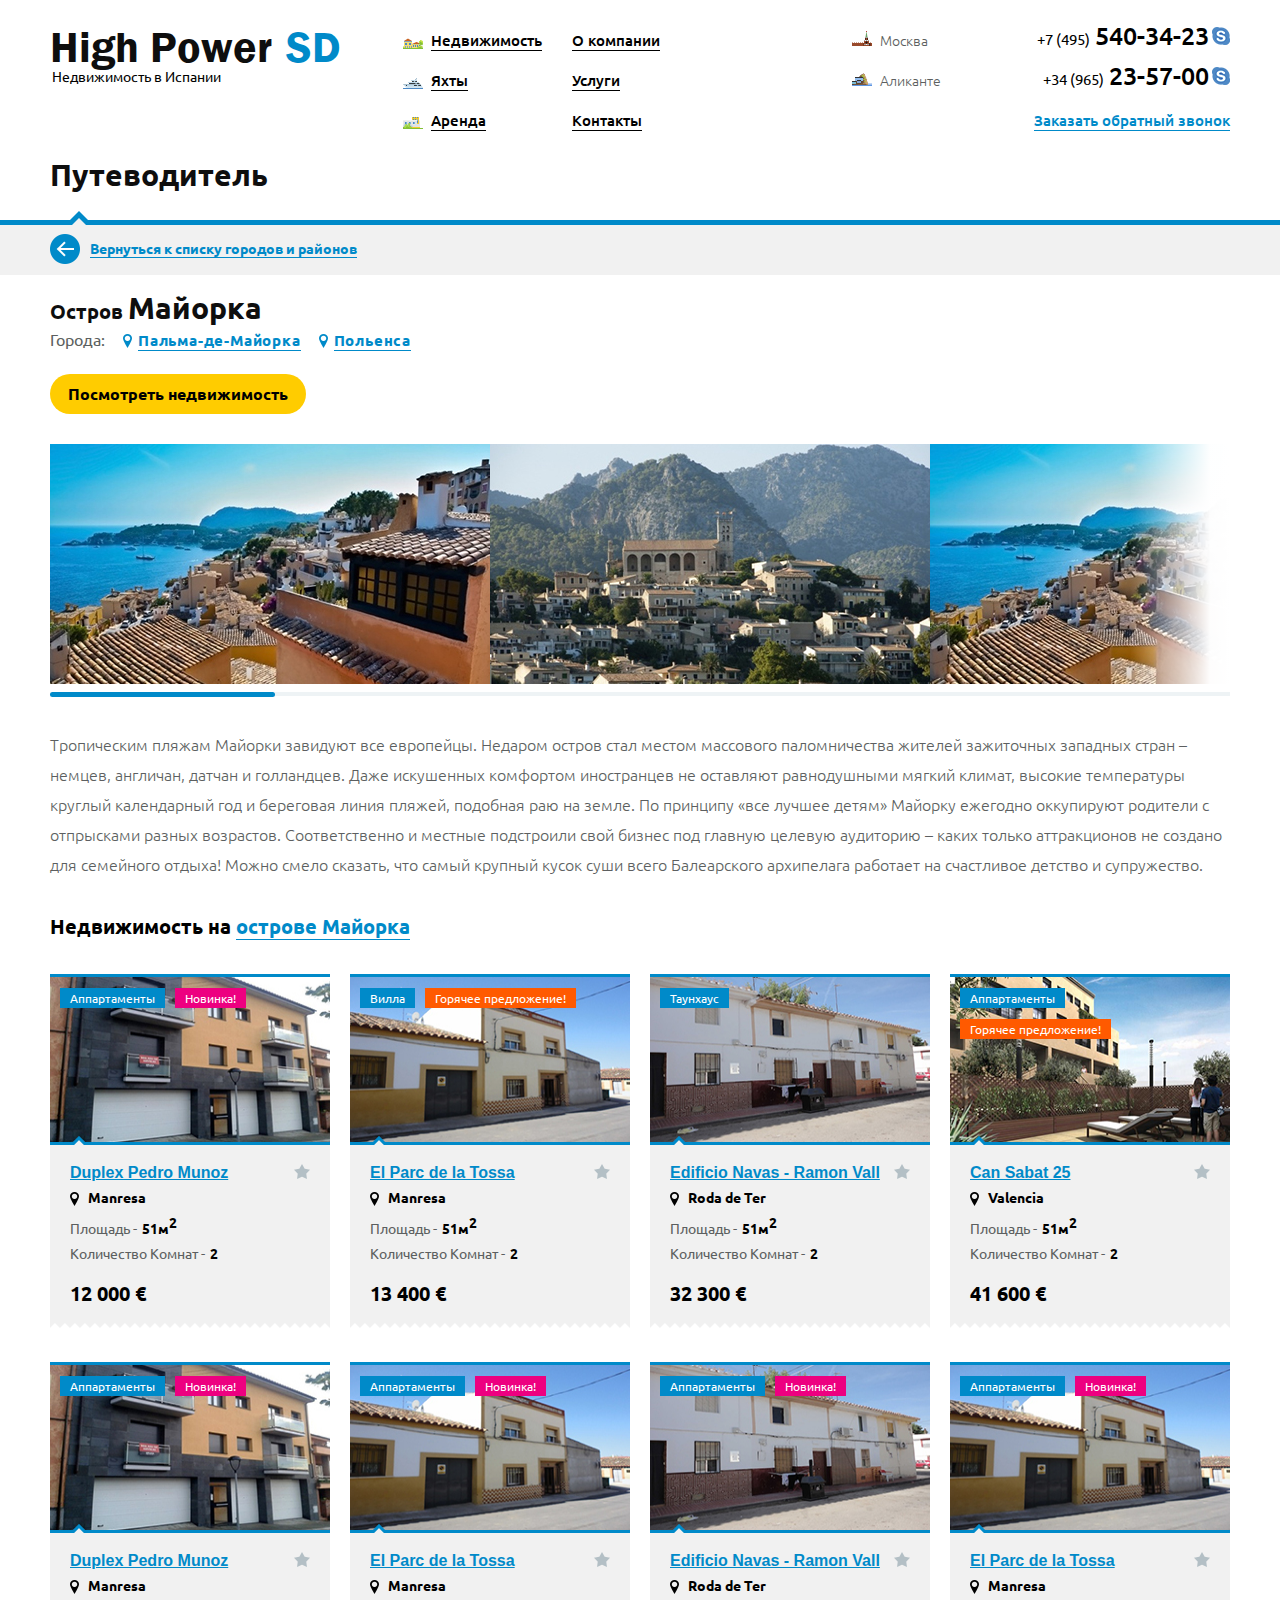
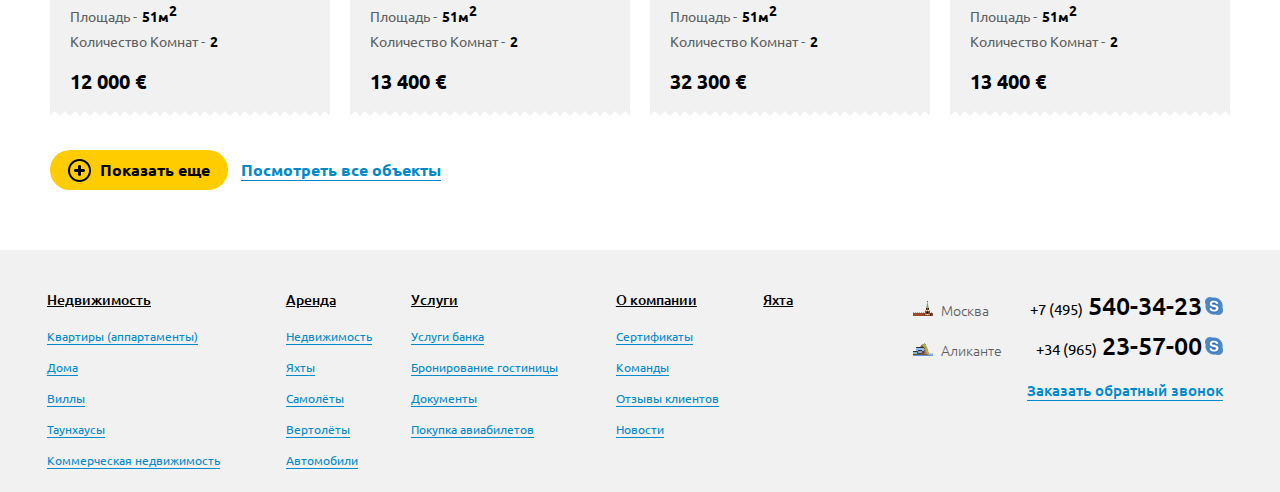
<file: index7.html>
<!doctype html>
<head>
  <meta charset="UTF-8">
  <title>High Power</title>
  <script src="http://code.jquery.com/jquery-1.9.1.min.js"></script>
  <script src="/f/js/jquery.slides.min.js"></script>
  <script type="text/javascript" src="/f/js/common.js"></script>
  <script type="text/javascript" src="/f/js/bootstrap.min.js"></script>
  <script type="text/javascript" src="/f/js/bootstrap-select.min.js"></script>
  <script src="/f/js/jquery-ui.js"></script>
  <script src="/f/js/jquery.mCustomScrollbar.js"></script>
  <link rel="stylesheet" type="text/css" href="/f/css/bootstrap-select.min.css" />
  <link rel="stylesheet" type="text/css" href="/f/css/bootstrap.min.css" />
  <link rel="stylesheet" type="text/css" href="/f/css/jquery-ui.css" />
  <link rel="stylesheet" href="/f/css/jquery.mCustomScrollbar.css">
  <link rel="stylesheet" type="text/css" href="/f/css/main.css" />
  <link href='http://fonts.googleapis.com/css?family=PT+Sans+Caption' rel='stylesheet' type='text/css'>
  <link href='http://fonts.googleapis.com/css?family=Ubuntu:400,500,300,700,300italic,700italic&subset=latin,cyrillic' rel='stylesheet' type='text/css'>
  <script>
    $(document).ready(function(){
    $(".b-island__scroll").mCustomScrollbar({
      axis: "x",
      scrollbarPosition: "outside",
      scrollInertia: 200,
      autoDraggerLength: false,
   });
    var total_width = 0;
    $(".b-island__scroll").find("img").each(function(){
      total_width = total_width + $(this).width();
    });
    $(".b-island__scroll").find(".b-island__scroll-holder").width(total_width);
  });
  </script>
</head>
<body>
  <header class="b-header">
    <div class="b-header__content">
      <a href="/">
        <p class="b-logo">
          High Power
          <span class="b-logo__char">SD</span>
          <span class="b-logo__text">Недвижимость в Испании</span>
        </p>
      </a>
      <ul class="b-main-menu">
        <li class="b-main-menu__item">
          <div class="iconize-realty"></div>
          <a href="#" class="b-link">Недвижимость</a>
        </li>
        <li class="b-main-menu__item">
          <div class="iconize-boat"></div>
          <a href="#" class="b-link">Яхты</a>
        </li>
        <li class="b-main-menu__item">
          <div class="iconize-lease"></div>
          <a href="#" class="b-link">Аренда</a>
        </li>
        <li class="b-main-menu__item">
          <a href="#" class="b-link">О компании</a>
        </li>
        <li class="b-main-menu__item">
          <a href="#" class="b-link">Услуги</a>
        </li>
        <li class="b-main-menu__item">
          <a href="#" class="b-link">Контакты</a>
        </li>
      </ul>
      <div class="b-contacts b-contacts_header">
        <div class="b-contacts__item">
          <p class="b-contacts__city">
            <span class="iconize-moscow"></span>
            <span class="b-contacts__city-text">Москва</span>
          </p>
          <p class="b-contacts__phone">
            <span class="b-contacts__phone-small">+7 (495)</span>540-34-23
            <span class="iconize-skype"></span>
          </p>
        </div>
        <div class="b-contacts__item">
          <p class="b-contacts__city">
            <span class="iconize-alicante"></span>
            <span class="b-contacts__city-text">Аликанте</span>
          </p>
          <p class="b-contacts__phone">
            <span class="b-contacts__phone-small">+34 (965)</span>23-57-00
            <span class="iconize-skype"></span>
          </p>
        </div>
        <div class="b-contacts__callback">
          <a href="#" class="b-link">Заказать обратный звонок</a>
        </div>
      </div>
    </div>
  </header>
  <h1 class="b-main-title b-main-title_arrow b-main-title_arrow_grey">Путеводитель</h1>
  <section class="b-main">
    <div class="b-control">
      <a href="/index2.html" class="b-control__back b-iconized-link"><span class="iconize-back"></span><span class="b-link">Вернуться к списку городов и районов</span></a>
    </div>
    <div class="b-content b-content_full">
      <div class="b-island">
        <p class="b-island__title">Остров <span>Майорка</span></p> 
        <span class="b-island__cities">Города:</span>
        <a href="#" class="b-iconized-link b-island__cities-link"><span class="iconize-marker"></span><span class="b-link">Пальма-де-Майорка</span></a>
        <a href="#" class="b-iconized-link b-island__cities-link"><span class="iconize-marker"></span><span class="b-link">Польенса</span></a>
        <div class="b-island__cities-btn">
          <a href="#" class="yellow-btn">Посмотреть недвижимость</a>
        </div>
        <div class="b-island__scroll-wrap">
          <div class="b-island__scroll">
            <div class="b-island__scroll-holder">
              <img src="/f/img/scroller-img1.jpg" alt=""><img src="/f/img/scroller-img2.jpg" alt=""><img src="/f/img/scroller-img1.jpg" alt=""><img src="/f/img/scroller-img2.jpg" alt=""><img src="/f/img/scroller-img1.jpg" alt=""><img src="/f/img/scroller-img2.jpg" alt=""><img src="/f/img/scroller-img1.jpg" alt=""><img src="/f/img/scroller-img2.jpg" alt="">
            </div>
          </div>
          <div class="b-island__scroll-mask"></div>
        </div>
        <p class="b-island__text">Тропическим пляжам Майорки завидуют все европейцы. Недаром остров стал местом массового паломничества жителей зажиточных западных стран – немцев, англичан, датчан и голландцев. Даже искушенных комфортом иностранцев не оставляют равнодушными мягкий климат, высокие температуры круглый календарный год и береговая линия пляжей, подобная раю на земле. По принципу «все лучшее детям» Майорку ежегодно оккупируют родители с отпрысками разных возрастов. Соответственно и местные подстроили свой бизнес под главную целевую аудиторию – каких только аттракционов не создано для семейного отдыха! Можно смело сказать, что самый крупный кусок суши всего Балеарского архипелага работает на счастливое детство и супружество.</p>
      </div>
      <section class="b-goods-enum b-goods-enum_tiles">
        <p class="b-goods-enum__title">Недвижимость на <a href="#" class="b-link">острове Майорка</a></p>
        <div class="b-goods">
            <div class="b-goods__picture">
              <img src="/f/img/3.jpg" class="b-picture__img">
              <div class="b-tags">
                <p class="b-tag b-tag_apartments">Аппартаменты</p><p class="b-tag b-tag_latest">Новинка!</p>
              </div>
              <div class="b-picture__more"><span class="yellow-btn yellow-btn_passive">Подробнее</span></div>
              <span class="b-picture__fon"></span>
              <b class="b-subblocks__tick"></b>
            </div>
            <div class="b-goods__description">
              <p class="b-goods__header">Duplex Pedro Munoz
                <b class="b-header__fav" onclick="this.className = (this.className == 'b-header__fav' ? 'b-header__fav_active' : 'b-header__fav')"></b>
              </p>
              <div class="b-goods__city"><b class="b-goods__city_img"></b>Manresa</div>
              <div class="b-goods__subtext">Площадь -
                <span>51м<b>2</b>
                </span>
              </div>
              <div class="b-goods__subtext">Количество Комнат -
                <span>2</span>
              </div>
              <div class="b-goods__price">12 000 &#8364;</div>
            </div>
            <div class="b-goods__border"></div>
          </div><div class="b-goods ">
            <div class="b-goods__picture ">
              <img src="/f/img/2.jpg" class="b-picture__img">
              <div class="b-tags">
                <p class="b-tag b-tag_apartments">Вилла</p><p class="b-tag b-tag_hot">Горячее предложение!</p>
              </div>
              <div class="b-picture__more"><span class="yellow-btn yellow-btn_passive">Подробнее</span></div>
              <span class="b-picture__fon"></span>
              <b class="b-subblocks__tick"></b>
            </div>
            <div class="b-goods__description">
              <p class="b-goods__header">El Parc de la Tossa
                <b class="b-header__fav" onclick="this.className = (this.className == 'b-header__fav' ? 'b-header__fav_active' : 'b-header__fav')"></b>
              </p>
              <div class="b-goods__city"><b class="b-goods__city_img"></b>Manresa</div>
              <div class="b-goods__subtext">Площадь -
                <span>51м<b>2</b>
                </span>
              </div>
              <div class="b-goods__subtext">Количество Комнат -
                <span>2</span>
              </div>
              <div class="b-goods__price">13 400 &#8364;</div>
            </div>
            <div class="b-goods__border"></div>
          </div><div class="b-goods ">
            <div class="b-goods__picture ">
              <img src="/f/img/1.jpg" class="b-picture__img">
              <div class="b-tags">
                <p class="b-tag b-tag_apartments">Таунхаус</p>
              </div>
              <div class="b-picture__more"><span class="yellow-btn yellow-btn_passive">Подробнее</span></div>
              <span class="b-picture__fon"></span>
              <b class="b-subblocks__tick"></b>
            </div>
            <div class="b-goods__description">
              <p class="b-goods__header">Edificio Navas - Ramon Vall
                <b class="b-header__fav" onclick="this.className = (this.className == 'b-header__fav' ? 'b-header__fav_active' : 'b-header__fav')"></b>
              </p>
              <div class="b-goods__city"><b class="b-goods__city_img"></b>Roda de Ter</div>
              <div class="b-goods__subtext">Площадь -
                <span>51м<b>2</b>
                </span>
              </div>
              <div class="b-goods__subtext">Количество Комнат -
                <span>2</span>
              </div>
              <div class="b-goods__price">32 300 &#8364;</div>
            </div>
            <div class="b-goods__border"></div>
          </div><div class="b-goods ">
            <div class="b-goods__picture ">
              <img src="/f/img/4.jpg" class="b-picture__img">
              <div class="b-tags">
                <p class="b-tag b-tag_apartments">Аппартаменты</p><p class="b-tag b-tag_hot">Горячее предложение!</p>
              </div>
              <div class="b-picture__more"><span class="yellow-btn yellow-btn_passive">Подробнее</span></div>
              <span class="b-picture__fon"></span>
              <b class="b-subblocks__tick"></b>
            </div>
            <div class="b-goods__description">
              <p class="b-goods__header">Can Sabat 25
                <b class="b-header__fav" onclick="this.className = (this.className == 'b-header__fav' ? 'b-header__fav_active' : 'b-header__fav')"></b>
              </p>
              <div class="b-goods__city"><b class="b-goods__city_img"></b>Valencia</div>
              <div class="b-goods__subtext">Площадь -
                <span>51м<b>2</b>
                </span>
              </div>
              <div class="b-goods__subtext">Количество Комнат -
                <span>2</span>
              </div>
              <div class="b-goods__price">41 600 &#8364;</div>
            </div>
            <div class="b-goods__border"></div>
          </div><div class="b-goods">
            <div class="b-goods__picture">
              <img src="/f/img/3.jpg" class="b-picture__img">
              <div class="b-tags">
                <p class="b-tag b-tag_apartments">Аппартаменты</p><p class="b-tag b-tag_latest">Новинка!</p>
              </div>
              <div class="b-picture__more"><span class="yellow-btn yellow-btn_passive">Подробнее</span></div>
              <span class="b-picture__fon"></span>
              <b class="b-subblocks__tick"></b>
            </div>
            <div class="b-goods__description">
              <p class="b-goods__header">Duplex Pedro Munoz
                <b class="b-header__fav" onclick="this.className = (this.className == 'b-header__fav' ? 'b-header__fav_active' : 'b-header__fav')"></b>
              </p>
              <div class="b-goods__city"><b class="b-goods__city_img"></b>Manresa</div>
              <div class="b-goods__subtext">Площадь -
                <span>51м<b>2</b>
                </span>
              </div>
              <div class="b-goods__subtext">Количество Комнат -
                <span>2</span>
              </div>
              <div class="b-goods__price">12 000 &#8364;</div>
            </div>
            <div class="b-goods__border"></div>
          </div><div class="b-goods ">
            <div class="b-goods__picture ">
              <img src="/f/img/2.jpg" class="b-picture__img">
              <div class="b-tags">
                <p class="b-tag b-tag_apartments">Аппартаменты</p><p class="b-tag b-tag_latest">Новинка!</p>
              </div>
              <div class="b-picture__more"><span class="yellow-btn yellow-btn_passive">Подробнее</span></div>
              <span class="b-picture__fon"></span>
              <b class="b-subblocks__tick"></b>
            </div>
            <div class="b-goods__description">
              <p class="b-goods__header">El Parc de la Tossa
                <b class="b-header__fav" onclick="this.className = (this.className == 'b-header__fav' ? 'b-header__fav_active' : 'b-header__fav')"></b>
              </p>
              <div class="b-goods__city"><b class="b-goods__city_img"></b>Manresa</div>
              <div class="b-goods__subtext">Площадь -
                <span>51м<b>2</b>
                </span>
              </div>
              <div class="b-goods__subtext">Количество Комнат -
                <span>2</span>
              </div>
              <div class="b-goods__price">13 400 &#8364;</div>
            </div>
            <div class="b-goods__border"></div>
          </div><div class="b-goods ">
            <div class="b-goods__picture ">
              <img src="/f/img/1.jpg" class="b-picture__img">
              <div class="b-tags">
                <p class="b-tag b-tag_apartments">Аппартаменты</p><p class="b-tag b-tag_latest">Новинка!</p>
              </div>
              <div class="b-picture__more"><span class="yellow-btn yellow-btn_passive">Подробнее</span></div>
              <span class="b-picture__fon"></span>
              <b class="b-subblocks__tick"></b>
            </div>
            <div class="b-goods__description">
              <p class="b-goods__header">Edificio Navas - Ramon Vall
                <b class="b-header__fav" onclick="this.className = (this.className == 'b-header__fav' ? 'b-header__fav_active' : 'b-header__fav')"></b>
              </p>
              <div class="b-goods__city"><b class="b-goods__city_img"></b>Roda de Ter</div>
              <div class="b-goods__subtext">Площадь -
                <span>51м<b>2</b>
                </span>
              </div>
              <div class="b-goods__subtext">Количество Комнат -
                <span>2</span>
              </div>
              <div class="b-goods__price">32 300 &#8364;</div>
            </div>
            <div class="b-goods__border"></div>
          </div><div class="b-goods ">
            <div class="b-goods__picture ">
              <img src="/f/img/2.jpg" class="b-picture__img">
              <div class="b-tags">
                <p class="b-tag b-tag_apartments">Аппартаменты</p><p class="b-tag b-tag_latest">Новинка!</p>
              </div>
              <div class="b-picture__more"><span class="yellow-btn yellow-btn_passive">Подробнее</span></div>
              <span class="b-picture__fon"></span>
              <b class="b-subblocks__tick"></b>
            </div>
            <div class="b-goods__description">
              <p class="b-goods__header">El Parc de la Tossa
                <b class="b-header__fav" onclick="this.className = (this.className == 'b-header__fav' ? 'b-header__fav_active' : 'b-header__fav')"></b>
              </p>
              <div class="b-goods__city"><b class="b-goods__city_img"></b>Manresa</div>
              <div class="b-goods__subtext">Площадь -
                <span>51м<b>2</b>
                </span>
              </div>
              <div class="b-goods__subtext">Количество Комнат -
                <span>2</span>
              </div>
              <div class="b-goods__price">13 400 &#8364;</div>
            </div>
            <div class="b-goods__border"></div>
          </div>
          <div class="b-more-block">
            <a href="#" class="b-more-block__btn yellow-btn"><span class="iconize-show"></span>Показать еще</a>  
            <a href="#" class="b-more-block__link b-link">Посмотреть все объекты</a>
          </div>
      </section>
    </div>
  </section>
  <footer class="b-footer">
    <div class="b-footer__table">
      <div class="b-footer__row">
        <div class="b-footer__cell">
          <p class="b-footer__title">Недвижимость</p>
          <ul class="b-footer-menu">
            <li class="b-footer-menu__item"><a href="#" class="b-link">Квартиры (аппартаменты)</a>
            </li>
            <li class="b-footer-menu__item"><a href="#" class="b-link">Дома</a>
            </li>
            <li class="b-footer-menu__item"><a href="#" class="b-link">Виллы</a>
            </li>
            <li class="b-footer-menu__item"><a href="#" class="b-link">Таунхаусы</a>
            </li>
            <li class="b-footer-menu__item"><a href="#" class="b-link">Коммерческая недвижимость</a>
            </li>
          </ul>
        </div>
        <div class="b-footer__cell">
          <p class="b-footer__title">Аренда</p>
          <ul class="b-footer-menu">
            <li class="b-footer-menu__item"><a href="#" class="b-link">Недвижимость</a>
            </li>
            <li class="b-footer-menu__item"><a href="#" class="b-link">Яхты</a>
            </li>
            <li class="b-footer-menu__item"><a href="#" class="b-link">Самолёты</a>
            </li>
            <li class="b-footer-menu__item"><a href="#" class="b-link">Вертолёты</a>
            </li>
            <li class="b-footer-menu__item"><a href="#" class="b-link">Автомобили</a>
            </li>
          </ul>
        </div>
        <div class="b-footer__cell">
          <p class="b-footer__title">Услуги</p>
          <ul class="b-footer-menu">
            <li class="b-footer-menu__item"><a href="#" class="b-link">Услуги банка</a>
            </li>
            <li class="b-footer-menu__item"><a href="#" class="b-link">Бронирование гостиницы</a>
            </li>
            <li class="b-footer-menu__item"><a href="#" class="b-link">Документы</a>
            </li>
            <li class="b-footer-menu__item"><a href="#" class="b-link">Покупка авиабилетов</a>
            </li>
          </ul>
        </div>
        <div class="b-footer__cell">
          <p class="b-footer__title">О компании</p>
          <ul class="b-footer-menu">
            <li class="b-footer-menu__item"><a href="#" class="b-link">Сертификаты</a>
            </li>
            <li class="b-footer-menu__item"><a href="#" class="b-link">Команды</a>
            </li>
            <li class="b-footer-menu__item"><a href="#" class="b-link">Отзывы клиентов</a>
            </li>
            <li class="b-footer-menu__item"><a href="#" class="b-link">Новости</a>
            </li>
          </ul>
        </div>
        <div class="b-footer__cell">
          <p class="b-footer__title">Яхта</p>
        </div>
        <div class="b-footer__cell">
          <div class="b-contacts b-contacts_footer">
            <div class="b-contacts__item">
              <p class="b-contacts__city">
                <span class="iconize-moscow"></span>
                <span class="b-contacts__city-text">Москва</span>
              </p><p class="b-contacts__phone">
                <span class="b-contacts__phone-small">+7 (495)</span>540-34-23
                <span class="iconize-skype"></span>
              </p>
            </div>
            <div class="b-contacts__item">
              <p class="b-contacts__city">
                <span class="iconize-alicante"></span>
                <span class="b-contacts__city-text">Аликанте</span>
              </p><p class="b-contacts__phone">
                <span class="b-contacts__phone-small">+34 (965)</span>23-57-00
                <span class="iconize-skype"></span>
              </p>
            </div>
            <div class="b-contacts__callback">
              <a href="#" class="b-link">Заказать обратный звонок</a>
            </div>
           </div>
        </div>
      </div>
    </div>
  </footer>
  <div id="popup-credit" style="display:none;">
    <form action="." method="post" id="mail_form" class="b-forma">
      <a href="#" class="b-forma_close cancelComment" id="toggler"></a>
      <p class="b-forma__head" id="demo-link">Заказать</br>обратный звонок</p>
      <p class="b-forma__title">Имя</p>
      <input class="b-forma__input" type="text" size="25" name="name" id="name" value=" ">
      <p class="b-forma__title">Телефон</p>
      <input class="b-forma__input" type="text" size="25" name="tel" id="tel" value=" ">
      <p class="b-forma__title">Комментарии к звонку</p>
      <textarea class="b-forma__input b-forma__comments" cols="30" rows="5" name="text" id="text" value="Темы и время звонка"></textarea>
      <input class="b-forma__submit yellow-btn" type="submit" name="submit" id="submit" value="Отправить">
    </form>
  </div>
  <script>
  $('#wrapper a').click(function() {
    if ($(this).attr('class') != $('#wrapper').attr('class')) {
      $('#wrapper').attr('class', $(this).attr('class'));
    }
  });
  </script>
</body>
</html>
</file>
<file: f/css/main.css>
@font-face {
  font-family: "FGD";
  src: url(../../f/fonts/Franklin_Gothic_Demi.ttf);
}
* {
  margin: 0;
  padding: 0;
}
a,
a:hover,
a:focus {
  text-decoration: none;
}
body {
  margin: 0 auto;
  min-width: 1000px;
  max-width: 1280px;
  font: 15px "Ubuntu", "Helvetica Neue", Helvetica, Arial, sans-serif;
  height: 100%;
  position: relative;
  color: #000;
}
body:before {
  content: "";
  position: absolute;
  top: 0;
  left: 0;
  width: 100%;
  height: 100%;
  z-index: -1;
  -webkit-box-shadow: 0px 0px 20px #aaa;
  -moz-box-shadow: 0px 0px 20px #aaa;
  box-shadow: 0px 0px 20px #aaa;
}
ul, ol {
  margin: 0;
}
p {
  margin: 0;
}
img {
  max-width: none;
}
.b-header {
  min-height: 140px;
}
.b-header__content {
  padding: 20px 50px;
}
[class^='iconize-'], [class*=' iconize-'] {
  position: relative;
  display: inline-block;
}
[class^='iconize-']:before, [class*=' iconize-']:before {
  position: absolute;
  top: 0;
  left: 0;
  display: block;
  content: '';
  background: url('/f/img/icons.png') -9999px -9999px no-repeat;
}
.b-logo {
  margin-right: 5%;
  font: 44px "FGD";
  color: #0e0e0e;
  letter-spacing: normal;
  display: inline-block;
  vertical-align: top;
}
.b-logo a,
.b-logo a:hover {
  color: #0e0e0e;
}
@media (max-width: 1100px) {
  .b-logo {
    margin-right: 2%;
  }
}
.b-logo__char {
  margin-left: 3px;
  color: #008ac9;
}
.b-logo__text {
  font: 14px/25px "Ubuntu", "Helvetica Neue", Helvetica, Arial, sans-serif;
  color: #000;
  letter-spacing: normal;
  margin-top: -7px;
  margin-left: 2px;
  display: block;
}
.b-main-menu {
  display: inline-block;
  vertical-align: top;
  list-style: none;
  padding: 0;
  columns: 2;
  -moz-columns: 2;
  -webkit-columns: 2;
  column-gap: 30px;
  -moz-column-gap: 30px;
  -webkit-column-gap: 30px;
}
@media (max-width: 1100px) {
  .b-main-menu {
    column-gap: 20px;
    -moz-column-gap: 20px;
    -webkit-column-gap: 20px;
  }
}
.b-main-menu__item {
  position: relative;
  line-height: 40px;
}
.b-main-menu__item a {
  color: #000;
  font-weight: 500;
}
.b-main-menu__item a:before {
  background: #d4d4d4;
}
.b-main-menu__item a:hover {
  color: #ed0080;
}
.iconize-realty {
  margin-left: 25px;
}
.iconize-realty:before {
  width: 20px;
  height: 12px;
  background-position: 0 0;
  left: -25px;
  top: -9px;
}
.iconize-boat {
  margin-left: 25px;
}
.iconize-boat:before {
  width: 20px;
  height: 12px;
  background-position: -20px 0;
  left: -25px;
  top: -9px;
}
.iconize-lease {
  margin-left: 25px;
}
.iconize-lease:before {
  width: 20px;
  height: 12px;
  background-position: -40px 0;
  left: -25px;
  top: -9px;
}
.b-contacts {
  width: 310px;
}
@media (max-width: 1280px) {
  .b-contacts_header {
    width: 32%;
  }
}
.b-contacts_header, .b-contacts_footer {
  float: right;
}
.b-contacts_footer {
  margin-top: 10px;
}
.b-contacts__item {
  clear: both;
}
.b-contacts__city {
  display: inline-block;
  vertical-align: top;
  font-weight: 300;
  font-size: 14px;
  float: left;
  color: #5c5f60;
  line-height: 40px;
  position: relative;
}
.iconize-moscow {
  margin-left: 25px
}
.iconize-moscow:before {
  width: 20px;
  height: 15px;
  background-position: 0 -12px;
  left: -25px;
  top: -15px;
}
.iconize-alicante {
  margin-left: 25px
}
.iconize-alicante:before {
  width: 20px;
  height: 15px;
  background-position: -20px -12px;
  left: -25px;
  top: -15px;
}
.b-contacts__phone {
  display: inline-block;
  vertical-align: top;
  font-size: 25px;
  font-weight: 500;
  line-height: 30px;
  float: right;
  position: relative;
}
.b-contacts__phone-small {
  font-size: 15px;
  font-weight: 400;
  margin-right: 5px;
}
.iconize-skype {
  margin-right: 15px;
}
.iconize-skype:before {
  right: -15px;
  left: auto;
  top: -18px;
  width: 18px;
  height: 18px;
  background-position: 0 -27px;
}
.b-contacts__callback {
  clear: both;
  float: right;
  line-height: 40px;
}
.b-contacts__callback a {
  font-weight: 500;
}
.b-main-title {
  font-size: 30px;
  font-weight: bold;
  color: #0e0e0e;
  margin: 0;
  padding: 0 50px 30px;
  line-height: 30px;
  display: block;
  border-bottom: 5px solid #008ac9;
  position: relative;
}
.b-main-title:before {
  position: absolute;
  content: '';
  bottom: -5px;
  left: 65px;
  border: 14px solid transparent;
  border-bottom-color: #008ac9;
  border-top: 0;
  display: block;
}
.b-main-title:after {
  position: absolute;
  content: '';
  bottom: -5px;
  left: 72px;
  border: 7px solid transparent;
  border-bottom-color: #fff;
  border-top: 0;
  display: block;
}
.b-main-title_arrow_grey:after {
  border-bottom-color: #f1f1f1;
}
#popup-credit, #fancy_outer, #fancy_outerc {
  display: none;
}
.body__op2 {
  opacity: 0.2;
}
.body__opacity_1 {
  opacity: 1;
}
.b-forma {
  position: fixed;
  width: 100%;
  margin: 0px auto;
  width: 340px;
  height: 500px;
  background: #f1f1f1;
  z-index: 7000;
  top: 20%;
  padding: 0 35px;
  left: 40%;
  text-align: center;
  -webkit-box-shadow: 7px 7px 0px 0px rgba(50, 50, 46, 0.2);
  -moz-box-shadow: 7px 7px 0px 0px rgba(50, 50, 46, 0.2);
  box-shadow: 7px 7px 0px 0px rgba(50, 50, 46, 0.2);
}
.b-forma_close {
  top: 0px;
  right: 0px;
  position: absolute;
  width: 20px;
  height: 20px;
  background: #008ac9;
  background: url(../../f/img/142.png) no-repeat;
}
.b-forma__head {
  font-size: 30px;
  line-height: 35px;
  font-weight: bold;
  color: #0e0e0e;
  width: 340px;
  text-align: center;
  margin-top: 30px;
  position: relative;
}
.b-forma__title {
  margin-top: 15px;
  margin-bottom: 5px;
  font-size: 14px;
  font-weight: 500;
  line-height: 20px;
  text-align: left;
  color: #000;
}
.b-forma__input {
  color: #000;
  padding-left: 10px;
  width: 100%;
  height: 30px !important;
  background: #fff;
  line-height: 18px;
  font-size: 14px;
  border: none !important;
  border-radius: 0 !important;
  display: inline-block;
  vertical-align: top;
  -moz-box-sizing: border-box;
  -webkit-box-sizing: border-box;
  box-sizing: border-box;
}
.b-forma__input:focus {
  width: 100%;
  border: 1px solid #008ac9;
  outline-offset: 0px;
  outline: 0px;
  color: #000;
}
.b-forma__comments {
  height: 110px !important;
  resize: none;
}
.b-forma__comments:focus {
  height: 110px;
}
.b-forma__submit {
  margin-top: 10px;
}
.b-slider {
  position: relative;
  border-top: solid 5px #008ac9;
}
.b-slider__text {
  bottom: 85px;
  color: #ffcc00;
  font-size: 80px;
  font-weight: bold;
  left: 50px;
  line-height: 80px;
  position: absolute;
  width: 300px;
  z-index: 10;
}
.b-slider__text p {
  font-size: 40px;
  line-height: 40px;
}
#slides {
  border-bottom: solid 5px #ffcc00;
  width: 100%;
  height: 440px;
  display: none;
  overflow: hidden;
}
#slides img {
  /*width: 100%;*/
  /*overflow: hidden;*/
}
a.slidesjs-next, a.slidesjs-previous, a.slidesjs-play, a.slidesjs-stop {
  display: none;
}
.slidesjs-pagination {
  position: absolute;
  z-index: 100;
  margin-top: 24px;
  margin-left: 46px;
  list-style: none;
}
.slidesjs-pagination li {
  float: left;
  margin: 0px 5px 0px 5px;
}
.slidesjs-pagination li a {
  display: block;
  width: 10px;
  height: 0;
  padding-top: 10px;
  background-image: url(../../f/img/pagination2.png);
  background-position: 0 0;
  float: left;
  overflow: hidden;
}
.slidesjs-pagination li a.active, .slidesjs-pagination li a:hover.active {
  background-position: 0 -11px;
}
.slidesjs-pagination li a:hover {
  background-position: 0 -22px;
}
#slides a:link, #slides a:visited {
  color: #333;
}
#slides a:hover, #slides a:active {
  color: #9e2020;
}
.navbar {} .b-slider__border_bottom {
  position: absolute;
  background: url(/f/img/7.png) no-repeat;
  margin-top: -15px;
  left: 60px;
  width: 40px;
  height: 15px;
  z-index: 1000;
}
.b-slider__info {
  overflow: hidden;
  font-family: "Ubuntu";
  font-size: 16px;
  font-weight: 500;
  width: 100%;
  height: 50px;
  background: #f1f1f1;
}
.b-info__city {
  width: 120px;
  margin-left: 170px;
  color: #000;
  line-height: 45px;
  display: inline-block;
  vertical-align: top;
}
.b-info__see {
  line-height: 44px;
  display: inline-block;
  vertical-align: top;
  padding-left: 6px;
}
.iconize-marker {
  margin-left: 15px;
}
.iconize-marker:before {
  width: 9px;
  height: 14px;
  background-position: -66px -67px;
  left: -15px;
  top: -12px;
}
.b-iconized-link:hover .iconize-marker:before{
  background-position: -75px -67px;
}
.iconize-big-marker {
  margin-left: 20px;
}
.iconize-big-marker:before {
  width: 15px;
  height: 24px;
  top: -22px;
  left: -20px;
  background-position: 0 -134px;
}
.b-iconized-link:hover .iconize-big-marker:before{
  background-position: -15px -134px;
}

.b-iconized-link:hover .b-link{
  color: #ed0080;
}
.b-link,
.b-link:focus {
  color: #008ac9;
  position: relative;
  font-size: 15px;
  text-decoration: none;
  cursor: pointer;
  border-bottom: 1px solid ;
}
.b-link:hover {
  color: #ed0080;
  text-decoration: none;
  border-bottom-color: #ed0080; 
}
.b-link_big {
  font-size: 30px;
  margin-top: 5px;
}
.b-filter {
  position: absolute;
  top: 0px;
  right: 50px;
  z-index: 100;
  width: 270px;
  background: #008ac9;
  min-height: 470px;
  border-bottom: url(/f/img/9.png) no-repeat;
}
.b-filter_full {
  min-height: 600px;
}
.b-main .b-coast__img {
  height: 220px;
}
.b-main {
  position: relative;
  min-height: 500px;
}
.b-control {
  height: 50px;
  background: #f1f1f1;
  padding: 0 50px;
}
.b-view {
  display: inline-block;
  vertical-align: top;
}
.b-sort {
  display: inline-block;
  vertical-align: top;
}
.b-sort__select {
  width: 290px !important;
}
.b-select-input, .b-select-input:hover, .b-select-input:active {
  background: #fff !important;
  border: 0 !important;
  border-radius: 0 !important;
  -webkit-box-shadow: none !important;
  -moz-box-shadow: none !important;
  box-shadow: none !important;
}
.b-select-input .caret {
  width: 30px;
  height: 100%;
  background: #f1f1f1;
  border: none;
  right: 0 !important;
  margin-top: 0 !important;
  top: 0 !important;
}
.b-select-input .caret:before {
  position: absolute;
  content: '';
  bottom: 0;
  left: 0;
  top: 0;
  right: 0;
  border: 6px solid transparent;
  border-top-color: #000;
  border-width: 6px 4px 0;
  border-bottom: 0;
  display: block;
  margin: auto;
  width: 0;
  height: 0;
}
.b-select-input:hover .caret:before {
  border-top-color: #008ac9;
}
.b-select-input .dropdown-menu {
  background: #f1f1f1;
  border: none;
  border-radius: 0;
  padding: 0;
}
.b-select-input .dropdown-menu > li {
  text-align: left;
  position: relative;
}
.b-select-input .selected > a {
  color: #000 !important;
}
.b-select-input .dropdown-menu > li > a:hover, .b-select-input .dropdown-menu > li > a:focus, .b-select-input .dropdown-submenu:hover > a, .b-select-input .dropdown-submenu:focus > a {
  background-image: none !important;
  background: #008ac9;
}
.b-view__text {
  font-size: 16px;
  line-height: 47px;
  font-weight: bold;
  margin-right: 15px;
}
.b-sort__text {
  font-size: 16px;
  line-height: 47px;
  font-weight: bold;
  margin-right: 25px;
}
@media (max-width: 1279px) {
  .b-sort__text {
    margin-right: 10px;
  }
}
.b-view__control {
  padding: 14px 0;
  display: inline-block;
  vertical-align: top;
  margin-right: 15px;
}
.b-view__btn {
  width: 22px;
  height: 22px;
  display: inline-block;
  vertical-align: top;
  margin-right: 10px;
}
.iconize-tiles:before {
  width: 22px;
  height: 22px;
  top: 0;
  left: 0;
  background-position: 0 -68px;
}
.iconize-tiles:hover:before {
  background-position: 0 -112px;
}
.iconize-tiles_active:hover:before {
  background-position: 0 -90px;
}
.iconize-tiles_active:before {
  background-position: 0 -90px;
}
.iconize-list:before {
  width: 22px;
  height: 22px;
  top: 0;
  left: 0;
  background-position: -22px -68px;
}
.iconize-list:hover:before {
  background-position: -22px -112px;
}
.iconize-list_active:hover:before {
  background-position: -22px -90px;
}
.iconize-list_active:before {
  background-position: -22px -90px;
}
.iconize-map:before {
  width: 22px;
  height: 22px;
  top: 0;
  left: 0;
  background-position: -44px -68px;
}
.iconize-map:hover:before {
  background-position: -44px -112px;
}
.iconize-map_active:hover:before {
  background-position: -44px -90px;
}
.iconize-map_active:before {
  background-position: -44px -90px;
}
.b-content {
  padding: 20px 50px 30px 50px;
  border-bottom: 5px solid #f1f1f1;
}
.b-content_filter {
  min-height: 700px;
  padding-right: 350px;
  padding-bottom: 30px;
}
.b-found {
  font-size: 14px;
  line-height: 30px;
  color: #5c5f60;
  margin-bottom: 10px;
}
#wrapper {
  position: relative;
}
#wrapper .div_none {
  display: none;
}
#wrapper.tab1 div.tab1 {
  display: block;
}
#wrapper.tab2 div.tab2 {
  display: block;
  text-align: center;
}
#wrapper .wrapper_a {
  background: #000;
  font-family: "Ubuntu";
  font-size: 16px;
  font-weight: bold;
  line-height: 46px;
  text-align: center;
  width: 135px;
  height: 50px;
  list-style: none;
  display: inline-block;
  vertical-align: top;
}
#wrapper #win_a:active {
  color: #fff;
}
#wrapper #win_a {
  color: #fff;
  display: inline-block;
  vertical-align: top;
}
#wrapper.tab1 #win_a.tab1 .wrapper_a {
  background: #008ac9;
  color: #fff;
  cursor: default;
  text-decoration: none;
}
#wrapper.tab2 #win_a.tab2 .wrapper_a {
  background: #008ac9;
  color: #fff;
  cursor: default;
  text-decoration: none;
}
.b-coast__img {
  height: 244px;
  background: url(../../f/img/10.png) no-repeat;
}
.yellow-btn {
  background: #ffcc00;
  font: 16px/40px "Ubuntu", "Helvetica Neue", Helvetica, Arial, sans-serif;
  font-weight: bold;
  border: none;
  border-radius: 20px;
  position: relative;
  padding: 0 18px;
  color: #000;
  cursor: pointer;
  display: inline-block;
}
.yellow-btn:hover {
  background: #ff7e00;
  color: #000;
}
.yellow-btn_passive:hover {
  background: #ffcc00;
  color: #000;
}
.iconize-search {
  margin-left: 20px;
}
.iconize-search:before {
  width: 21px;
  height: 20px;
  left: -27px;
  top: -15px;
  background-position: 0 -48px;
}
.b-coast__button {
  margin: 28px 0 25px;
  text-align: center;
}
.b-coast__border_bottom {
  height: 7px;
  background: url(../../f/img/140.png) repeat-x;
  position: absolute;
  bottom: -7px;
  left: 0;
  width: 100%;
}
.b-services {
  margin-left: -50px;
}
.b-enum {
  margin-left: -50px;
}
.b-enum__item, 
.b-enum_inline_4 .b-enum__item {
  width: 25%;
  text-align: center;
  display: inline-block;
  vertical-align: top;
  padding-left: 50px;
  box-sizing: border-box;
  -moz-box-sizing: border-box;
  -webkit-box-sizing: border-box;
}
.b-enum_inline_3 .b-enum__item {
  width: 33.333333%;
}
.b-enum_inline_5 .b-enum__item {
  width: 20%;
}
.b-enum__title {
  font-size: 16px;
  line-height: 25px;
  font-weight: bold;
  margin-bottom: 5px;
}
.b-enum__text {
  color: #5c5f60;
  font-size: 14px;
  line-height: 25px;
}
.b-spain {
  padding: 25px 50px;
}
.b-spain__title {
  font-size: 30px;
  font-weight: bold;
  text-align: center;
  margin-bottom: 25px;
}
.iconize-spain {
  margin-left: 25px;
}
.iconize-spain:before {
  width: 27px;
  height: 31px;
  left: -35px;
  top: -25px;
  background-position: -20px -27px;
}
.b-spain__text {
  font-size: 16px;
  line-height: 30px;
  color: #5c5f60;
  font-weight: lighter;
  margin-bottom: 35px;
}
/* offer */

.b_offer {
  border-bottom: 5px solid #f1f1f1;
  overflow: hidden;
  padding: 0 50px;
  text-align: center;
}
.b_offer_h2 {
  margin: 40px 0;
  padding-left: 9px;
  text-align: center;
  font-family: "Ubuntu";
  font-weight: bold;
  font-size: 30px;
  color: #0e0e0e;
  line-height: 25px;
}
.container1 {
  margin-left: -20px;
}
#offer {
  list-style: none;
  display: none
}
#offer {
  display: none
}
#offer .slidesjs-navigation {
  margin-top: 3px;
}
#offer .slidesjs-previous {
  margin-right: 5px;
  float: left;
}
#offer .slidesjs-next {
  margin-right: 5px;
  float: left;
}
.slidesjs-pagination2 {
  margin: 0 auto 40px auto;
  list-style: none;
  padding-left: 20px;
  height: 10px;
  display: inline-block;
  vertical-align: top;
}
.slidesjs-pagination2 li {
  float: left;
  margin: 0 5px;
}
.slidesjs-pagination2 li a {
  display: block;
  width: 10px;
  height: 0;
  padding-top: 10px;
  background-image: url(../../f/img/pagination2.png);
  background-position: 0 0;
  float: left;
  overflow: hidden;
}
.slidesjs-pagination2 li a.active, .slidesjs-pagination2 li a:hover.active {
  background-position: 0 -11px
}
.slidesjs-pagination2 li a:hover {
  background-position: 0 -22px
}
.slidesjs-container2 {
  text-align: left;
}
#offer a:link, #offer a:visited {
  color: #333
}
/* #offer a:hover, #offer a:active {
  color: #9e2020
} */

.navbar {
  overflow: hidden
}
/* TAB */

.b-goods {
  display: inline-block;
  vertical-align: top;
  margin-left: 20px;
  margin-bottom: 40px;
  width: 280px;
  position: relative;
  background: #f1f1f1;
}
.b-goods_map {
  margin: 0;
}
.b-goods_map:before {
  border: 14px solid transparent;
  border-top: 22px solid #008ac9;
  position: absolute;
  content: '';
  bottom: -22px;
  width: 0;
  height: 0;
  left: 11px;
  right: 0;
  margin: 0 auto;
  border-bottom: none;
}
.b-goods_map .b-goods__border {
  background: url(/f/img/148.png) repeat-x scroll 4px 0 rgba(0, 0, 0, 0);
  bottom: -9px;
  box-sizing: border-box;
  height: 9px;
}
.b-goods_map:hover:before {
  border-top-color: #ffcc00;
}
.b-goods__picture {
  position: relative;
  border-top: 3px solid #008ac9;
  border-bottom: 3px solid #008ac9;
}
.b-picture__fon {
  display: block;
  position: absolute;
  left: 0;
  top: 0;
  width: 100%;
  height: 100%;
  background: #008ac9;
  opacity: 0;
  filter: alpha(opacity=0);
  z-index: 5;
}
.b-subblocks__tick {
  top: 159px;
  left: 21px;
  width: 16px;
  height: 9px;
  position: absolute;
  z-index: 100;
  background: url(/f/img/123.png) no-repeat;
}
.b-picture__img {
  width: 280px;
  height: 165px;
  display: block;
}
.b-picture__subblocks {
  position: absolute;
  top: 10px;
  left: 10px;
  font-family: "Ubuntu";
  font-weight: 400;
  font-size: 12px;
  color: #fff;
}
.b-tags {
  position: absolute;
  top: 10px;
  left: 10px;
}
.b-tag {
  display: inline-block;
  line-height: 20px;
  padding: 0px 10px;
  margin-right: 10px;
  margin-bottom: 10px;
  font-size: 12px;
  color: #fff;
}
.b-tag_apartments {
  background: #008ac9;
}
.b-tag_latest {
  background: #ed0080;
}
.b-tag_hot {
  background: #ff5a00;
}
.b-picture__more {
  display: none;
  position: absolute;
  top: 0;
  left: 0;
  bottom: 0;
  margin: auto;
  height: 40px;
  width: 100%;
  text-align: center
}
.b-goods__description {
  font-size: 14px;
  padding: 15px 20px;
}
.b-goods__header {
  position: relative;
  font: 16px/25px "PT Sans", sans-serif;
  font-weight: 700;
  color: #008ac9;
  text-decoration: underline;
  margin: 0;
  padding-right: 20px;
}
.b-header__fav {
  position: absolute;
  width: 16px;
  height: 15px;
  right: 0;
  top: 4px;
  background: url(/f/img/128.png) no-repeat;
}
.b-header__fav_active {
  position: absolute;
  width: 16px;
  height: 15px;
  right: 0;
  top: 4px;
  background: url(/f/img/127.png) no-repeat;
}
.b-goods__city {
  line-height: 25px;
  color: #000;
  font-weight: bold;
}
.b-goods__city_img {
  padding-left: 9px;
  background: url(/f/img/124.png) no-repeat;
  line-height: 25px;
  width: 9px;
  height: 14px;
  display: inline-block;
  vertical-align: middle;
}
.b-goods__subtext span {
  color: #000;
  font-weight: 700;
  margin-left: 2px;
}
.b-goods__subtext span b {
  vertical-align: super;
  color: #000;
}
.b-goods__subtext {
  line-height: 25px;
  color: #5c5f60;
}
.b-goods__price {
  font-size: 20px;
  margin-top: 14px;
  font-weight: 600;
  color: #000;
}
.b-goods__border {
  background: url("/f/img/125.png") repeat-x scroll 0 0 rgba(0, 0, 0, 0);
  bottom: -9px;
  box-sizing: border-box;
  height: 9px;
  left: 0;
  position: absolute;
  width: 100%;
}
.b-goods:hover {
  background: #fff;
  cursor: pointer;
}
.b-goods:hover .b-picture__more {
  display: block;
  z-index: 5000;
}
.b-goods:hover .b-goods__picture {
  border-top: 3px solid #ffcc00;
  border-bottom: 3px solid #ffcc00;
}
.b-goods:hover .b-subblocks__tick {
  background: url(../../f/img/129.png) no-repeat;
}
.b-goods:hover .b-picture__fon {
  opacity: .7;
  filter: alpha(opacity=70);
}
.b-goods:hover .b-goods__description {
  padding-left: 17px;
  border-left: 3px solid #ffcc00;
  border-right: 3px solid #ffcc00;
}
.b-goods:hover .b-header__fav,
.b-goods:hover .b-header__fav_active {
  right: -3px;
}
.b-goods:hover .b-goods__border {
  border-left: 3px solid #ffcc00;
  border-right: 3px solid #ffcc00;
  height: 9px;
  background: url(../../f/img/132.png) repeat-x;
}
/* END TAB */

/* END offer */

.b-paginator {
  overflow: hidden;
  height: 30px;
  text-align: justify;
  padding-right: 20px;
  margin-left: -10px;
  margin-bottom: 10px;
  position: absolute;
  padding-right: 350px;
  bottom: 20px;
}
.b-paginator__btn {
  padding: 0 10px;
  display: inline-block;
  height: 30px;
  background: #f1f1f1;
  color: #000;
  font-size: 16px;
  font-weight: bold;
  margin-left: 10px;
  line-height: 30px;
  text-align: center;
}
.b-paginator__btn:hover, .b-paginator__btn_active {
  background: #008ac9;
  color: #fff;
  text-decoration: none;
}
.b-paginator__btn_active {
  cursor: default;
}
.b_table_bottom {
  /*margin-left: 50px;*/
  width: 100%;
}
.bottom_top_p {
  width: 93%;
  font-family: "Ubuntu";
  font-size: 16px;
  line-height: 30px;
  color: #5c5f60;
}
.b_table_bottom_bottom {
  height: 280px;
  margin: 40px auto 0 auto;
}
.table_info {
  float: left;
  width: 220px;
  margin: 33px 20px 0px 0px;
}
.table_info_left {
  float: left;
  width: 220px;
  margin-top: 33px;
}
.table_info_img1 {
  margin: 0px 0px 2px 39px;
  width: 150px;
  height: 138px;
  background: url(../../f/img/img-10.jpg) no-repeat;
}
.table_info_h2_1 {
  text-align: center;
  font-family: "Ubuntu";
  font-weight: bold;
  font-size: 16px;
  line-height: 25px;
}
.table_info_img2 {
  margin: 0px 0px 2px 49px;
  width: 130px;
  height: 138px;
  background: url(../../f/img/img-11.jpg) no-repeat;
}
.table_info_h2_2 {
  text-align: center;
  font-family: "Ubuntu";
  font-weight: bold;
  font-size: 16px;
  line-height: 25px;
  width: 210px;
}
.table_info_img3 {
  margin: 0px 0px 2px 38px;
  width: 140px;
  height: 138px;
  background: url(../../f/img/img-12.jpg) no-repeat;
}
.table_info_h2_3 {
  text-align: center;
  font-family: "Ubuntu";
  font-weight: bold;
  font-size: 16px;
  line-height: 25px;
  width: 180px;
}
.table_info_img4 {
  margin: 0px 0px 2px 23px;
  width: 140px;
  height: 138px;
  background: url(../../f/img/img-13.jpg) no-repeat;
}
.table_info_h2_4 {
  text-align: center;
  font-family: "Ubuntu";
  font-weight: bold;
  font-size: 16px;
  line-height: 25px;
}
.table_info_img5 {
  margin: 0px 0px 2px 59px;
  width: 100px;
  height: 138px;
  background: url(../../f/img/img-14.jpg) no-repeat;
}
.table_info_h2_5 {
  text-align: center;
  font-family: "Ubuntu";
  font-weight: bold;
  font-size: 16px;
  line-height: 25px;
}
.b-footer {
  background: #f1f1f1;
  padding: 25px 47px;
}
.b-footer__table {
  display: table;
  width: 100%;
}
.b-footer__row {
  display: table-row;
}
.b-footer__cell {
  display: table-cell;
  vertical-align: top;
  padding-right: 10px;
}
.b-footer__title {
  font-size: 14px;
  line-height: 40px;
  font-weight: 500;
  text-decoration: underline;
}
.b-footer-menu {
  list-style: none;
}
.b-footer-menu__item {
  line-height: 30px;
} 
.b-footer-menu__item a,
.b-footer-menu__item a:focus {
  font-size: 12px;
}
.b-filter__select {
  width: 200px;
  margin-bottom: 20px;
}
.b-filter__control {
  padding: 0 25px;
}
.b-filter__text {
  font-weight: 500;
  font-size: 14px;
  line-height: 40px;
  display: block;
  color: #000;
}
.b-filter__select_2 {
  margin-bottom: 5px;
}
.b-input-text {
  border-radius: 0 !important;
  border: none !important;
}
.b-slider-range {
  margin-bottom: 5px;
}
.b-slider-range__input {
  display: inline-block;
  vertical-align: top;
  width: 75px;
  margin-bottom: 15px !important;
}
.b-slider-range__sep {
  display: inline-block;
  vertical-align: middle;
  width: 14px;
  height: 2px;
  background: #000;
  margin: 0 5px 14px;
}
.b-slider-range__euro-wrap {
  margin-left: 10px;
  display: inline-block;
  vertical-align: top;
}
.b-slider-range__euro {
  font-weight: 600;
  font-size: 16px;
  line-height: 30px;
  color: #000;
}
.bootstrap-select.btn-group.show-tick .dropdown-menu li.selected a span.check-mark {
  margin-top: 0;
}
.glyphicon-ok:before {
  content: url("[data-uri]");
}
.b-filter__select_3 {
  margin-bottom: 15px;
}
.b-radio-input {
  display: none;
}
.b-radio {
  position: relative;
  margin-left: 20px;
  color: #fff;
}
.b-radio:before {
  content: '';
  position: absolute;
  width: 15px !important;
  height: 15px !important;
  background: #fff !important;
  padding: 0 !important;
  border-radius: 0 !important;
  border: none !important;
  left: -20px;
  top: 3px;
}
.b-radio-input:checked + .b-radio:after {
  background: url(/f/img/icons.png);
  background-position: -24px -59px;
  width: 10px;
  height: 8px;
  left: -17px;
  position: absolute;
  content: '';
  top: 7px;
}
.b-type__lot, .b-type__lot:focus {
  width: 210px;
  margin-bottom: 0 !important;
}
.b-goods-enum {
  margin-left: -20px;
  margin-bottom: 30px;
}
.b-goods-enum_list {
  margin-left: 0;
  margin-bottom: 60px;
}
.b-goods__table {
  width: 100%;
  display: table;
  margin-bottom: 20px;
}
.b-goods__row {
  display: table-row;
}
.b-goods-enum_list .b-goods__head {
  height: 50px !important;
}
.b-goods-enum_list .b-goods__head:hover .b-goods__cell {
  border-top: none !important;
  border-bottom: none !important;
  cursor: default;
  background: #f1f1f1;
  border-left-color: #fff !important;
}
.b-goods-enum_list .b-goods {
  width: 100%;
  height: 150px;
  margin-left: 0;
}
.b-goods-enum_list .b-goods__border {
  background: url(/f/img/146.png) repeat-y;
  width: 6px;
  height: 100%;
  right: 0;
  left: auto;
  top: 0;
  bottom: auto;
}
.b-goods-enum_list .b-goods:hover .b-goods__border {
  border: none;
  height: 100%;
  width: 9px;
  background: url(/f/img/147.png) repeat-y;
}
.b-goods-enum_list .b-goods:hover .b-header__fav{
  right: 0;
}
.b-picture__img-wrap {
  overflow: hidden;
  width: 100%;
  position: relative;
  height: 100%;
}
.b-goods-enum_list .b-picture__img {
  height: 100% !important;
  width: auto;
  position: absolute;
  top: 0;
  left: 0;
}
.b-goods-enum_list .b-goods__picture {
  border: none;
  border-left: 3px solid #008ac9 !important;
  border-right: 3px solid #008ac9 !important;
  width: 200px !important;
  max-width: 200px;
  padding: 0 !important;
  vertical-align: top !important;
}
.b-goods-enum_list .b-goods__cell {
  display: table-cell;
  vertical-align: top;
  border: 0;
  height: auto;
  vertical-align: middle;
  text-align: center;
  border-left: 3px solid #fff;
  padding: 0 10px;
  height: 100%;
}
.b-goods-enum_list .b-goods__description {
  position: relative;
  border-left: 0 !important;
  vertical-align: top;
  text-align: left;
  padding: 20px 20px 10px !important;
  max-width: 0;
}
.b-goods-enum_list .b-goods:hover .b-goods__description {
  border-right: 0 !important;
  padding-top: 17px !important;
}
.b-goods-enum_list .b-tags {
  position: relative;
  display: inline-block;
  vertical-align: top;
  top: 0;
  left: 0;
  margin-bottom: 5px;
  width: 100%;
}
.b-goods-enum_list .b-header__fav, .b-goods-enum_list .b-header__fav_active {
  position: relative;
  display: inline-block;
  vertical-align: top;
  top: 3px;
  right: 0 !important;
  left: auto;
  float: right;
}
@media (max-width: 1279px) {
  .b-goods-enum_list .b-header__fav, .b-goods-enum_list .b-header__fav_active {
    float: none;
  }
}
.b-goods-enum_list .b-goods__name {
  border-left: 0;
}
.b-goods-enum_list .b-goods__price {
  width: 18%;
}
.b-goods-enum_list .b-goods__area {
  width: 10%;
  min-width: 55px;
  font-weight: bold;
  font-size: 14px;
}
.b-goods-enum_list .b-goods__rooms {
  width: 8%;
  min-width: 45px;
  font-weight: 600;
}
.b-goods-enum_list .b-goods:hover .b-goods__cell {
  border-left-color: #f1f1f1;
  border-top: 3px solid #ffcc00;
  border-bottom: 3px solid #ffcc00;
}
.b-goods-enum_list .b-goods:hover .b-goods__picture {
  border: none;
  border-left: 3px solid #ffcc00 !important;
  border-right: 3px solid #ffcc00 !important;
}
.b-goods-enum_mods .b-goods:hover .b-goods__description{
  border-left: 3px solid #ffcc00 !important;
  padding-left: 17px !important;
}
.b-goods-enum_list .b-goods__picture:before {
  position: absolute;
  content: '';
  top: 19px;
  right: 0px;
  border: 8px solid transparent;
  border-right-color: #008ac9;
  border-left: 0;
  display: block;
  z-index: 10;
}
.b-goods-enum_list .b-goods__picture:after {
  position: absolute;
  content: '';
  top: 21px;
  right: -3px;
  border: 6px solid transparent;
  border-right-color: #f1f1f1;
  border-left: 0;
  display: block;
  z-index: 10;
}
.b-goods-enum_list .b-goods:hover .b-goods__picture:before {
  border-right-color: #ffcc00;
}
.b-goods-enum_list .b-goods:hover .b-goods__picture:after {
  border-right-color: #fff;
}
.b-goods__head .b-goods__cell {
  text-align: left;
}
.b-goods__head .b-goods__cell p {
  font-weight: normal;
  font-size: 12px;
  display: block;
}
.b-goods__head .b-goods__name {
  padding-left: 20px;
}

.b-goods-enum-map {
  width: 100%;
  height: 635px;
}
.gm-style-iw {
  top: 0 !important;
  left: 0 !important;
}
.b-description {
  width: 59%;
  display: inline-block;
  vertical-align: top;
  margin-right: 2%;
}
.b-detail {
  width: 39%;
  padding: 30px;
  float: right;
  border: 5px solid #ffcc00;
  position: relative;
  border-right: none;
  min-height: 530px;
  -moz-box-sizing: border-box;
  -webkit-box-sizing: border-box;
  box-sizing: border-box;
}
.b-detail__border {
  background: url("/f/img/150.png") repeat-y scroll 0 -5px rgba(0, 0, 0, 0);
  right: 0;
  height: 100%;
  top: 0;
  position: absolute;
  width: 12px;
}
.b-fav-line {
  height: 30px;
  background: #008ac9;
  padding: 0 50px;
}
.b-fav-line__content {
  float: right;
}
.b-fav-line__text {
  color: #fff;
  font-weight: bold;
  line-height: 30px;
  display: inline-block;
  font-size: 14px;
  vertical-align: top;
}
.iconize-fav {
  margin-left: 22px;
}
.iconize-fav:before {
  width: 16px;
  height: 15px;
  left: -22px;
  top: -13px;
  background-position: -47px -52px;
}
.b-fav-line__link {
  color: #fff;
  line-height: 30px;
  margin-left: 15px;
  font-size: 12px;
}
.b-fav-line__link:hover {
  color: #000;
  border-bottom-color: #000;
}
.iconize-back {
  margin-left: 40px;
}
.iconize-back:before{
  width: 30px;
  height: 30px;
  left: -40px;
  top: -20px;
  background-position: -63px 0;
}
.b-iconized-link:hover .iconize-back:before {
  background-position: -63px -30px;
}
.b-control__back {
  line-height: 46px;
}
.b-control__back .b-link {
  font-weight: bold;
  font-size: 14px;
}
.b-detail__lot {
  font-weight: bold;
  font-size: 16px;
}
.b-detail__name {
  font-weight: bold;
  font-size: 30px;
  margin-top: 5px;
  margin-bottom: 5px;
}
.b-detail__city {
  font-weight: bold;
  line-height: 40px;
}
.b-detail__enum {
  font-size: 14px;
  color: #5c5f60;
  line-height: 20px;
  margin-bottom: 10px;
}
.b-detail__enum span {
  font-weight: bold;
  color: #000;
}
.b-detail__price {
  font-size: 30px;
  line-height: 50px;
  font-weight: bold;
  margin-top: 20px;
  margin-bottom: 15px;
}
.b-detail__hint {
  color: #5c5f60;
  font-size: 12px;
  font-style: italic;
  line-height: 20px;
}
.b-detail__interest .yellow-btn {
  margin-bottom: 15px;
}
.b-detail__interest {
  display: inline-block;
  vertical-align: top;
  margin-bottom: 10px;
  width: 48%;
  margin-right: 20px;
}
@media (max-width: 1279px) {
  .b-detail__interest {
    width: 100%;
    margin-right: 0;
  }
}
.b-detail__links {
  display: inline-block;
  vertical-align: top;
}
.b-detail__links .b-iconized-link {
  display: block;
  line-height: 40px;
}
.iconize-print {
  margin-left: 22px;
}
.iconize-print:before {
  width: 14px;
  height: 13px;
  left: -22px;
  top: -11px;
  background-position: -66px -82px;
}
.b-iconized-link:hover .iconize-print:before {
  background-position: -80px -82px;
}
.iconize-mail {
  margin-left: 22px;
}
.iconize-mail:before {
  width: 14px;
  height: 11px;
  left: -22px;
  top: -10px;
  background-position: -66px -95px;
}
.b-iconized-link:hover .iconize-mail:before {
  background-position: -80px -95px;
}
.iconize-fav2 {
  margin-left: 22px;
}
.iconize-fav2:before {
  width: 16px;
  height: 15px;
  left: -22px;
  top: -13px;
  background-position: -66px -106px;
}
.b-iconized-link:hover .iconize-fav2:before {
  background-position: -82px -106px;
}

/*------------------carousel----------------*/
.rg-gallery {
  margin-bottom: 40px;
}
.rg-image-wrapper{
  position:relative;
}
.rg-image{
  position:relative;
  text-align:center;
  line-height:0px;
}
.rg-image img{
  max-height:100%;
  max-width:100%;
  width: 100%;
}
.rg-image-nav a{
  position:absolute;
  top:0px;
  left:0px;
  background:#000 url(../images/nav.png) no-repeat -20% 50%;
  width:28px;
  height:100%;
  text-indent:-9000px;
  cursor:pointer;
  opacity:0.3;
  outline:none;
  -moz-border-radius: 10px 0px 0px 10px;
  -webkit-border-radius: 10px 0px 0px 10px;
  border-radius: 10px 0px 0px 10px;
}
.rg-image-nav a.rg-image-nav-next{
  right:0px;
  left:auto;
  background-position:115% 50%;
  -moz-border-radius: 0px 10px 10px 0px;
  -webkit-border-radius: 0px 10px 10px 0px;
  border-radius: 0px 10px 10px 0px;
}
.rg-image-nav a:hover{
  opacity:0.8;
}
.rg-caption {
  text-align:center;
  margin-top:15px;
  position:relative;
}
.rg-caption p{
  font-size:11px;
  letter-spacing:2px;
  font-family: 'Trebuchet MS', 'Myriad Pro', Arial, sans-serif;
  line-height:16px;
  padding:0 15px;
  text-transform:uppercase;
}
.rg-view{
  height:30px;
}
.rg-view a{
  display:block;
  float:right;
  width:16px;
  height:16px;
  margin-right:3px;
  background:#464646 url(/f/img/views.png) no-repeat top left;
  border:3px solid #464646;
  opacity:0.8;
}
.rg-view a:hover{
  opacity:1.0;
}
.rg-view a.rg-view-full{
  background-position:0px 0px;
}
.rg-view a.rg-view-selected{
  background-color:#6f6f6f;
  border-color:#6f6f6f;
}
.rg-view a.rg-view-thumbs{
  background-position:0px -16px;
}
.rg-loading{
  width:46px;
  height:46px;
  position:absolute;
  top:50%;
  left:50%;
  background:#000 url(/f/img/ajax-loader.gif) no-repeat center center;
  margin:-23px 0px 0px -23px;
  z-index:100;
  -moz-border-radius: 10px;
  -webkit-border-radius: 10px;
  border-radius: 10px;
  opacity:0.7;
}

.es-carousel-wrapper{
  background: #f1f1f1;
  padding:10px 45px;
  position:relative;
  margin-bottom:20px;
}
.es-carousel{
  overflow:hidden;
  background:#f1f1f1;
}
.es-carousel ul{
  display:none;
}
.es-carousel ul li{
  height:100%;
  float:left;
  display:block;
  position: relative;
}
.es-carousel ul li a{
  display:block;
  opacity:0.4;
  -webkit-touch-callout:none;
  /* option */
  -webkit-transition: all 0.2s ease-in-out;
  -moz-transition: all 0.2s ease-in-out;
  -o-transition: all 0.2s ease-in-out;
  -ms-transition: all 0.2s ease-in-out;
  transition: all 0.2s ease-in-out;
  
}
.es-carousel ul li.selected a,
.es-carousel ul li:hover a{
  opacity:1.0;
}
.es-carousel ul li.selected a:focus{
  outline: 0;
}
.es-carousel ul li.video-slide:after{
  content: '';
  position: absolute;
  background: url(/f/img/icons.png) no-repeat -94px -40px;
  width: 20px;
  height: 20px;
  top: 0;
  bottom: 0;
  left: 0;
  right: 0;
  display: block;
  margin: auto;
  cursor: pointer;
}
.es-carousel ul li.video-slide:hover:after{
  background-position: -114px -40px;
}
.es-carousel ul li a img{
  display:block;
  border:none;
  max-height:100%;
  max-width:100%;
  width: 60px !important;
  height: 40px !important;
}
.es-nav span{
  position:absolute;
  top:50%;
  left:13px;
  background:transparent url(/f/img/icons.png) no-repeat;
  background-position: -94px 0;
  width:20px;
  height:20px;
  margin-top:-10px;
  text-indent:-9000px;
  cursor:pointer;
}
.es-nav span.es-nav-next{
  right:13px;
  left:auto;
  background-position: -114px 0;
}
.es-nav span:hover{
  background-position: -94px -20px;
}
.es-nav span.es-nav-next:hover{
  background-position: -114px -20px;
}
/*---------------end--carousel----------------*/
.b-description__title {
  font-size: 20px;
  font-weight: bold;
  color: #0e0e0e;
  line-height: 25px;
  margin-bottom: 15px;
}
.b-description__text {
  font-size: 16px;
  font-weight: lighter;
  line-height: 30px;
  color: #5c5f60;
  margin-bottom: 40px;
}
.b-description__title_map {
  margin-bottom: 35px;
}
.b-content_full .b-goods-enum-map {
  height: 370px;
}
.b-switcher__block {
  display: none;
}
.b-switcher__block_active {
  display: block;
}
.b-switcher__btn {
  height: 30px;
  background: #f1f1f1;
  padding: 0 10px;
  line-height: 30px;
  font-weight: bold;
  font-size: 14px;
  color: #008ac9;
  display: inline-block;
  vertical-align: top;
  cursor: pointer;
}
.b-switcher__btn:hover {
  color: #ed0080;
}
.b-switcher__btn_active:hover {
  color: #fff;
}
.b-switcher__btn_active {
  background: #008ac9;
  color: #fff;
  cursor: default;
}
.b-description__map {
  margin-bottom: 45px;
}
.b-goods-enum_mods {
  margin-top: 35px;
}
.b-offer__header_more {
  margin-top: 30px;
}
.b-cities-enum {
  margin-top: 15px;
  margin-bottom: 50px;
}
.b-cities-enum__title {
  font-size: 20px;
  color: #0e0e0e;
  line-height: 25px;
  margin-bottom: 25px;
  font-weight: bold;
}
.b-cities-enum__holder {
  column-count: 4;
  -moz-column-count: 4;
  -webkit-column-count: 4;
  margin-bottom: 20px;
}
@media (max-width: 1279px) {
  .b-cities-enum__holder {
    column-count: 3;
    -moz-column-count: 3;
    -webkit-column-count: 3;
  }
}
.b-city {
  margin-bottom: 30px;
  break-inside: avoid;
  -webkit-column-break-inside: avoid;
  page-break-inside: avoid;

}
.b-city__head {
  cursor: pointer;
}
.b-city__img {
  width: 280px;
  height: 170px;
  border-top: 3px solid #008ac9;
  border-bottom: 3px solid #008ac9;
  position: relative;
}
.b-city__head:hover .b-city__img{
  border-top-color: #ffcc00;
  border-bottom-color: #ffcc00;
}
.b-city__img:before {
  background: url(/f/img/icons.png);
  position: absolute;
  bottom: -25px;
  content: '';
  left: 10px;
  width: 30px;
  height: 46px;
  background-position: 0 -158px;
}
.b-city__head:hover .b-city__img:before {
  background-position: -30px -158px;
}
.b-city__title {
  margin-left: 45px; 
  font-size: 16px;
  line-height: 35px;
  font-weight: bold;
}
.b-city__more {
  position: absolute;
  top: 0;
  bottom: 0;
  height: 40px;
  width: 100%;
  margin: auto;
  text-align: center;
  display: none;
}
.b-city__head:hover .b-city__more {
  display: block;
}
.b-city__text {
  font-size: 14px;
  color: #5c5f60;
  line-height: 25px;
  padding: 0 20px;
}
.b-city__show {
  text-align: center;
}
.b-city__show-link {
  display: inline-block;
  vertical-align: top;
}
.iconize-show {
  margin-left: 32px;
}
.iconize-show:before {
  width: 23px;
  height: 23px;
  left: -32px;
  top: -17px;
  background-position: 0 -204px;
}
.b-region {

}
.b-region__img {
  text-align: center;
  margin-bottom: 30px;
}
.b-region__img img {
  display: inline-block;
  vertical-align: top;
}
.b-region__title {
  color: #0e0e0e;
  font-size: 20px;
  line-height: 25px;
  text-align: center;
  font-weight: bold;
  margin-bottom: 30px;
}
.b-region__title-link {
  font-size: 30px;
  font-weight: bold;
  margin-left: 10px;
}
.b-region__text {
  color: #5c5f60;
  font-weight: lighter;
  font-size: 16px;
  line-height: 30px;
  margin-bottom: 25px;
}
.b-region__subtitle {
  color: #0e0e0e;
  font-size: 20px;
  font-weight: bold;
  margin-bottom: 10px;
}
.b-region__subtitle-link {
  font-size: 20px;
  font-weight: bold;
  margin-left: 10px;
}
.iconize-black-marker {
  margin-left: 22px;
}
.iconize-black-marker:before {
  width: 13px;
  height: 20px;
  left: -22px;
  top: -15px;
  background-position: -33px -135px;
}
.b-region__show {
  margin-bottom: 35px;
  position: relative;
}
.iconize-close:before {
  width: 14px;
  height: 14px;
  left: 13px;
  top: -12px;
  background-position: -26px -208px;
}
.b-region__show-btn {

}
.b-region__show-btn_close {
  width: 40px;
  height: 40px;
  padding: 0;
  display: none;
  margin-bottom: 10px;
}
.b-region__show_active .b-region__show-btn_close {
  display: inline-block;
}
.b-region__show_active .b-region__show-btn_open {
  display: none;
}
.b-region__show-block {
  max-height: 0;
  overflow: hidden;
  margin-top: 10px;
  position: relative;
}
.b-region__show_active .b-region__show-block {
  max-height: 9999px;
  border-bottom: 3px solid #ffcc00;
  border-top: 3px solid #ffcc00;
  -webkit-transition: max-height 2.0s ease-in-out;
  -moz-transition: max-height 2.0s ease-in-out;
  -o-transition: max-height 2.0s ease-in-out;
  -ms-transition: max-height 2.0s ease-in-out;
  transition: max-height 2.0s ease-in-out;
}
.b-region__show .b-cities-enum {
  margin-top: 20px;
}
.b-region__show_active:before {
  content: '';
  background: url(/f/img/129.png);
  width: 16px;
  height: 9px;
  top: 54px;
  left: 10px;
  position: absolute;
  z-index: 10;
}
.b-island__title {
  font-size: 20px;
  color: #0e0e0e;
  font-weight: bold;
  line-height: 25px;
}
.b-island__title span {
  font-size: 30px;
}
.b-island__cities {
  color: #5c5f60;
  font-size: 16px;
  line-height: 30px;
  margin-right: 15px;
}
.b-island__cities-link {
  font-size: 16px;
  font-weight: bold;
  line-height: 25px;
  letter-spacing: .05em;
  margin-right: 15px;
}
.b-island__cities-btn {
  margin-top: 20px;
  margin-bottom: 30px;
}
.b-island__scroll {
  height: 240px;
  width: 100%;
  overflow: hidden;
  position: relative;
}
.b-island__scroll img {
  display: inline-block;
  vertical-align: top;
}
.b-island__scroll-mask {
  position: absolute;
  right: 0;
  top: 0;
  width: 100px;
  height: 240px;
  background-image: -webkit-gradient(linear, right, left, color-stop(0%, rgba(255, 255, 255, 0)), 80%, rgba(255, 255, 255, .99)), color-stop(100%, rgba(255, 255, 255, 1)));
  background-image: linear-gradient(to right, rgba(255, 255, 255, 0) 0%, rgba(255, 255, 255, .99) 80%, rgba(255, 255, 255, 1) 100%);
}
.b-island__scroll-wrap {
  position: relative;
  margin-bottom: 45px;
}
.b-island__text {
  font-weight: lighter;
  font-size: 16px;
  color: #5c5f60;
  line-height: 30px;
  margin-bottom: 35px;
}
.b-goods-enum__title {
  padding-left: 20px;
  margin-bottom: 35px;
}
.b-goods-enum__title,
.b-goods-enum__title .b-link {
  font-weight: bold;
  font-size: 20px;
  line-height: 25px;
}
.b-more-block {
  padding-left: 20px;
}
.b-more-block__btn {
  margin-right: 10px;
}
.b-more-block__link {
  font-weight: bold;
  font-size: 16px;
  line-height: 20px;
}
.b-rentals {
  margin-top: 30px;
}
.b-rentals .b-enum__item {
  margin-bottom: 60px;
  position: relative;
  cursor: pointer;
}
.b-rentals .b-enum__img{
  height: 100px;
  margin-bottom: 20px;
}
.b-rentals .b-enum__text {
  text-align: left;
  font-weight: lighter;
}
.b-rentals .b-enum__title {
  color: #0e0e0e;
  font-size: 20px;
  font-weight: bold;
  line-height: 25px;
  margin-bottom: 10px;
}
.b-rentals .b-enum__title a {
  font-size: 20px;
}
.b-rentals .b-enum__text {
  color: #5c5f60;
  line-height: 30px;
  font-size: 16px;
  margin-bottom: 20px;
}
.b-rentals .b-enum__item:hover .b-enum__btn {
  display: block;
}
.b-rentals .b-enum__item:hover .b-enum__title a {
  color: #ed0080;
}
.b-rentals .b-enum__item:hover .b-enum__title a:before {
  background: #ed0080;
}
.b-enum__btn {
  position: absolute;
  bottom: -40px;
  left: 0;
  display: none;
  right: 0;
  margin: 0 auto;
}
.b-service {
  padding-top: 20px;
}
.b-service .b-enum__img {
  margin-bottom: 40px;
  height: 70px;
}
.b-service__title {
  font-size: 20px;
  line-height: 25px;
  color: #ed0080;
  font-weight: bold;
  margin-bottom: 60px;
  padding-left: 50px;
}
.b-service__title span {
  color: #0e0e0e;
}
.b-service .b-enum__title {
  margin-bottom: 15px;
}
.b-service .b-enum__title .b-link {
  font-size: 20px;
  font-weight: bold;
  line-height: 30px;
}
.b-service .b-enum__text {
  color: #5c5f60;
  font-size: 16px;
  font-weight: lighter;
  line-height: 30px;
  margin-bottom: 20px;
}
.b-main_bottom-border {
  min-height: 0;
}
.b-main_bottom-border .b-content {
  min-height: 0;
  padding-bottom: 20px;
}
.b-enum__close {
  height: 40px;
  padding: 0;
  position: absolute;
  right: 13%;
  display: none;
  top: -50px;
  width: 40px;
}
.b-enum__scroll-block_active .b-enum__close {
  display: inline-block;
}
.b-enum__item_active .b-link {
  color: #000;
  border-bottom: none;
  cursor: default;
}
.b-enum__scroll-block-wrap {
  position: relative;
}
.b-enum__scroll-block {
  max-height: 0;
  margin-top: 10px;
  overflow: hidden;
}
.b-enum__close:before {
    background: url("/f/img/129.png") repeat scroll 0 0 rgba(0, 0, 0, 0);
    content: "";
    height: 9px;
    right: 0;
    left: 0;
    margin: 0 auto;
    position: absolute;
    bottom: -13px;
    width: 16px;
    z-index: 10;
}
.b-enum__scroll-block_active  {
  max-height: 9999px;
  border-top: 3px solid #ffcc00;
  border-bottom: 3px solid #ffcc00;
  -webkit-transition: max-height 2.0s ease-in-out;
  -moz-transition: max-height 2.0s ease-in-out;
  -o-transition: max-height 2.0s ease-in-out;
  -ms-transition: max-height 2.0s ease-in-out;
  transition: max-height 2.0s ease-in-out;
  margin-bottom: 30px;
  margin-top: 40px;
}
.b-service_small {
  padding-top: 45px;
}
.b-service_small .b-enum__item {
  margin-bottom: 20px;
}
.b-service_small .b-enum__title {
  margin-bottom: 10px;
}
.b-service_small .b-enum__title .b-link { 
  font-size: 16px;
}
.b-service_small .b-enum__text {
  font-size: 14px;
  line-height: 25px;
}
.b-service_small .b-enum__img {
  height: 50px;
}
</file>
